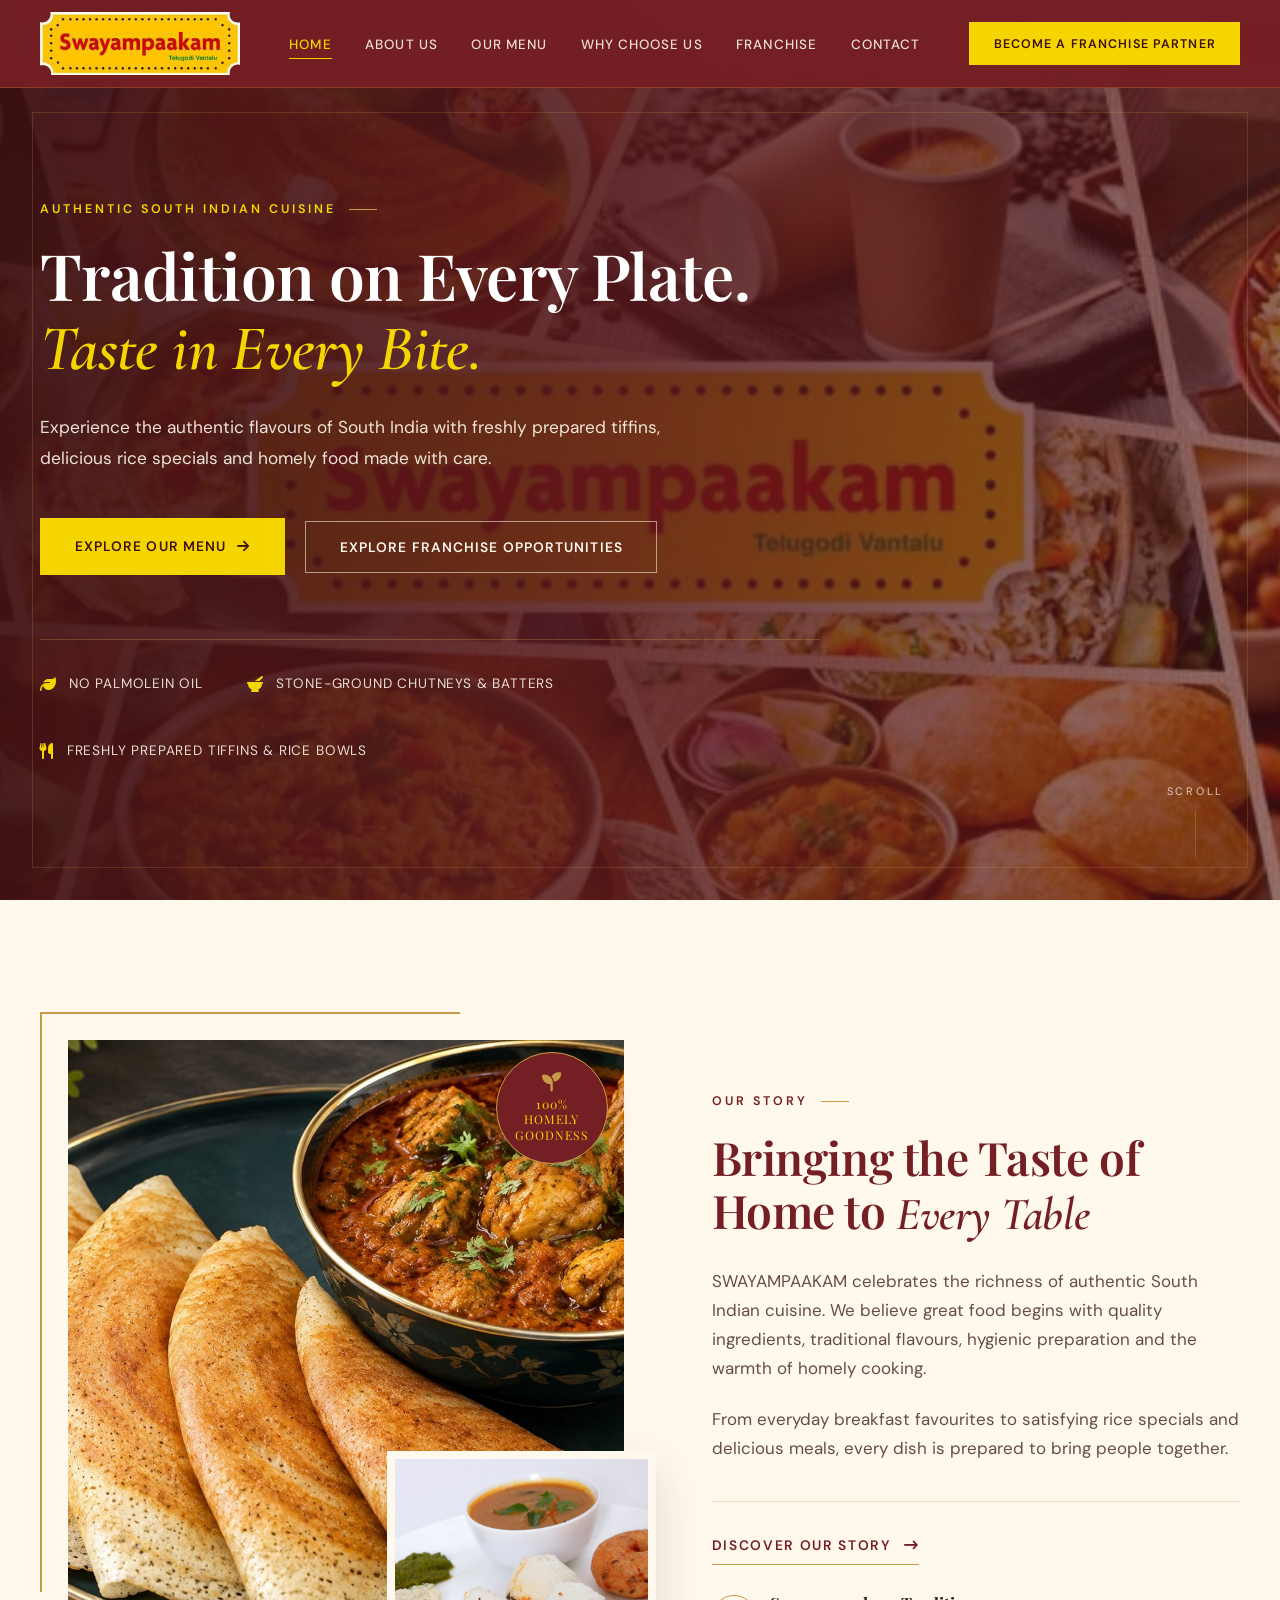
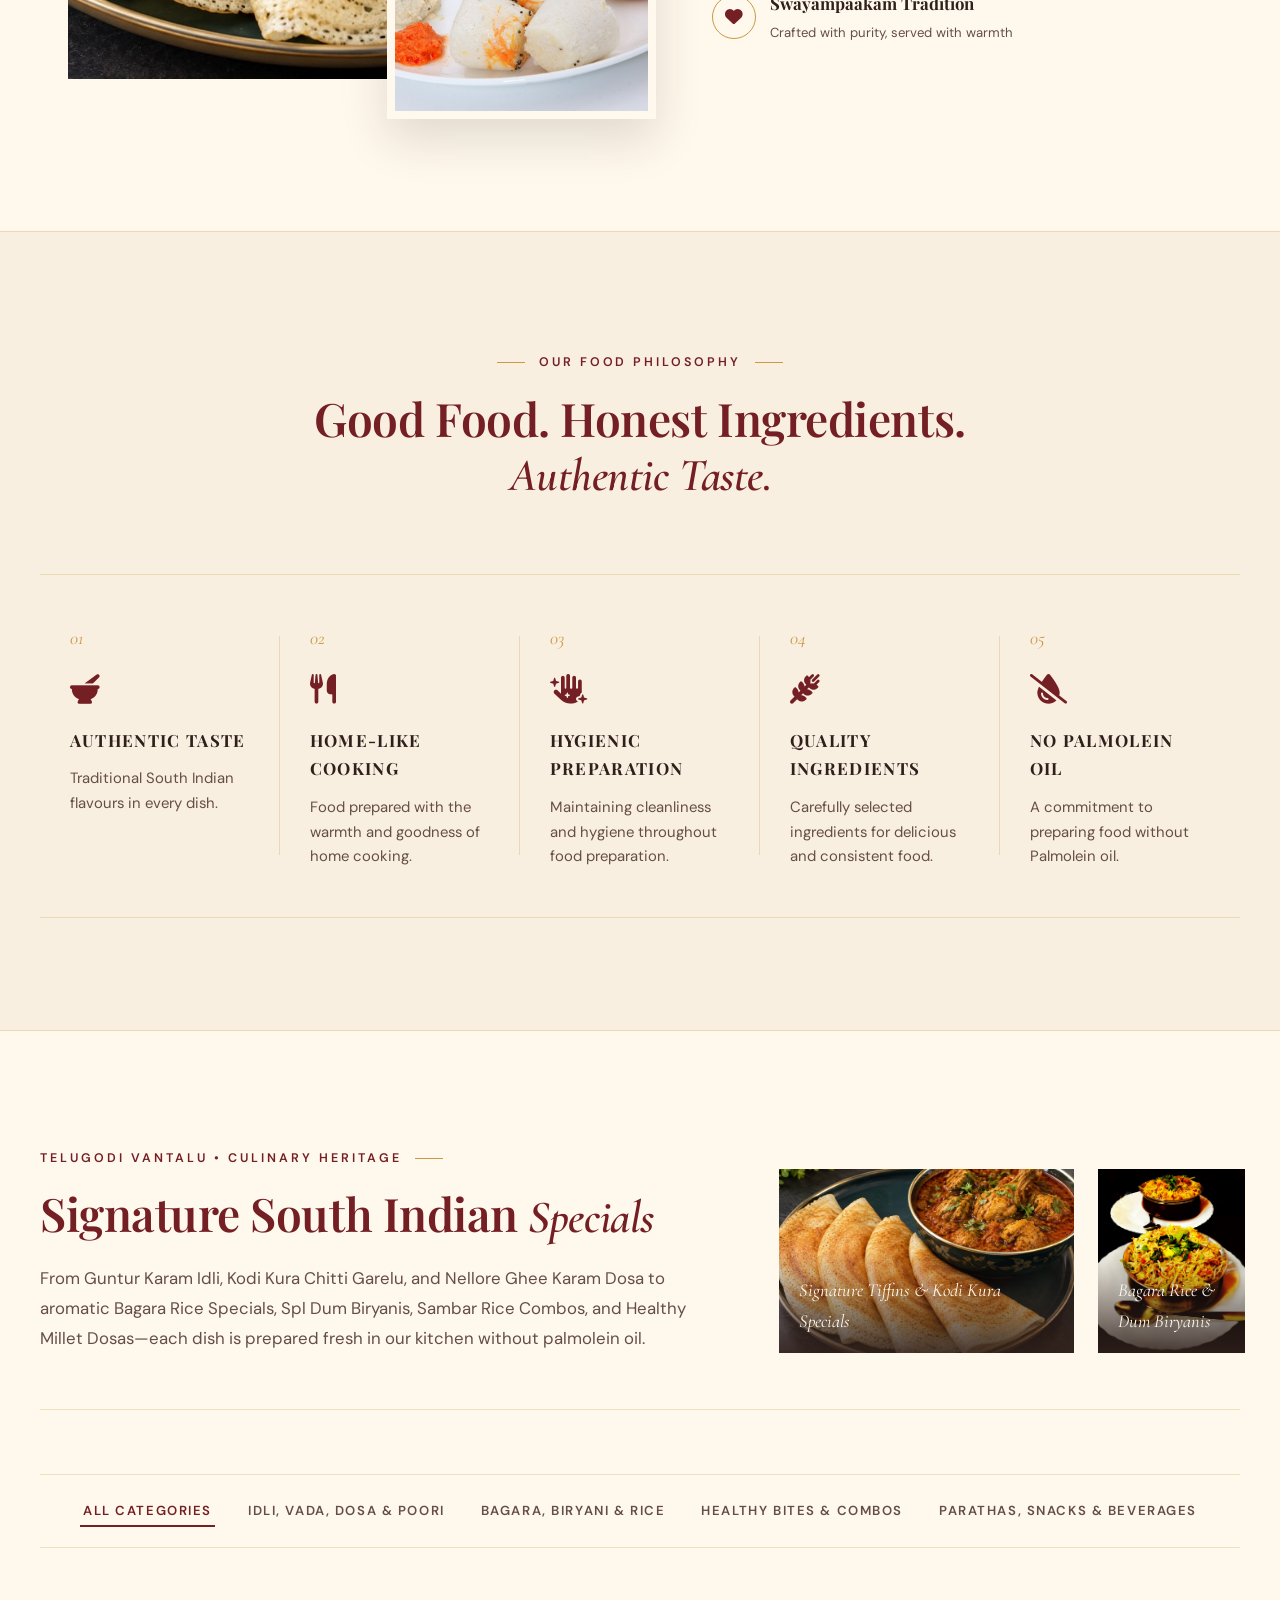
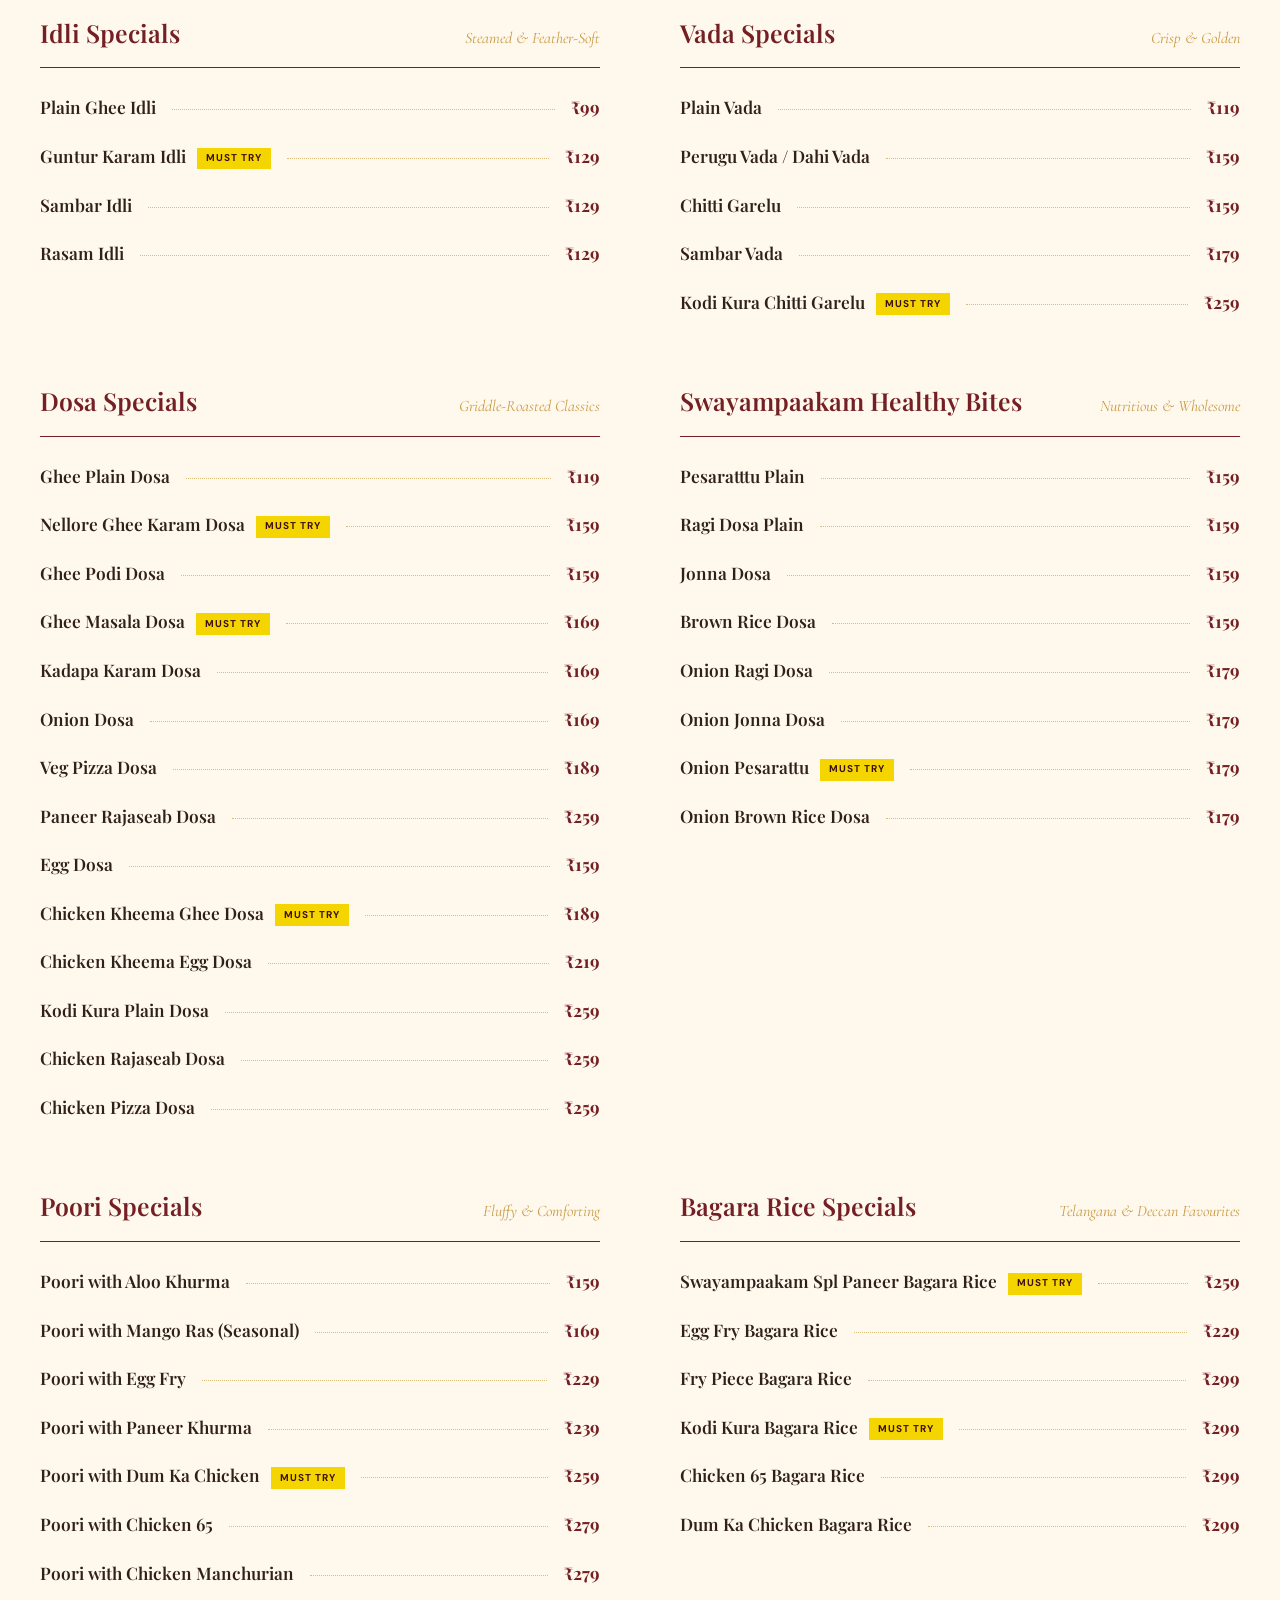
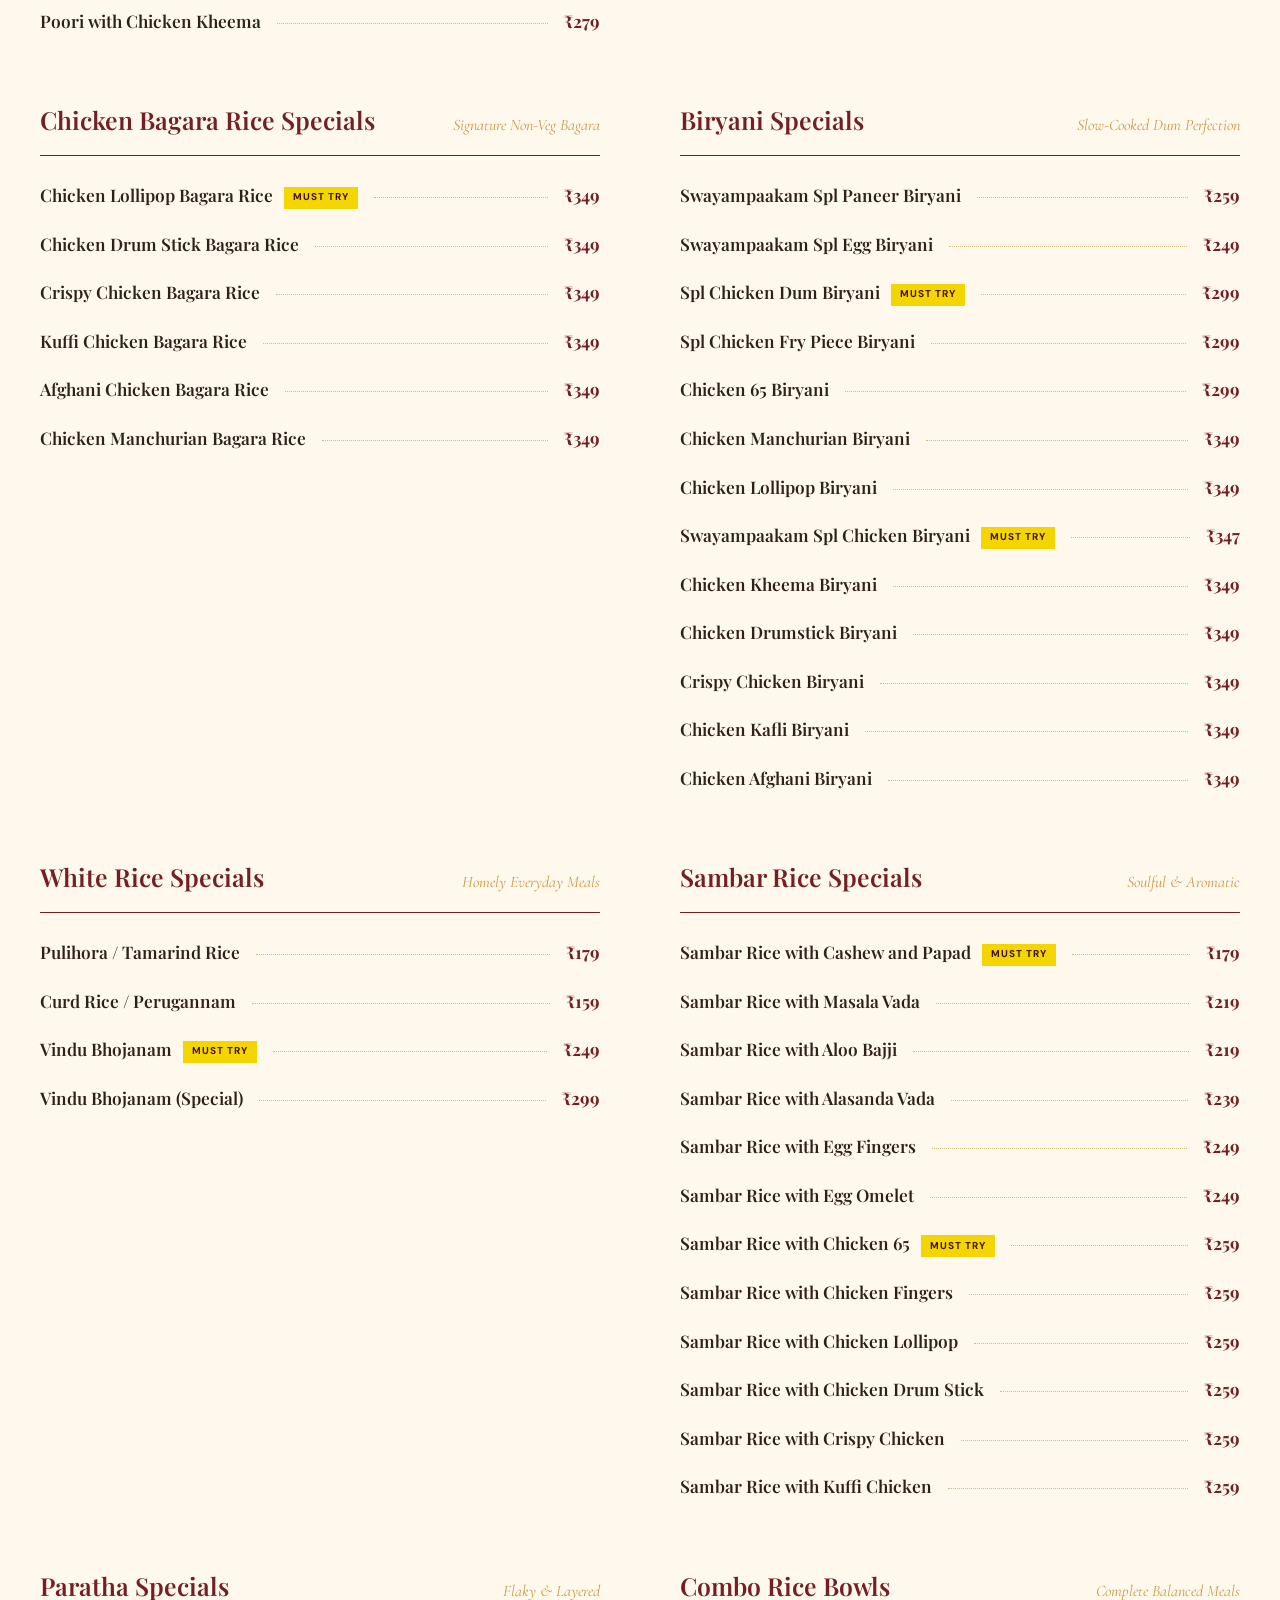
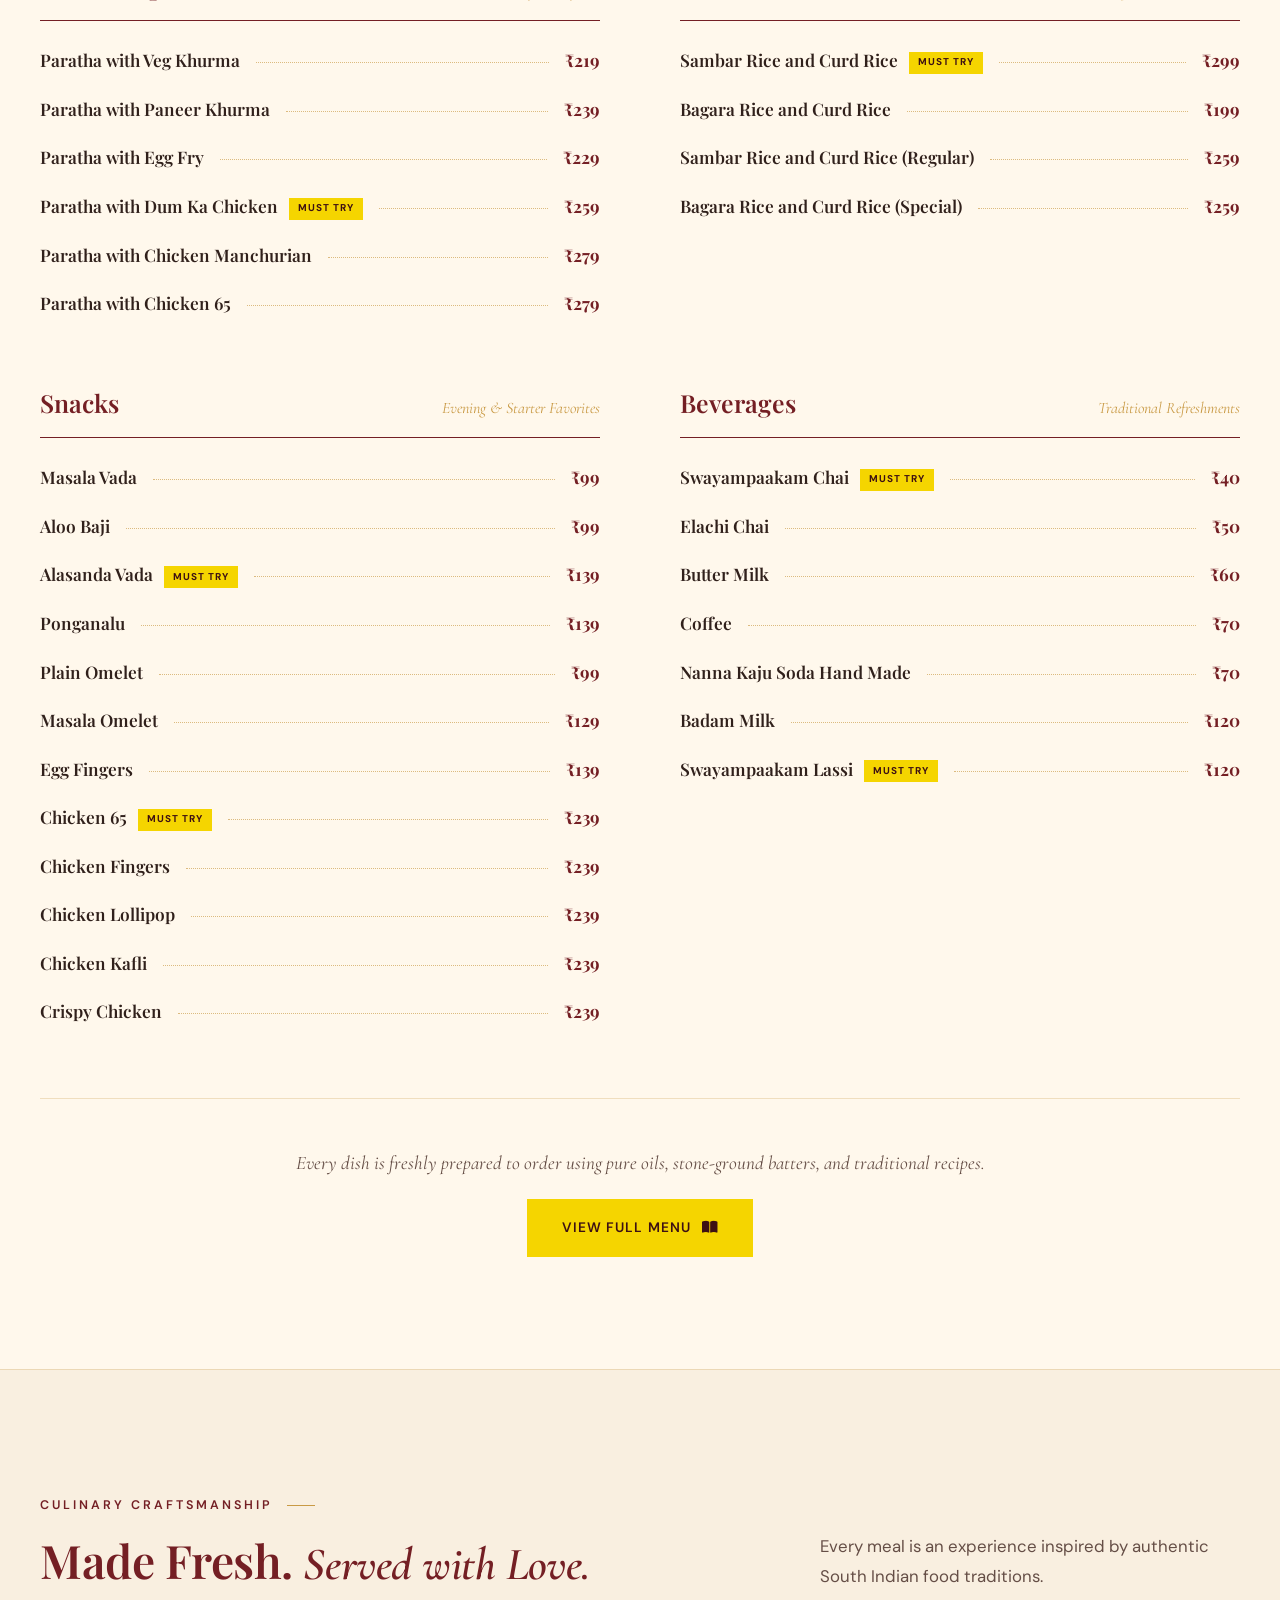
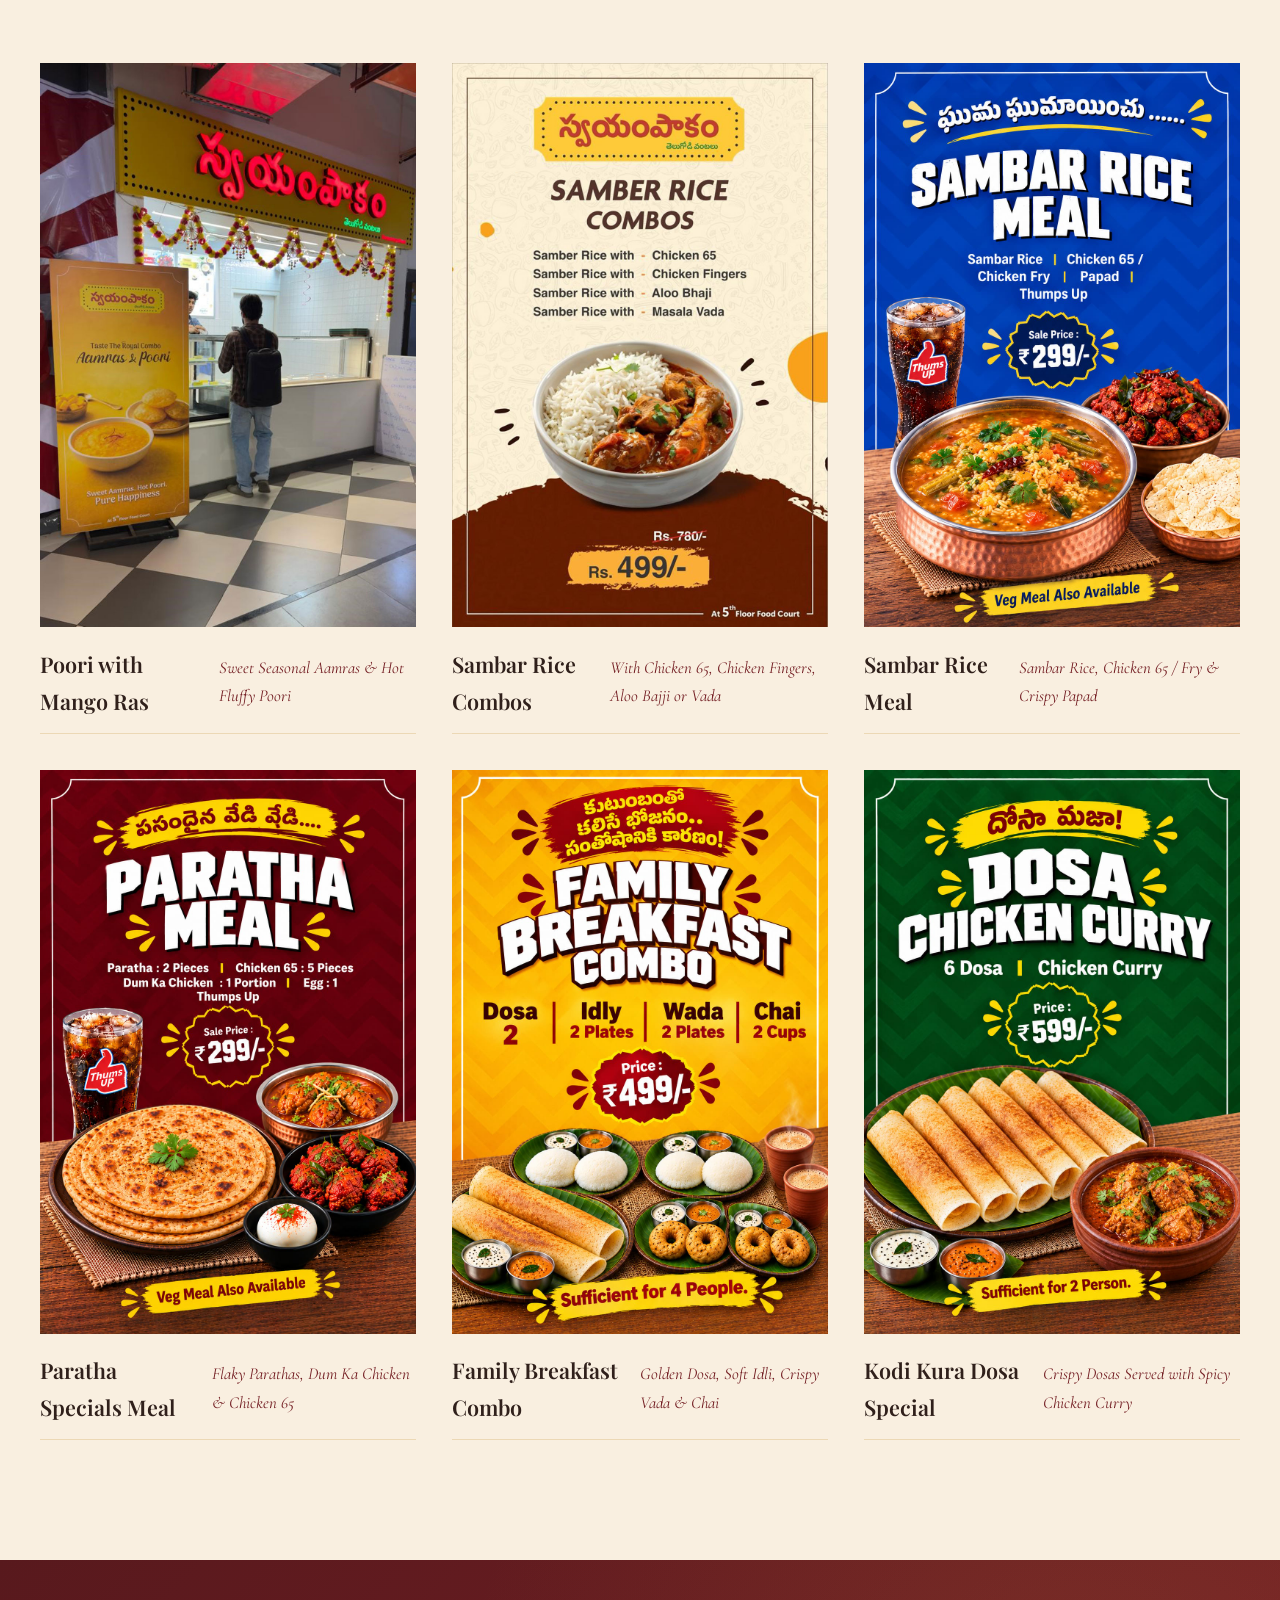
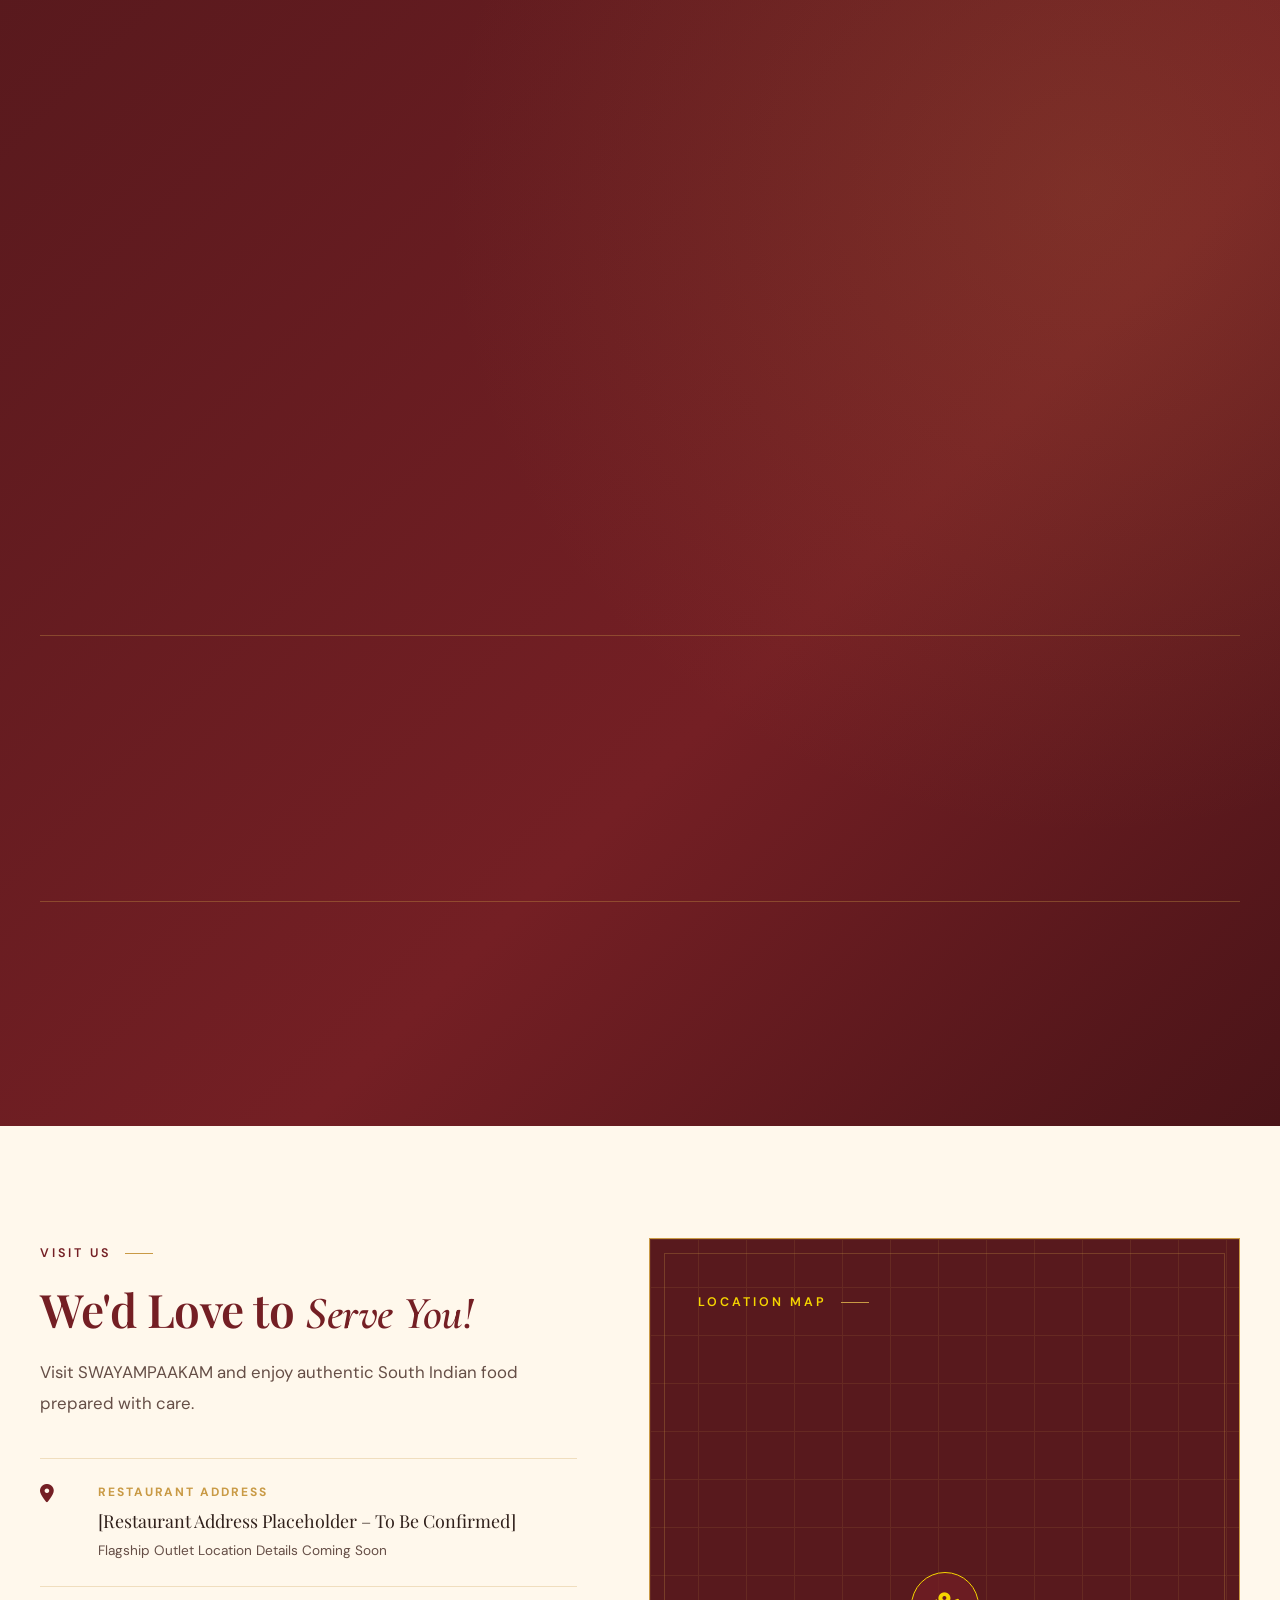
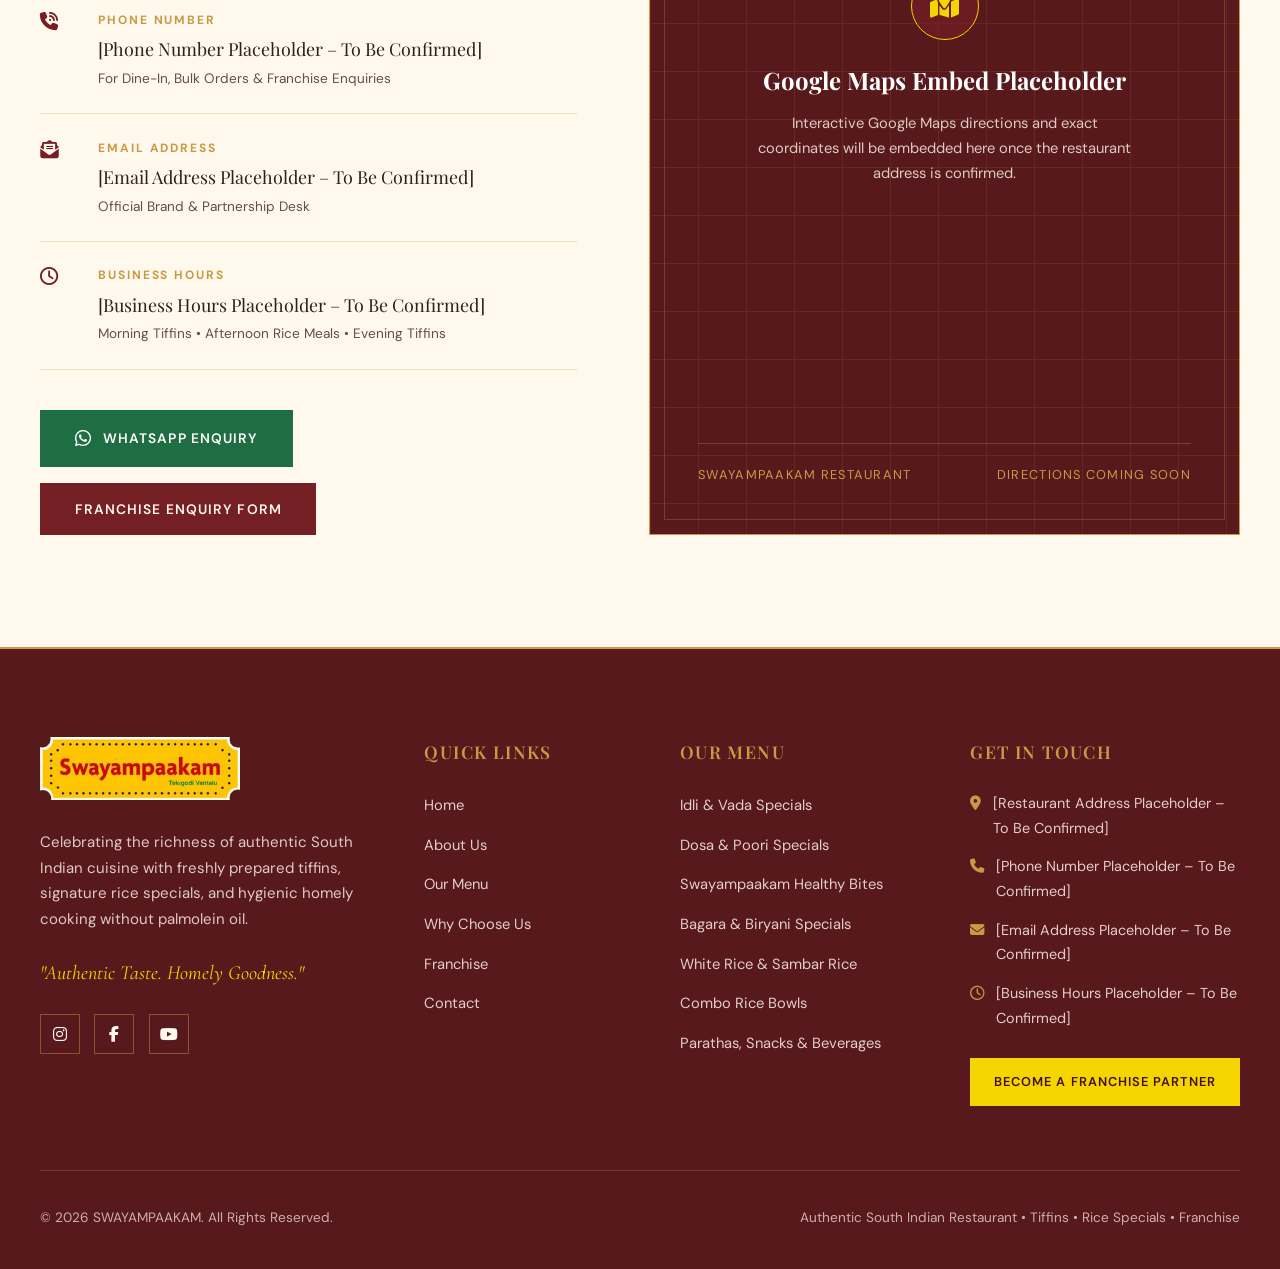
<file: index.html>
<!DOCTYPE html>
<html lang="en">

<head>
  <meta charset="UTF-8" />
  <meta name="viewport" content="width=device-width, initial-scale=1.0" />
  <title>SWAYAMPAAKAM | Authentic South Indian Restaurant, Tiffins &amp; Franchise</title>
  <meta name="description"
    content="Experience the authentic flavours of South India at SWAYAMPAAKAM with freshly prepared tiffins, delicious rice specials, and homely food made without palmolein oil. Explore franchise opportunities." />

  <!-- Google Fonts -->
  <link rel="preconnect" href="https://fonts.googleapis.com" />
  <link rel="preconnect" href="https://fonts.gstatic.com" crossorigin />
  <link
    href="https://fonts.googleapis.com/css2?family=Cormorant+Garamond:ital,wght@0,500;0,600;0,700;1,400;1,600&family=DM+Sans:ital,opsz,wght@0,9..40,300;0,9..40,400;0,9..40,500;0,9..40,600;0,9..40,700;1,9..40,400&family=Playfair+Display:ital,wght@0,500;0,600;0,700;1,400;1,600&display=swap"
    rel="stylesheet" />

  <!-- Font Awesome 6 CDN -->
  <link rel="stylesheet" href="https://cdnjs.cloudflare.com/ajax/libs/font-awesome/6.5.1/css/all.min.css"
    crossorigin="anonymous" referrerpolicy="no-referrer" />

  <!-- Main Stylesheet -->
  <link rel="stylesheet" href="assets/css/style.css" />
</head>

<body>

  <!-- ========================================================================
       STICKY HEADER & NAVIGATION
       ======================================================================== -->
  <header class="site-header" id="siteHeader">
    <div class="container header-inner">
      <a href="index.html" class="brand-logo" aria-label="SWAYAMPAAKAM Home">
        <img src="assets/images/swayampakam-logo.png" alt="SWAYAMPAAKAM">
      </a>

      <nav aria-label="Main Navigation">
        <ul class="nav-menu" id="navMenu">
          <li><a href="index.html" class="nav-link active">Home</a></li>
          <li><a href="about.html" class="nav-link">About Us</a></li>
          <li><a href="menu.html" class="nav-link">Our Menu</a></li>
          <li><a href="why-choose-us.html" class="nav-link">Why Choose Us</a></li>
          <li><a href="franchise.html" class="nav-link">Franchise</a></li>
          <li><a href="contact.html" class="nav-link">Contact</a></li>
        </ul>
      </nav>

      <div class="header-actions">
        <button type="button" class="btn btn-turmeric btn-header-franchise js-open-franchise-modal">
          Become a Franchise Partner
        </button>
        <button type="button" class="mobile-toggle" id="mobileMenuToggle" aria-label="Toggle Navigation"
          aria-expanded="false" aria-controls="navMenu">
          <i class="fa-solid fa-bars"></i>
        </button>
      </div>
    </div>
  </header>

  <main>
    <!-- ======================================================================
         HERO SECTION
         ====================================================================== -->
    <section class="hero" id="home">
      <div class="hero-bg-wrapper">
        <img src="assets/images/hero-spread.jpg"
          alt="Authentic South Indian breakfast spread featuring crispy golden dosa, idli, medu vada, chutneys and piping hot sambar"
          class="hero-bg-image" id="heroParallaxImg" />
        <div class="hero-overlay"></div>
      </div>

      <div class="container">
        <div class="hero-content reveal is-visible">
          <div class="eyebrow eyebrow--left eyebrow--light">AUTHENTIC SOUTH INDIAN CUISINE</div>
          <h1 class="heading-display heading-xl hero-title">
            Tradition on Every Plate.
            <span>Taste in Every Bite.</span>
          </h1>
          <p class="hero-description">
            Experience the authentic flavours of South India with freshly prepared tiffins, delicious rice specials and
            homely food made with care.
          </p>
          <div class="hero-cta-group">
            <a href="menu.html" class="btn btn-turmeric">
              <span>Explore Our Menu</span>
              <i class="fa-solid fa-arrow-right"></i>
            </a>
            <button type="button" class="btn btn-outline-light js-open-franchise-modal">
              <span>Explore Franchise Opportunities</span>
            </button>
          </div>

          <div class="hero-highlights-strip">
            <div class="hero-highlight-item">
              <i class="fa-solid fa-leaf"></i>
              <span>No Palmolein Oil</span>
            </div>
            <div class="hero-highlight-item">
              <i class="fa-solid fa-mortar-pestle"></i>
              <span>Stone-Ground Chutneys &amp; Batters</span>
            </div>
            <div class="hero-highlight-item">
              <i class="fa-solid fa-utensils"></i>
              <span>Freshly Prepared Tiffins &amp; Rice Bowls</span>
            </div>
          </div>
        </div>
      </div>

      <a href="#about" class="scroll-indicator" aria-label="Scroll down to Our Story">
        <span>Scroll</span>
        <span class="scroll-indicator-line"></span>
      </a>
    </section>

    <!-- ======================================================================
         ABOUT SWAYAMPAAKAM
         ====================================================================== -->
    <section class="about-section section-padding" id="about">
      <div class="container">
        <div class="about-grid">
          <div class="about-visual reveal">
            <div class="about-main-image-wrap">
              <img src="assets/images/dosa-chicken.jpg"
                alt="Traditional South Indian idli and tiffin preparation served with sambar and chutneys"
                loading="lazy" />
            </div>
            <div class="about-secondary-image">
              <img src="assets/images/medu-vada.jpg" alt="Golden crisp South Indian Medu Vada prepared fresh"
                loading="lazy" />
            </div>
            <div class="about-seal" aria-hidden="true">
              <i class="fa-solid fa-seedling"></i>
              <span>100% Homely Goodness</span>
            </div>
          </div>

          <div class="about-content reveal reveal-delay-1">
            <div class="eyebrow eyebrow--left">OUR STORY</div>
            <h2 class="heading-display heading-lg">
              Bringing the Taste of Home to <span class="editorial-italic">Every Table</span>
            </h2>
            <p>
              SWAYAMPAAKAM celebrates the richness of authentic South Indian cuisine. We believe great food begins with
              quality ingredients, traditional flavours, hygienic preparation and the warmth of homely cooking.
            </p>
            <p>
              From everyday breakfast favourites to satisfying rice specials and delicious meals, every dish is prepared
              to bring people together.
            </p>

            <div class="about-signature-row">
              <a href="about.html" class="btn-editorial-link">
                <span>Discover Our Story</span>
                <i class="fa-solid fa-arrow-right-long"></i>
              </a>

              <div class="about-promise">
                <div class="about-promise-icon">
                  <i class="fa-solid fa-heart"></i>
                </div>
                <div class="about-promise-text">
                  <strong>Swayampaakam Tradition</strong>
                  <span>Crafted with purity, served with warmth</span>
                </div>
              </div>
            </div>
          </div>
        </div>
      </div>
    </section>

    <!-- ======================================================================
         OUR FOOD PHILOSOPHY – WHY CHOOSE SWAYAMPAAKAM?
         ====================================================================== -->
    <section class="philosophy-section section-padding" id="why-choose-us">
      <div class="container">
        <div class="section-header-center reveal">
          <div class="eyebrow">OUR FOOD PHILOSOPHY</div>
          <h2 class="heading-display heading-lg">
            Good Food. Honest Ingredients. <span class="editorial-italic">Authentic Taste.</span>
          </h2>
        </div>

        <div class="philosophy-strip">
          <article class="philosophy-item reveal">
            <span class="philosophy-num">01</span>
            <i class="fa-solid fa-mortar-pestle philosophy-icon" aria-hidden="true"></i>
            <h3 class="philosophy-title">AUTHENTIC TASTE</h3>
            <p class="philosophy-desc">
              Traditional South Indian flavours in every dish.
            </p>
          </article>

          <article class="philosophy-item reveal reveal-delay-1">
            <span class="philosophy-num">02</span>
            <i class="fa-solid fa-utensils philosophy-icon" aria-hidden="true"></i>
            <h3 class="philosophy-title">HOME-LIKE COOKING</h3>
            <p class="philosophy-desc">
              Food prepared with the warmth and goodness of home cooking.
            </p>
          </article>

          <article class="philosophy-item reveal reveal-delay-2">
            <span class="philosophy-num">03</span>
            <i class="fa-solid fa-hand-sparkles philosophy-icon" aria-hidden="true"></i>
            <h3 class="philosophy-title">HYGIENIC PREPARATION</h3>
            <p class="philosophy-desc">
              Maintaining cleanliness and hygiene throughout food preparation.
            </p>
          </article>

          <article class="philosophy-item reveal reveal-delay-3">
            <span class="philosophy-num">04</span>
            <i class="fa-solid fa-wheat-awn philosophy-icon" aria-hidden="true"></i>
            <h3 class="philosophy-title">QUALITY INGREDIENTS</h3>
            <p class="philosophy-desc">
              Carefully selected ingredients for delicious and consistent food.
            </p>
          </article>

          <article class="philosophy-item reveal reveal-delay-4">
            <span class="philosophy-num">05</span>
            <i class="fa-solid fa-droplet-slash philosophy-icon" aria-hidden="true"></i>
            <h3 class="philosophy-title">NO PALMOLEIN OIL</h3>
            <p class="philosophy-desc">
              A commitment to preparing food without Palmolein oil.
            </p>
          </article>
        </div>
      </div>
    </section>

    <!-- ======================================================================
         OUR MENU – SIGNATURE SOUTH INDIAN SPECIALS
         ====================================================================== -->
    <section class="menu-section section-padding" id="menu">
      <div class="container">
        <div class="menu-editorial-hero reveal">
          <div>
            <div class="eyebrow eyebrow--left">TELUGODI VANTALU &bull; CULINARY HERITAGE</div>
            <h2 class="heading-display heading-lg" style="color: var(--maroon-primary); margin-bottom: 1.15rem;">
              Signature South Indian <span class="editorial-italic">Specials</span>
            </h2>
            <p class="lead-text">
              From Guntur Karam Idli, Kodi Kura Chitti Garelu, and Nellore Ghee Karam Dosa to aromatic Bagara Rice
              Specials, Spl Dum Biryanis, Sambar Rice Combos, and Healthy Millet Dosas—each dish is prepared fresh in
              our
              kitchen without palmolein oil.
            </p>
          </div>

          <div class="menu-editorial-visuals">
            <div class="menu-photo-tall">
              <img src="assets/images/dosa-chicken.jpg" alt="Crispy Golden Dosa with Spicy Kodi Kura (Chicken Curry)"
                loading="lazy" />
              <div class="menu-photo-caption">Signature Tiffins &amp; Kodi Kura Specials</div>
            </div>
            <div class="menu-photo-accent">
              <img src="assets/images/biryani-special.jpg"
                alt="Aromatic South Indian Biryani and Bagara Rice cooked with traditional spices" loading="lazy" />
              <div class="menu-photo-caption">Bagara Rice &amp; Dum Biryanis</div>
            </div>
          </div>
        </div>

        <!-- Editorial Category Filter Tabs -->
        <div class="menu-filter-bar reveal" role="tablist" aria-label="Menu Categories">
          <button type="button" class="menu-filter-btn active" data-filter="all" role="tab" aria-selected="true">All
            Categories</button>
          <button type="button" class="menu-filter-btn" data-filter="tiffins" role="tab" aria-selected="false">Idli,
            Vada, Dosa &amp; Poori</button>
          <button type="button" class="menu-filter-btn" data-filter="rice" role="tab" aria-selected="false">Bagara,
            Biryani &amp; Rice</button>
          <button type="button" class="menu-filter-btn" data-filter="healthy-combos" role="tab"
            aria-selected="false">Healthy Bites &amp; Combos</button>
          <button type="button" class="menu-filter-btn" data-filter="snacks-beverages" role="tab"
            aria-selected="false">Parathas, Snacks &amp; Beverages</button>
        </div>

        <!-- Menu Categories in Premium Editorial Columns -->
        <div class="menu-editorial-columns" id="menuColumnsGrid">
          <!-- 1. Idli Specials -->
          <div class="menu-category-block reveal" data-group="tiffins">
            <div class="menu-category-header">
              <h3 class="menu-category-title">Idli Specials</h3>
              <span class="menu-category-subtitle">Steamed &amp; Feather-Soft</span>
            </div>
            <ul class="menu-list">
              <li class="menu-item">
                <div class="menu-item-line">
                  <span class="menu-item-name">Plain Ghee Idli</span>
                  <span class="menu-item-dots"></span>
                  <span class="menu-item-price">₹99</span>
                </div>
              </li>
              <li class="menu-item">
                <div class="menu-item-line">
                  <span class="menu-item-name">Guntur Karam Idli <span class="menu-badge-must">Must Try</span></span>
                  <span class="menu-item-dots"></span>
                  <span class="menu-item-price">₹129</span>
                </div>
              </li>
              <li class="menu-item">
                <div class="menu-item-line">
                  <span class="menu-item-name">Sambar Idli</span>
                  <span class="menu-item-dots"></span>
                  <span class="menu-item-price">₹129</span>
                </div>
              </li>
              <li class="menu-item">
                <div class="menu-item-line">
                  <span class="menu-item-name">Rasam Idli</span>
                  <span class="menu-item-dots"></span>
                  <span class="menu-item-price">₹129</span>
                </div>
              </li>
            </ul>
          </div>

          <!-- 2. Vada Specials -->
          <div class="menu-category-block reveal" data-group="tiffins">
            <div class="menu-category-header">
              <h3 class="menu-category-title">Vada Specials</h3>
              <span class="menu-category-subtitle">Crisp &amp; Golden</span>
            </div>
            <ul class="menu-list">
              <li class="menu-item">
                <div class="menu-item-line">
                  <span class="menu-item-name">Plain Vada</span>
                  <span class="menu-item-dots"></span>
                  <span class="menu-item-price">₹119</span>
                </div>
              </li>
              <li class="menu-item">
                <div class="menu-item-line">
                  <span class="menu-item-name">Perugu Vada / Dahi Vada</span>
                  <span class="menu-item-dots"></span>
                  <span class="menu-item-price">₹159</span>
                </div>
              </li>
              <li class="menu-item">
                <div class="menu-item-line">
                  <span class="menu-item-name">Chitti Garelu</span>
                  <span class="menu-item-dots"></span>
                  <span class="menu-item-price">₹159</span>
                </div>
              </li>
              <li class="menu-item">
                <div class="menu-item-line">
                  <span class="menu-item-name">Sambar Vada</span>
                  <span class="menu-item-dots"></span>
                  <span class="menu-item-price">₹179</span>
                </div>
              </li>
              <li class="menu-item">
                <div class="menu-item-line">
                  <span class="menu-item-name">Kodi Kura Chitti Garelu <span class="menu-badge-must">Must
                      Try</span></span>
                  <span class="menu-item-dots"></span>
                  <span class="menu-item-price">₹259</span>
                </div>
              </li>
            </ul>
          </div>

          <!-- 3. Dosa Specials -->
          <div class="menu-category-block reveal" data-group="tiffins">
            <div class="menu-category-header">
              <h3 class="menu-category-title">Dosa Specials</h3>
              <span class="menu-category-subtitle">Griddle-Roasted Classics</span>
            </div>
            <ul class="menu-list">
              <li class="menu-item">
                <div class="menu-item-line">
                  <span class="menu-item-name">Ghee Plain Dosa</span>
                  <span class="menu-item-dots"></span>
                  <span class="menu-item-price">₹119</span>
                </div>
              </li>
              <li class="menu-item">
                <div class="menu-item-line">
                  <span class="menu-item-name">Nellore Ghee Karam Dosa <span class="menu-badge-must">Must
                      Try</span></span>
                  <span class="menu-item-dots"></span>
                  <span class="menu-item-price">₹159</span>
                </div>
              </li>
              <li class="menu-item">
                <div class="menu-item-line">
                  <span class="menu-item-name">Ghee Podi Dosa</span>
                  <span class="menu-item-dots"></span>
                  <span class="menu-item-price">₹159</span>
                </div>
              </li>
              <li class="menu-item">
                <div class="menu-item-line">
                  <span class="menu-item-name">Ghee Masala Dosa <span class="menu-badge-must">Must Try</span></span>
                  <span class="menu-item-dots"></span>
                  <span class="menu-item-price">₹169</span>
                </div>
              </li>
              <li class="menu-item">
                <div class="menu-item-line">
                  <span class="menu-item-name">Kadapa Karam Dosa</span>
                  <span class="menu-item-dots"></span>
                  <span class="menu-item-price">₹169</span>
                </div>
              </li>
              <li class="menu-item">
                <div class="menu-item-line">
                  <span class="menu-item-name">Onion Dosa</span>
                  <span class="menu-item-dots"></span>
                  <span class="menu-item-price">₹169</span>
                </div>
              </li>
              <li class="menu-item">
                <div class="menu-item-line">
                  <span class="menu-item-name">Veg Pizza Dosa</span>
                  <span class="menu-item-dots"></span>
                  <span class="menu-item-price">₹189</span>
                </div>
              </li>
              <li class="menu-item">
                <div class="menu-item-line">
                  <span class="menu-item-name">Paneer Rajaseab Dosa</span>
                  <span class="menu-item-dots"></span>
                  <span class="menu-item-price">₹259</span>
                </div>
              </li>
              <li class="menu-item">
                <div class="menu-item-line">
                  <span class="menu-item-name">Egg Dosa</span>
                  <span class="menu-item-dots"></span>
                  <span class="menu-item-price">₹159</span>
                </div>
              </li>
              <li class="menu-item">
                <div class="menu-item-line">
                  <span class="menu-item-name">Chicken Kheema Ghee Dosa <span class="menu-badge-must">Must
                      Try</span></span>
                  <span class="menu-item-dots"></span>
                  <span class="menu-item-price">₹189</span>
                </div>
              </li>
              <li class="menu-item">
                <div class="menu-item-line">
                  <span class="menu-item-name">Chicken Kheema Egg Dosa</span>
                  <span class="menu-item-dots"></span>
                  <span class="menu-item-price">₹219</span>
                </div>
              </li>
              <li class="menu-item">
                <div class="menu-item-line">
                  <span class="menu-item-name">Kodi Kura Plain Dosa</span>
                  <span class="menu-item-dots"></span>
                  <span class="menu-item-price">₹259</span>
                </div>
              </li>
              <li class="menu-item">
                <div class="menu-item-line">
                  <span class="menu-item-name">Chicken Rajaseab Dosa</span>
                  <span class="menu-item-dots"></span>
                  <span class="menu-item-price">₹259</span>
                </div>
              </li>
              <li class="menu-item">
                <div class="menu-item-line">
                  <span class="menu-item-name">Chicken Pizza Dosa</span>
                  <span class="menu-item-dots"></span>
                  <span class="menu-item-price">₹259</span>
                </div>
              </li>
            </ul>
          </div>

          <!-- 4. Swayampaakam Healthy Bites -->
          <div class="menu-category-block reveal" data-group="healthy-combos">
            <div class="menu-category-header">
              <h3 class="menu-category-title">Swayampaakam Healthy Bites</h3>
              <span class="menu-category-subtitle">Nutritious &amp; Wholesome</span>
            </div>
            <ul class="menu-list">
              <li class="menu-item">
                <div class="menu-item-line">
                  <span class="menu-item-name">Pesaratttu Plain</span>
                  <span class="menu-item-dots"></span>
                  <span class="menu-item-price">₹159</span>
                </div>
              </li>
              <li class="menu-item">
                <div class="menu-item-line">
                  <span class="menu-item-name">Ragi Dosa Plain</span>
                  <span class="menu-item-dots"></span>
                  <span class="menu-item-price">₹159</span>
                </div>
              </li>
              <li class="menu-item">
                <div class="menu-item-line">
                  <span class="menu-item-name">Jonna Dosa</span>
                  <span class="menu-item-dots"></span>
                  <span class="menu-item-price">₹159</span>
                </div>
              </li>
              <li class="menu-item">
                <div class="menu-item-line">
                  <span class="menu-item-name">Brown Rice Dosa</span>
                  <span class="menu-item-dots"></span>
                  <span class="menu-item-price">₹159</span>
                </div>
              </li>
              <li class="menu-item">
                <div class="menu-item-line">
                  <span class="menu-item-name">Onion Ragi Dosa</span>
                  <span class="menu-item-dots"></span>
                  <span class="menu-item-price">₹179</span>
                </div>
              </li>
              <li class="menu-item">
                <div class="menu-item-line">
                  <span class="menu-item-name">Onion Jonna Dosa</span>
                  <span class="menu-item-dots"></span>
                  <span class="menu-item-price">₹179</span>
                </div>
              </li>
              <li class="menu-item">
                <div class="menu-item-line">
                  <span class="menu-item-name">Onion Pesarattu <span class="menu-badge-must">Must Try</span></span>
                  <span class="menu-item-dots"></span>
                  <span class="menu-item-price">₹179</span>
                </div>
              </li>
              <li class="menu-item">
                <div class="menu-item-line">
                  <span class="menu-item-name">Onion Brown Rice Dosa</span>
                  <span class="menu-item-dots"></span>
                  <span class="menu-item-price">₹179</span>
                </div>
              </li>
            </ul>
          </div>

          <!-- 5. Poori Specials -->
          <div class="menu-category-block reveal" data-group="tiffins">
            <div class="menu-category-header">
              <h3 class="menu-category-title">Poori Specials</h3>
              <span class="menu-category-subtitle">Fluffy &amp; Comforting</span>
            </div>
            <ul class="menu-list">
              <li class="menu-item">
                <div class="menu-item-line">
                  <span class="menu-item-name">Poori with Aloo Khurma</span>
                  <span class="menu-item-dots"></span>
                  <span class="menu-item-price">₹159</span>
                </div>
              </li>
              <li class="menu-item">
                <div class="menu-item-line">
                  <span class="menu-item-name">Poori with Mango Ras (Seasonal)</span>
                  <span class="menu-item-dots"></span>
                  <span class="menu-item-price">₹169</span>
                </div>
              </li>
              <li class="menu-item">
                <div class="menu-item-line">
                  <span class="menu-item-name">Poori with Egg Fry</span>
                  <span class="menu-item-dots"></span>
                  <span class="menu-item-price">₹229</span>
                </div>
              </li>
              <li class="menu-item">
                <div class="menu-item-line">
                  <span class="menu-item-name">Poori with Paneer Khurma</span>
                  <span class="menu-item-dots"></span>
                  <span class="menu-item-price">₹239</span>
                </div>
              </li>
              <li class="menu-item">
                <div class="menu-item-line">
                  <span class="menu-item-name">Poori with Dum Ka Chicken <span class="menu-badge-must">Must
                      Try</span></span>
                  <span class="menu-item-dots"></span>
                  <span class="menu-item-price">₹259</span>
                </div>
              </li>
              <li class="menu-item">
                <div class="menu-item-line">
                  <span class="menu-item-name">Poori with Chicken 65</span>
                  <span class="menu-item-dots"></span>
                  <span class="menu-item-price">₹279</span>
                </div>
              </li>
              <li class="menu-item">
                <div class="menu-item-line">
                  <span class="menu-item-name">Poori with Chicken Manchurian</span>
                  <span class="menu-item-dots"></span>
                  <span class="menu-item-price">₹279</span>
                </div>
              </li>
              <li class="menu-item">
                <div class="menu-item-line">
                  <span class="menu-item-name">Poori with Chicken Kheema</span>
                  <span class="menu-item-dots"></span>
                  <span class="menu-item-price">₹279</span>
                </div>
              </li>
            </ul>
          </div>

          <!-- 6. Bagara Rice Specials -->
          <div class="menu-category-block reveal" data-group="rice">
            <div class="menu-category-header">
              <h3 class="menu-category-title">Bagara Rice Specials</h3>
              <span class="menu-category-subtitle">Telangana &amp; Deccan Favourites</span>
            </div>
            <ul class="menu-list">
              <li class="menu-item">
                <div class="menu-item-line">
                  <span class="menu-item-name">Swayampaakam Spl Paneer Bagara Rice <span class="menu-badge-must">Must
                      Try</span></span>
                  <span class="menu-item-dots"></span>
                  <span class="menu-item-price">₹259</span>
                </div>
              </li>
              <li class="menu-item">
                <div class="menu-item-line">
                  <span class="menu-item-name">Egg Fry Bagara Rice</span>
                  <span class="menu-item-dots"></span>
                  <span class="menu-item-price">₹229</span>
                </div>
              </li>
              <li class="menu-item">
                <div class="menu-item-line">
                  <span class="menu-item-name">Fry Piece Bagara Rice</span>
                  <span class="menu-item-dots"></span>
                  <span class="menu-item-price">₹299</span>
                </div>
              </li>
              <li class="menu-item">
                <div class="menu-item-line">
                  <span class="menu-item-name">Kodi Kura Bagara Rice <span class="menu-badge-must">Must
                      Try</span></span>
                  <span class="menu-item-dots"></span>
                  <span class="menu-item-price">₹299</span>
                </div>
              </li>
              <li class="menu-item">
                <div class="menu-item-line">
                  <span class="menu-item-name">Chicken 65 Bagara Rice</span>
                  <span class="menu-item-dots"></span>
                  <span class="menu-item-price">₹299</span>
                </div>
              </li>
              <li class="menu-item">
                <div class="menu-item-line">
                  <span class="menu-item-name">Dum Ka Chicken Bagara Rice</span>
                  <span class="menu-item-dots"></span>
                  <span class="menu-item-price">₹299</span>
                </div>
              </li>
            </ul>
          </div>

          <!-- 7. Chicken Bagara Rice Specials -->
          <div class="menu-category-block reveal" data-group="rice">
            <div class="menu-category-header">
              <h3 class="menu-category-title">Chicken Bagara Rice Specials</h3>
              <span class="menu-category-subtitle">Signature Non-Veg Bagara</span>
            </div>
            <ul class="menu-list">
              <li class="menu-item">
                <div class="menu-item-line">
                  <span class="menu-item-name">Chicken Lollipop Bagara Rice <span class="menu-badge-must">Must
                      Try</span></span>
                  <span class="menu-item-dots"></span>
                  <span class="menu-item-price">₹349</span>
                </div>
              </li>
              <li class="menu-item">
                <div class="menu-item-line">
                  <span class="menu-item-name">Chicken Drum Stick Bagara Rice</span>
                  <span class="menu-item-dots"></span>
                  <span class="menu-item-price">₹349</span>
                </div>
              </li>
              <li class="menu-item">
                <div class="menu-item-line">
                  <span class="menu-item-name">Crispy Chicken Bagara Rice</span>
                  <span class="menu-item-dots"></span>
                  <span class="menu-item-price">₹349</span>
                </div>
              </li>
              <li class="menu-item">
                <div class="menu-item-line">
                  <span class="menu-item-name">Kuffi Chicken Bagara Rice</span>
                  <span class="menu-item-dots"></span>
                  <span class="menu-item-price">₹349</span>
                </div>
              </li>
              <li class="menu-item">
                <div class="menu-item-line">
                  <span class="menu-item-name">Afghani Chicken Bagara Rice</span>
                  <span class="menu-item-dots"></span>
                  <span class="menu-item-price">₹349</span>
                </div>
              </li>
              <li class="menu-item">
                <div class="menu-item-line">
                  <span class="menu-item-name">Chicken Manchurian Bagara Rice</span>
                  <span class="menu-item-dots"></span>
                  <span class="menu-item-price">₹349</span>
                </div>
              </li>
            </ul>
          </div>

          <!-- 8. Biryani Specials -->
          <div class="menu-category-block reveal" data-group="rice">
            <div class="menu-category-header">
              <h3 class="menu-category-title">Biryani Specials</h3>
              <span class="menu-category-subtitle">Slow-Cooked Dum Perfection</span>
            </div>
            <ul class="menu-list">
              <li class="menu-item">
                <div class="menu-item-line">
                  <span class="menu-item-name">Swayampaakam Spl Paneer Biryani</span>
                  <span class="menu-item-dots"></span>
                  <span class="menu-item-price">₹259</span>
                </div>
              </li>
              <li class="menu-item">
                <div class="menu-item-line">
                  <span class="menu-item-name">Swayampaakam Spl Egg Biryani</span>
                  <span class="menu-item-dots"></span>
                  <span class="menu-item-price">₹249</span>
                </div>
              </li>
              <li class="menu-item">
                <div class="menu-item-line">
                  <span class="menu-item-name">Spl Chicken Dum Biryani <span class="menu-badge-must">Must
                      Try</span></span>
                  <span class="menu-item-dots"></span>
                  <span class="menu-item-price">₹299</span>
                </div>
              </li>
              <li class="menu-item">
                <div class="menu-item-line">
                  <span class="menu-item-name">Spl Chicken Fry Piece Biryani</span>
                  <span class="menu-item-dots"></span>
                  <span class="menu-item-price">₹299</span>
                </div>
              </li>
              <li class="menu-item">
                <div class="menu-item-line">
                  <span class="menu-item-name">Chicken 65 Biryani</span>
                  <span class="menu-item-dots"></span>
                  <span class="menu-item-price">₹299</span>
                </div>
              </li>
              <li class="menu-item">
                <div class="menu-item-line">
                  <span class="menu-item-name">Chicken Manchurian Biryani</span>
                  <span class="menu-item-dots"></span>
                  <span class="menu-item-price">₹349</span>
                </div>
              </li>
              <li class="menu-item">
                <div class="menu-item-line">
                  <span class="menu-item-name">Chicken Lollipop Biryani</span>
                  <span class="menu-item-dots"></span>
                  <span class="menu-item-price">₹349</span>
                </div>
              </li>
              <li class="menu-item">
                <div class="menu-item-line">
                  <span class="menu-item-name">Swayampaakam Spl Chicken Biryani <span class="menu-badge-must">Must
                      Try</span></span>
                  <span class="menu-item-dots"></span>
                  <span class="menu-item-price">₹347</span>
                </div>
              </li>
              <li class="menu-item">
                <div class="menu-item-line">
                  <span class="menu-item-name">Chicken Kheema Biryani</span>
                  <span class="menu-item-dots"></span>
                  <span class="menu-item-price">₹349</span>
                </div>
              </li>
              <li class="menu-item">
                <div class="menu-item-line">
                  <span class="menu-item-name">Chicken Drumstick Biryani</span>
                  <span class="menu-item-dots"></span>
                  <span class="menu-item-price">₹349</span>
                </div>
              </li>
              <li class="menu-item">
                <div class="menu-item-line">
                  <span class="menu-item-name">Crispy Chicken Biryani</span>
                  <span class="menu-item-dots"></span>
                  <span class="menu-item-price">₹349</span>
                </div>
              </li>
              <li class="menu-item">
                <div class="menu-item-line">
                  <span class="menu-item-name">Chicken Kafli Biryani</span>
                  <span class="menu-item-dots"></span>
                  <span class="menu-item-price">₹349</span>
                </div>
              </li>
              <li class="menu-item">
                <div class="menu-item-line">
                  <span class="menu-item-name">Chicken Afghani Biryani</span>
                  <span class="menu-item-dots"></span>
                  <span class="menu-item-price">₹349</span>
                </div>
              </li>
            </ul>
          </div>

          <!-- 9. White Rice Specials -->
          <div class="menu-category-block reveal" data-group="rice">
            <div class="menu-category-header">
              <h3 class="menu-category-title">White Rice Specials</h3>
              <span class="menu-category-subtitle">Homely Everyday Meals</span>
            </div>
            <ul class="menu-list">
              <li class="menu-item">
                <div class="menu-item-line">
                  <span class="menu-item-name">Pulihora / Tamarind Rice</span>
                  <span class="menu-item-dots"></span>
                  <span class="menu-item-price">₹179</span>
                </div>
              </li>
              <li class="menu-item">
                <div class="menu-item-line">
                  <span class="menu-item-name">Curd Rice / Perugannam</span>
                  <span class="menu-item-dots"></span>
                  <span class="menu-item-price">₹159</span>
                </div>
              </li>
              <li class="menu-item">
                <div class="menu-item-line">
                  <span class="menu-item-name">Vindu Bhojanam <span class="menu-badge-must">Must Try</span></span>
                  <span class="menu-item-dots"></span>
                  <span class="menu-item-price">₹249</span>
                </div>
              </li>
              <li class="menu-item">
                <div class="menu-item-line">
                  <span class="menu-item-name">Vindu Bhojanam (Special)</span>
                  <span class="menu-item-dots"></span>
                  <span class="menu-item-price">₹299</span>
                </div>
              </li>
            </ul>
          </div>

          <!-- 10. Sambar Rice Specials -->
          <div class="menu-category-block reveal" data-group="rice">
            <div class="menu-category-header">
              <h3 class="menu-category-title">Sambar Rice Specials</h3>
              <span class="menu-category-subtitle">Soulful &amp; Aromatic</span>
            </div>
            <ul class="menu-list">
              <li class="menu-item">
                <div class="menu-item-line">
                  <span class="menu-item-name">Sambar Rice with Cashew and Papad <span class="menu-badge-must">Must
                      Try</span></span>
                  <span class="menu-item-dots"></span>
                  <span class="menu-item-price">₹179</span>
                </div>
              </li>
              <li class="menu-item">
                <div class="menu-item-line">
                  <span class="menu-item-name">Sambar Rice with Masala Vada</span>
                  <span class="menu-item-dots"></span>
                  <span class="menu-item-price">₹219</span>
                </div>
              </li>
              <li class="menu-item">
                <div class="menu-item-line">
                  <span class="menu-item-name">Sambar Rice with Aloo Bajji</span>
                  <span class="menu-item-dots"></span>
                  <span class="menu-item-price">₹219</span>
                </div>
              </li>
              <li class="menu-item">
                <div class="menu-item-line">
                  <span class="menu-item-name">Sambar Rice with Alasanda Vada</span>
                  <span class="menu-item-dots"></span>
                  <span class="menu-item-price">₹239</span>
                </div>
              </li>
              <li class="menu-item">
                <div class="menu-item-line">
                  <span class="menu-item-name">Sambar Rice with Egg Fingers</span>
                  <span class="menu-item-dots"></span>
                  <span class="menu-item-price">₹249</span>
                </div>
              </li>
              <li class="menu-item">
                <div class="menu-item-line">
                  <span class="menu-item-name">Sambar Rice with Egg Omelet</span>
                  <span class="menu-item-dots"></span>
                  <span class="menu-item-price">₹249</span>
                </div>
              </li>
              <li class="menu-item">
                <div class="menu-item-line">
                  <span class="menu-item-name">Sambar Rice with Chicken 65 <span class="menu-badge-must">Must
                      Try</span></span>
                  <span class="menu-item-dots"></span>
                  <span class="menu-item-price">₹259</span>
                </div>
              </li>
              <li class="menu-item">
                <div class="menu-item-line">
                  <span class="menu-item-name">Sambar Rice with Chicken Fingers</span>
                  <span class="menu-item-dots"></span>
                  <span class="menu-item-price">₹259</span>
                </div>
              </li>
              <li class="menu-item">
                <div class="menu-item-line">
                  <span class="menu-item-name">Sambar Rice with Chicken Lollipop</span>
                  <span class="menu-item-dots"></span>
                  <span class="menu-item-price">₹259</span>
                </div>
              </li>
              <li class="menu-item">
                <div class="menu-item-line">
                  <span class="menu-item-name">Sambar Rice with Chicken Drum Stick</span>
                  <span class="menu-item-dots"></span>
                  <span class="menu-item-price">₹259</span>
                </div>
              </li>
              <li class="menu-item">
                <div class="menu-item-line">
                  <span class="menu-item-name">Sambar Rice with Crispy Chicken</span>
                  <span class="menu-item-dots"></span>
                  <span class="menu-item-price">₹259</span>
                </div>
              </li>
              <li class="menu-item">
                <div class="menu-item-line">
                  <span class="menu-item-name">Sambar Rice with Kuffi Chicken</span>
                  <span class="menu-item-dots"></span>
                  <span class="menu-item-price">₹259</span>
                </div>
              </li>
            </ul>
          </div>

          <!-- 11. Paratha Specials -->
          <div class="menu-category-block reveal" data-group="snacks-beverages">
            <div class="menu-category-header">
              <h3 class="menu-category-title">Paratha Specials</h3>
              <span class="menu-category-subtitle">Flaky &amp; Layered</span>
            </div>
            <ul class="menu-list">
              <li class="menu-item">
                <div class="menu-item-line">
                  <span class="menu-item-name">Paratha with Veg Khurma</span>
                  <span class="menu-item-dots"></span>
                  <span class="menu-item-price">₹219</span>
                </div>
              </li>
              <li class="menu-item">
                <div class="menu-item-line">
                  <span class="menu-item-name">Paratha with Paneer Khurma</span>
                  <span class="menu-item-dots"></span>
                  <span class="menu-item-price">₹239</span>
                </div>
              </li>
              <li class="menu-item">
                <div class="menu-item-line">
                  <span class="menu-item-name">Paratha with Egg Fry</span>
                  <span class="menu-item-dots"></span>
                  <span class="menu-item-price">₹229</span>
                </div>
              </li>
              <li class="menu-item">
                <div class="menu-item-line">
                  <span class="menu-item-name">Paratha with Dum Ka Chicken <span class="menu-badge-must">Must
                      Try</span></span>
                  <span class="menu-item-dots"></span>
                  <span class="menu-item-price">₹259</span>
                </div>
              </li>
              <li class="menu-item">
                <div class="menu-item-line">
                  <span class="menu-item-name">Paratha with Chicken Manchurian</span>
                  <span class="menu-item-dots"></span>
                  <span class="menu-item-price">₹279</span>
                </div>
              </li>
              <li class="menu-item">
                <div class="menu-item-line">
                  <span class="menu-item-name">Paratha with Chicken 65</span>
                  <span class="menu-item-dots"></span>
                  <span class="menu-item-price">₹279</span>
                </div>
              </li>
            </ul>
          </div>

          <!-- 12. Combo Rice Bowls -->
          <div class="menu-category-block reveal" data-group="healthy-combos">
            <div class="menu-category-header">
              <h3 class="menu-category-title">Combo Rice Bowls</h3>
              <span class="menu-category-subtitle">Complete Balanced Meals</span>
            </div>
            <ul class="menu-list">
              <li class="menu-item">
                <div class="menu-item-line">
                  <span class="menu-item-name">Sambar Rice and Curd Rice <span class="menu-badge-must">Must
                      Try</span></span>
                  <span class="menu-item-dots"></span>
                  <span class="menu-item-price">₹299</span>
                </div>
              </li>
              <li class="menu-item">
                <div class="menu-item-line">
                  <span class="menu-item-name">Bagara Rice and Curd Rice</span>
                  <span class="menu-item-dots"></span>
                  <span class="menu-item-price">₹199</span>
                </div>
              </li>
              <li class="menu-item">
                <div class="menu-item-line">
                  <span class="menu-item-name">Sambar Rice and Curd Rice (Regular)</span>
                  <span class="menu-item-dots"></span>
                  <span class="menu-item-price">₹259</span>
                </div>
              </li>
              <li class="menu-item">
                <div class="menu-item-line">
                  <span class="menu-item-name">Bagara Rice and Curd Rice (Special)</span>
                  <span class="menu-item-dots"></span>
                  <span class="menu-item-price">₹259</span>
                </div>
              </li>
            </ul>
          </div>

          <!-- 13. Snacks -->
          <div class="menu-category-block reveal" data-group="snacks-beverages">
            <div class="menu-category-header">
              <h3 class="menu-category-title">Snacks</h3>
              <span class="menu-category-subtitle">Evening &amp; Starter Favorites</span>
            </div>
            <ul class="menu-list">
              <li class="menu-item">
                <div class="menu-item-line">
                  <span class="menu-item-name">Masala Vada</span>
                  <span class="menu-item-dots"></span>
                  <span class="menu-item-price">₹99</span>
                </div>
              </li>
              <li class="menu-item">
                <div class="menu-item-line">
                  <span class="menu-item-name">Aloo Baji</span>
                  <span class="menu-item-dots"></span>
                  <span class="menu-item-price">₹99</span>
                </div>
              </li>
              <li class="menu-item">
                <div class="menu-item-line">
                  <span class="menu-item-name">Alasanda Vada <span class="menu-badge-must">Must Try</span></span>
                  <span class="menu-item-dots"></span>
                  <span class="menu-item-price">₹139</span>
                </div>
              </li>
              <li class="menu-item">
                <div class="menu-item-line">
                  <span class="menu-item-name">Ponganalu</span>
                  <span class="menu-item-dots"></span>
                  <span class="menu-item-price">₹139</span>
                </div>
              </li>
              <li class="menu-item">
                <div class="menu-item-line">
                  <span class="menu-item-name">Plain Omelet</span>
                  <span class="menu-item-dots"></span>
                  <span class="menu-item-price">₹99</span>
                </div>
              </li>
              <li class="menu-item">
                <div class="menu-item-line">
                  <span class="menu-item-name">Masala Omelet</span>
                  <span class="menu-item-dots"></span>
                  <span class="menu-item-price">₹129</span>
                </div>
              </li>
              <li class="menu-item">
                <div class="menu-item-line">
                  <span class="menu-item-name">Egg Fingers</span>
                  <span class="menu-item-dots"></span>
                  <span class="menu-item-price">₹139</span>
                </div>
              </li>
              <li class="menu-item">
                <div class="menu-item-line">
                  <span class="menu-item-name">Chicken 65 <span class="menu-badge-must">Must Try</span></span>
                  <span class="menu-item-dots"></span>
                  <span class="menu-item-price">₹239</span>
                </div>
              </li>
              <li class="menu-item">
                <div class="menu-item-line">
                  <span class="menu-item-name">Chicken Fingers</span>
                  <span class="menu-item-dots"></span>
                  <span class="menu-item-price">₹239</span>
                </div>
              </li>
              <li class="menu-item">
                <div class="menu-item-line">
                  <span class="menu-item-name">Chicken Lollipop</span>
                  <span class="menu-item-dots"></span>
                  <span class="menu-item-price">₹239</span>
                </div>
              </li>
              <li class="menu-item">
                <div class="menu-item-line">
                  <span class="menu-item-name">Chicken Kafli</span>
                  <span class="menu-item-dots"></span>
                  <span class="menu-item-price">₹239</span>
                </div>
              </li>
              <li class="menu-item">
                <div class="menu-item-line">
                  <span class="menu-item-name">Crispy Chicken</span>
                  <span class="menu-item-dots"></span>
                  <span class="menu-item-price">₹239</span>
                </div>
              </li>
            </ul>
          </div>

          <!-- 14. Beverages -->
          <div class="menu-category-block reveal" data-group="snacks-beverages">
            <div class="menu-category-header">
              <h3 class="menu-category-title">Beverages</h3>
              <span class="menu-category-subtitle">Traditional Refreshments</span>
            </div>
            <ul class="menu-list">
              <li class="menu-item">
                <div class="menu-item-line">
                  <span class="menu-item-name">Swayampaakam Chai <span class="menu-badge-must">Must Try</span></span>
                  <span class="menu-item-dots"></span>
                  <span class="menu-item-price">₹40</span>
                </div>
              </li>
              <li class="menu-item">
                <div class="menu-item-line">
                  <span class="menu-item-name">Elachi Chai</span>
                  <span class="menu-item-dots"></span>
                  <span class="menu-item-price">₹50</span>
                </div>
              </li>
              <li class="menu-item">
                <div class="menu-item-line">
                  <span class="menu-item-name">Butter Milk</span>
                  <span class="menu-item-dots"></span>
                  <span class="menu-item-price">₹60</span>
                </div>
              </li>
              <li class="menu-item">
                <div class="menu-item-line">
                  <span class="menu-item-name">Coffee</span>
                  <span class="menu-item-dots"></span>
                  <span class="menu-item-price">₹70</span>
                </div>
              </li>
              <li class="menu-item">
                <div class="menu-item-line">
                  <span class="menu-item-name">Nanna Kaju Soda Hand Made</span>
                  <span class="menu-item-dots"></span>
                  <span class="menu-item-price">₹70</span>
                </div>
              </li>
              <li class="menu-item">
                <div class="menu-item-line">
                  <span class="menu-item-name">Badam Milk</span>
                  <span class="menu-item-dots"></span>
                  <span class="menu-item-price">₹120</span>
                </div>
              </li>
              <li class="menu-item">
                <div class="menu-item-line">
                  <span class="menu-item-name">Swayampaakam Lassi <span class="menu-badge-must">Must Try</span></span>
                  <span class="menu-item-dots"></span>
                  <span class="menu-item-price">₹120</span>
                </div>
              </li>
            </ul>
          </div>
        </div>

        <!-- View Full Menu CTA -->
        <div class="menu-footer-cta reveal">
          <p class="menu-footer-note">
            Every dish is freshly prepared to order using pure oils, stone-ground batters, and traditional recipes.
          </p>
          <a href="menu.html" class="btn btn-turmeric">
            <span>View Full Menu</span>
            <i class="fa-solid fa-book-open"></i>
          </a>
        </div>
      </div>
    </section>

    <!-- ======================================================================
         SIGNATURE FOOD SHOWCASE (ASYMMETRIC EDITORIAL LAYOUT)
         ====================================================================== -->
    <section class="showcase-section" id="showcase">
      <div class="container">
        <div class="showcase-header reveal">
          <div class="showcase-header-left">
            <div class="eyebrow eyebrow--left">CULINARY CRAFTSMANSHIP</div>
            <h2 class="heading-display heading-lg">
              Made Fresh. <span class="editorial-italic">Served with Love.</span>
            </h2>
          </div>
          <div class="showcase-header-right">
            <p class="lead-text">
              Every meal is an experience inspired by authentic South Indian food traditions.
            </p>
          </div>
        </div>

        <div class="showcase-editorial-grid">
          <!-- 1. Aamras & Poori Royal Combo -->
          <figure class="showcase-piece showcase-piece--1 reveal">
            <div class="showcase-img-wrap">
              <img src="assets/images/menu-items1.jpg" alt="SWAYAMPAAKAM Royal Combo: Sweet Aamras and Hot Fluffy Poori"
                loading="lazy" />
            </div>
            <figcaption class="showcase-meta">
              <h3 class="showcase-dish-title">Poori with Mango Ras</h3>
              <span class="showcase-dish-tag">Sweet Seasonal Aamras &amp; Hot Fluffy Poori</span>
            </figcaption>
          </figure>

          <!-- 2. Sambar Rice Combos -->
          <figure class="showcase-piece showcase-piece--2 reveal reveal-delay-1">
            <div class="showcase-img-wrap">
              <img src="assets/images/menu-items2.jpg"
                alt="SWAYAMPAAKAM Sambar Rice Combos with Chicken 65, Chicken Fingers, Aloo Bajji and Masala Vada"
                loading="lazy" />
            </div>
            <figcaption class="showcase-meta">
              <h3 class="showcase-dish-title">Sambar Rice Combos</h3>
              <span class="showcase-dish-tag">With Chicken 65, Chicken Fingers, Aloo Bajji or Vada</span>
            </figcaption>
          </figure>

          <!-- 3. Sambar Rice Meal -->
          <figure class="showcase-piece showcase-piece--3 reveal">
            <div class="showcase-img-wrap">
              <img src="assets/images/menu-items3.jfif"
                alt="SWAYAMPAAKAM Sambar Rice Meal with Chicken 65, Papad and Beverage" loading="lazy" />
            </div>
            <figcaption class="showcase-meta">
              <h3 class="showcase-dish-title">Sambar Rice Meal</h3>
              <span class="showcase-dish-tag">Sambar Rice, Chicken 65 / Fry &amp; Crispy Papad</span>
            </figcaption>
          </figure>

          <!-- 4. Paratha Meal -->
          <figure class="showcase-piece showcase-piece--4 reveal reveal-delay-1">
            <div class="showcase-img-wrap">
              <img src="assets/images/menu-items4.jfif"
                alt="SWAYAMPAAKAM Paratha Meal with Dum Ka Chicken, Chicken 65 and Egg" loading="lazy" />
            </div>
            <figcaption class="showcase-meta">
              <h3 class="showcase-dish-title">Paratha Specials Meal</h3>
              <span class="showcase-dish-tag">Flaky Parathas, Dum Ka Chicken &amp; Chicken 65</span>
            </figcaption>
          </figure>

          <!-- 5. Family Breakfast Combo -->
          <figure class="showcase-piece showcase-piece--5 reveal">
            <div class="showcase-img-wrap">
              <img src="assets/images/menu-items5.jfif"
                alt="SWAYAMPAAKAM Family Breakfast Combo featuring Dosa, Idli, Vada and Chai" loading="lazy" />
            </div>
            <figcaption class="showcase-meta">
              <h3 class="showcase-dish-title">Family Breakfast Combo</h3>
              <span class="showcase-dish-tag">Golden Dosa, Soft Idli, Crispy Vada &amp; Chai</span>
            </figcaption>
          </figure>

          <!-- 6. Dosa with Chicken Curry -->
          <figure class="showcase-piece showcase-piece--6 reveal reveal-delay-1">
            <div class="showcase-img-wrap">
              <img src="assets/images/menu-items6.jfif"
                alt="SWAYAMPAAKAM Dosa with Spicy Andhra Chicken Curry (Kodi Kura)" loading="lazy" />
            </div>
            <figcaption class="showcase-meta">
              <h3 class="showcase-dish-title">Kodi Kura Dosa Special</h3>
              <span class="showcase-dish-tag">Crispy Dosas Served with Spicy Chicken Curry</span>
            </figcaption>
          </figure>
        </div>
      </div>
    </section>

    <!-- ======================================================================
         FRANCHISE OPPORTUNITY SECTION
         ====================================================================== -->
    <section class="franchise-section section-padding" id="franchise">
      <div class="franchise-bg-pattern" aria-hidden="true"></div>

      <div class="container franchise-container">
        <div class="franchise-top-split">
          <div class="franchise-copy reveal">
            <div class="eyebrow eyebrow--left eyebrow--light">GROW WITH SWAYAMPAAKAM</div>
            <h2 class="heading-display heading-lg">
              Be a Part of Our Growing <span class="editorial-italic" style="color: var(--turmeric-yellow);">Food
                Journey</span>
            </h2>
            <p class="lead-text">
              Bring the authentic taste of SWAYAMPAAKAM to your city. Partner with us and build a rewarding food
              business with a growing restaurant brand and a unique South Indian food concept.
            </p>
            <div style="display: flex; flex-wrap: wrap; gap: 1rem;">
              <button type="button" class="btn btn-turmeric js-open-franchise-modal">
                <span>Become a Franchise Partner</span>
                <i class="fa-solid fa-handshake"></i>
              </button>
              <a href="franchise.html" class="btn btn-outline-light">
                <span>Learn More</span>
              </a>
            </div>
          </div>

          <div class="franchise-visual-frame reveal reveal-delay-1">
            <img src="assets/images/restaurant-dining.jpg"
              alt="Warm and welcoming restaurant dining ambiance at SWAYAMPAAKAM" loading="lazy" />
            <div class="franchise-visual-caption">
              <span>SWAYAMPAAKAM Brand Experience</span>
              <span>Tiffins &bull; Rice Specials &bull; Family Dining</span>
            </div>
          </div>
        </div>

        <h3 class="franchise-pillars-heading reveal">Why Invest in SWAYAMPAAKAM?</h3>

        <div class="franchise-pillars-grid">
          <article class="franchise-pillar reveal">
            <i class="fa-solid fa-chart-line franchise-pillar-icon" aria-hidden="true"></i>
            <h4 class="franchise-pillar-title">GROWING BRAND</h4>
            <p class="franchise-pillar-desc">
              Become part of an emerging food brand with growth potential.
            </p>
          </article>

          <article class="franchise-pillar reveal reveal-delay-1">
            <i class="fa-solid fa-award franchise-pillar-icon" aria-hidden="true"></i>
            <h4 class="franchise-pillar-title">UNIQUE CONCEPT</h4>
            <p class="franchise-pillar-desc">
              A distinctive South Indian restaurant and tiffin concept.
            </p>
          </article>

          <article class="franchise-pillar reveal reveal-delay-2">
            <i class="fa-solid fa-bowl-rice franchise-pillar-icon" aria-hidden="true"></i>
            <h4 class="franchise-pillar-title">DIVERSE MENU</h4>
            <p class="franchise-pillar-desc">
              A variety of popular South Indian dishes, snacks and rice specials.
            </p>
          </article>

          <article class="franchise-pillar reveal reveal-delay-3">
            <i class="fa-solid fa-sitemap franchise-pillar-icon" aria-hidden="true"></i>
            <h4 class="franchise-pillar-title">SCALABLE MODEL</h4>
            <p class="franchise-pillar-desc">
              An opportunity to expand the concept into multiple locations.
            </p>
          </article>

          <article class="franchise-pillar reveal reveal-delay-4">
            <i class="fa-solid fa-store franchise-pillar-icon" aria-hidden="true"></i>
            <h4 class="franchise-pillar-title">FRANCHISE OPPORTUNITY</h4>
            <p class="franchise-pillar-desc">
              Build your own business with the SWAYAMPAAKAM brand.
            </p>
          </article>
        </div>

        <div class="franchise-bottom-bar reveal">
          <p class="franchise-bottom-text">
            Ready to bring authentic South Indian flavours and homely hospitality to your neighbourhood?
          </p>
          <button type="button" class="btn btn-turmeric js-open-franchise-modal">
            <span>Become a Franchise Partner</span>
            <i class="fa-solid fa-arrow-right"></i>
          </button>
        </div>
      </div>
    </section>

    <!-- ======================================================================
         CONTACT SECTION
         ====================================================================== -->
    <section class="contact-section section-padding" id="contact">
      <div class="container">
        <div class="contact-split">
          <div class="contact-info-column reveal">
            <div>
              <div class="eyebrow eyebrow--left">VISIT US</div>
              <h2 class="heading-display heading-lg">
                We'd Love to <span class="editorial-italic">Serve You!</span>
              </h2>
              <p class="lead-text">
                Visit SWAYAMPAAKAM and enjoy authentic South Indian food prepared with care.
              </p>

              <div class="contact-details-list">
                <div class="contact-detail-row">
                  <i class="fa-solid fa-location-dot contact-detail-icon" aria-hidden="true"></i>
                  <div>
                    <div class="contact-detail-label">Restaurant Address</div>
                    <div class="contact-detail-value">[Restaurant Address Placeholder – To Be Confirmed]</div>
                    <div class="contact-detail-sub">Flagship Outlet Location Details Coming Soon</div>
                  </div>
                </div>

                <div class="contact-detail-row">
                  <i class="fa-solid fa-phone-volume contact-detail-icon" aria-hidden="true"></i>
                  <div>
                    <div class="contact-detail-label">Phone Number</div>
                    <div class="contact-detail-value">[Phone Number Placeholder – To Be Confirmed]</div>
                    <div class="contact-detail-sub">For Dine-In, Bulk Orders &amp; Franchise Enquiries</div>
                  </div>
                </div>

                <div class="contact-detail-row">
                  <i class="fa-solid fa-envelope-open-text contact-detail-icon" aria-hidden="true"></i>
                  <div>
                    <div class="contact-detail-label">Email Address</div>
                    <div class="contact-detail-value">[Email Address Placeholder – To Be Confirmed]</div>
                    <div class="contact-detail-sub">Official Brand &amp; Partnership Desk</div>
                  </div>
                </div>

                <div class="contact-detail-row">
                  <i class="fa-regular fa-clock contact-detail-icon" aria-hidden="true"></i>
                  <div>
                    <div class="contact-detail-label">Business Hours</div>
                    <div class="contact-detail-value">[Business Hours Placeholder – To Be Confirmed]</div>
                    <div class="contact-detail-sub">Morning Tiffins &bull; Afternoon Rice Meals &bull; Evening Tiffins
                    </div>
                  </div>
                </div>
              </div>
            </div>

            <div style="display: flex; flex-wrap: wrap; gap: 1rem;">
              <a href="https://wa.me/?text=Hello%20SWAYAMPAAKAM%2C%20I%20would%20like%20to%20enquire%20about%20your%20restaurant%20and%20franchise%20opportunity."
                target="_blank" rel="noopener noreferrer" class="btn btn-whatsapp">
                <i class="fa-brands fa-whatsapp" style="font-size: 1.15rem;"></i>
                <span>WhatsApp Enquiry</span>
              </a>

              <button type="button" class="btn btn-maroon js-open-franchise-modal">
                <span>Franchise Enquiry Form</span>
              </button>
            </div>
          </div>

          <div class="contact-map-panel reveal reveal-delay-1" role="region"
            aria-label="Google Maps Location Placeholder">
            <div class="map-grid-bg" aria-hidden="true"></div>
            <div class="map-placeholder-top">
              <span class="eyebrow eyebrow--left eyebrow--light" style="margin-bottom: 0;">LOCATION MAP</span>
            </div>
            <div class="map-placeholder-center">
              <div class="map-pin-emblem">
                <i class="fa-solid fa-map-location-dot" aria-hidden="true"></i>
              </div>
              <h3>Google Maps Embed Placeholder</h3>
              <p>
                Interactive Google Maps directions and exact coordinates will be embedded here once the restaurant
                address is confirmed.
              </p>
            </div>
            <div class="map-placeholder-bottom">
              <span>SWAYAMPAAKAM Restaurant</span>
              <span>Directions Coming Soon</span>
            </div>
          </div>
        </div>
      </div>
    </section>
  </main>

  <!-- ========================================================================
       FOOTER
       ======================================================================== -->
  <footer class="site-footer">
    <div class="container">
      <div class="footer-top-grid">
        <div>
          <a href="index.html" class="brand-logo" aria-label="SWAYAMPAAKAM Home">
            <img src="assets/images/swayampakam-logo.png" alt="SWAYAMPAAKAM" />
          </a>

          <p class="footer-brand-desc">
            Celebrating the richness of authentic South Indian cuisine with freshly prepared tiffins, signature rice
            specials, and hygienic homely cooking without palmolein oil.
          </p>

          <p class="footer-tagline">"Authentic Taste. Homely Goodness."</p>

          <div class="footer-socials" aria-label="Social Media Links">
            <a href="contact.html" class="social-link" aria-label="SWAYAMPAAKAM on Instagram">
              <i class="fa-brands fa-instagram"></i>
            </a>
            <a href="contact.html" class="social-link" aria-label="SWAYAMPAAKAM on Facebook">
              <i class="fa-brands fa-facebook-f"></i>
            </a>
            <a href="contact.html" class="social-link" aria-label="SWAYAMPAAKAM on YouTube">
              <i class="fa-brands fa-youtube"></i>
            </a>
          </div>
        </div>

        <div>
          <h3 class="footer-col-title">Quick Links</h3>
          <ul class="footer-links">
            <li><a href="index.html">Home</a></li>
            <li><a href="about.html">About Us</a></li>
            <li><a href="menu.html">Our Menu</a></li>
            <li><a href="why-choose-us.html">Why Choose Us</a></li>
            <li><a href="franchise.html">Franchise</a></li>
            <li><a href="contact.html">Contact</a></li>
          </ul>
        </div>

        <div>
          <h3 class="footer-col-title">Our Menu</h3>
          <ul class="footer-links">
            <li><a href="menu.html?category=tiffins">Idli &amp; Vada Specials</a></li>
            <li><a href="menu.html?category=tiffins">Dosa &amp; Poori Specials</a></li>
            <li><a href="menu.html?category=healthy-combos">Swayampaakam Healthy Bites</a></li>
            <li><a href="menu.html?category=rice">Bagara &amp; Biryani Specials</a></li>
            <li><a href="menu.html?category=rice">White Rice &amp; Sambar Rice</a></li>
            <li><a href="menu.html?category=healthy-combos">Combo Rice Bowls</a></li>
            <li><a href="menu.html?category=snacks-beverages">Parathas, Snacks &amp; Beverages</a></li>
          </ul>
        </div>

        <div>
          <h3 class="footer-col-title">Get in Touch</h3>
          <ul class="footer-contact-list">
            <li>
              <i class="fa-solid fa-location-dot" aria-hidden="true"></i>
              <span>[Restaurant Address Placeholder – To Be Confirmed]</span>
            </li>
            <li>
              <i class="fa-solid fa-phone" aria-hidden="true"></i>
              <span>[Phone Number Placeholder – To Be Confirmed]</span>
            </li>
            <li>
              <i class="fa-solid fa-envelope" aria-hidden="true"></i>
              <span>[Email Address Placeholder – To Be Confirmed]</span>
            </li>
            <li>
              <i class="fa-regular fa-clock" aria-hidden="true"></i>
              <span>[Business Hours Placeholder – To Be Confirmed]</span>
            </li>
          </ul>

          <button type="button" class="btn btn-turmeric js-open-franchise-modal"
            style="width: 100%; padding: 0.9rem 1.2rem; font-size: 0.8rem;">
            <span>Become a Franchise Partner</span>
          </button>
        </div>
      </div>

      <div class="footer-bottom">
        <p>&copy; 2026 SWAYAMPAAKAM. All Rights Reserved.</p>
        <p>Authentic South Indian Restaurant &bull; Tiffins &bull; Rice Specials &bull; Franchise</p>
      </div>
    </div>
  </footer>

  <!-- ========================================================================
       FRANCHISE ENQUIRY POPUP MODAL
       ======================================================================== -->
  <div class="modal-backdrop" id="franchiseModal" role="dialog" aria-modal="true" aria-labelledby="franchiseModalTitle"
    aria-describedby="franchiseModalSubtitle" aria-hidden="true">
    <div class="modal-dialog" role="document">
      <button type="button" class="modal-close-btn" id="closeFranchiseModal" aria-label="Close Franchise Enquiry Popup">
        <i class="fa-solid fa-xmark"></i>
      </button>

      <div id="franchiseFormView">
        <div class="modal-header">
          <div class="eyebrow eyebrow--left" style="margin-bottom: 0.45rem;">FRANCHISE PARTNERSHIP ENQUIRY</div>
          <h2 class="modal-title" id="franchiseModalTitle">Let's Build Something Delicious Together!</h2>
          <p class="modal-subtitle" id="franchiseModalSubtitle">
            Interested in bringing SWAYAMPAAKAM to your city? Share your details and our team will get in touch.
          </p>
        </div>

        <form class="franchise-form" id="franchiseEnquiryForm" novalidate>
          <div class="form-group" id="groupFullName">
            <label for="fullName" class="form-label">Full Name <span class="req">*</span></label>
            <input type="text" id="fullName" name="fullName" class="form-control" placeholder="Enter your full name"
              autocomplete="name" required />
            <span class="form-error" id="errorFullName" role="alert">Please enter your full name (at least 2
              characters).</span>
          </div>

          <div class="form-group" id="groupMobile">
            <label for="mobileNumber" class="form-label">Mobile Number <span class="req">*</span></label>
            <input type="tel" id="mobileNumber" name="mobileNumber" class="form-control"
              placeholder="e.g. +91 98765 43210" autocomplete="tel" required />
            <span class="form-error" id="errorMobile" role="alert">Please enter a valid 10-digit Indian mobile number
              (starting with 6–9).</span>
          </div>

          <div class="form-group" id="groupEmail">
            <label for="emailAddress" class="form-label">Email Address</label>
            <input type="email" id="emailAddress" name="emailAddress" class="form-control"
              placeholder="you@example.com (Optional)" autocomplete="email" />
            <span class="form-error" id="errorEmail" role="alert">Please enter a valid email address.</span>
          </div>

          <div class="form-group" id="groupCity">
            <label for="cityLocation" class="form-label">City / Location <span class="req">*</span></label>
            <input type="text" id="cityLocation" name="cityLocation" class="form-control"
              placeholder="Enter target city or locality" autocomplete="address-level2" required />
            <span class="form-error" id="errorCity" role="alert">Please enter your city or preferred location.</span>
          </div>

          <div class="form-group form-group--full">
            <label for="investmentRange" class="form-label">Preferred Investment Range</label>
            <select id="investmentRange" name="investmentRange" class="form-control">
              <option value="">Select Investment Range (Optional)</option>
              <option value="Below ₹5 Lakhs">Below ₹5 Lakhs</option>
              <option value="₹5–10 Lakhs">₹5–10 Lakhs</option>
              <option value="₹10–20 Lakhs">₹10–20 Lakhs</option>
              <option value="₹20–30 Lakhs">₹20–30 Lakhs</option>
              <option value="Above ₹30 Lakhs">Above ₹30 Lakhs</option>
              <option value="Not Decided Yet">Not Decided Yet</option>
            </select>
          </div>

          <div class="form-group form-group--full">
            <label for="enquiryMessage" class="form-label">Message (Optional)</label>
            <textarea id="enquiryMessage" name="enquiryMessage" class="form-control"
              placeholder="Tell us about your background, preferred locality, or any questions..."></textarea>
          </div>

          <div class="form-submit-wrap">
            <button type="submit" class="btn btn-turmeric">
              <span>Submit Franchise Enquiry</span>
              <i class="fa-solid fa-paper-plane"></i>
            </button>
          </div>
        </form>
      </div>

      <div class="modal-success-state" id="franchiseSuccessView" aria-live="polite">
        <div class="success-emblem">
          <i class="fa-solid fa-check"></i>
        </div>
        <h3 class="modal-success-title">Enquiry Details Validated &amp; Recorded</h3>
        <p class="modal-success-desc">
          Thank you for your interest in partnering with <strong>SWAYAMPAAKAM</strong>. Your enquiry details have been
          validated in this interactive frontend preview and structured for backend CRM / email integration:
        </p>

        <dl class="modal-summary-dl" id="enquirySummaryList"></dl>

        <div style="display: flex; flex-wrap: wrap; justify-content: center; gap: 1rem; margin-top: 1.5rem;">
          <button type="button" class="btn btn-maroon" id="resetFranchiseFormBtn">
            <span>Submit Another Enquiry</span>
          </button>
          <button type="button" class="btn btn-turmeric" id="doneFranchiseModalBtn">
            <span>Close Window</span>
          </button>
        </div>
      </div>
    </div>
  </div>

  <!-- Main JavaScript -->
  <script src="assets/js/main.js"></script>
</body>

</html>
</file>
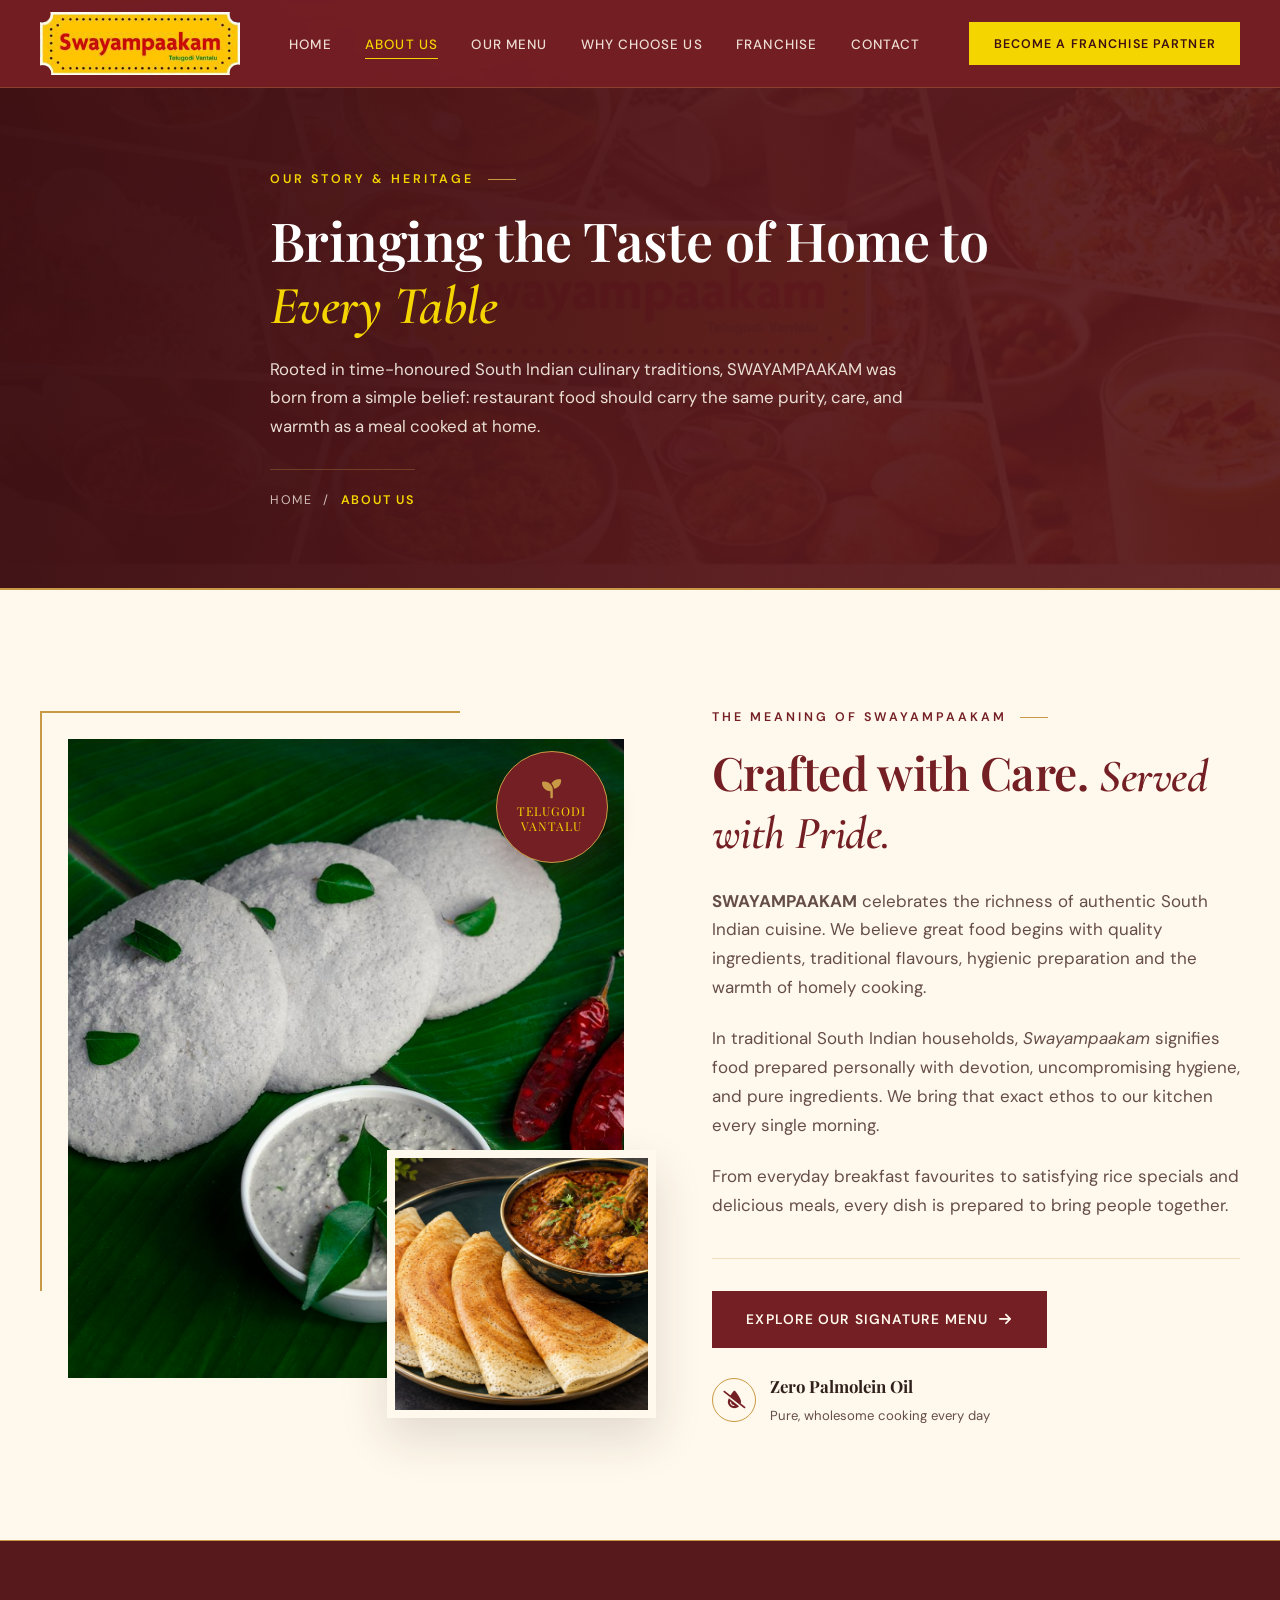
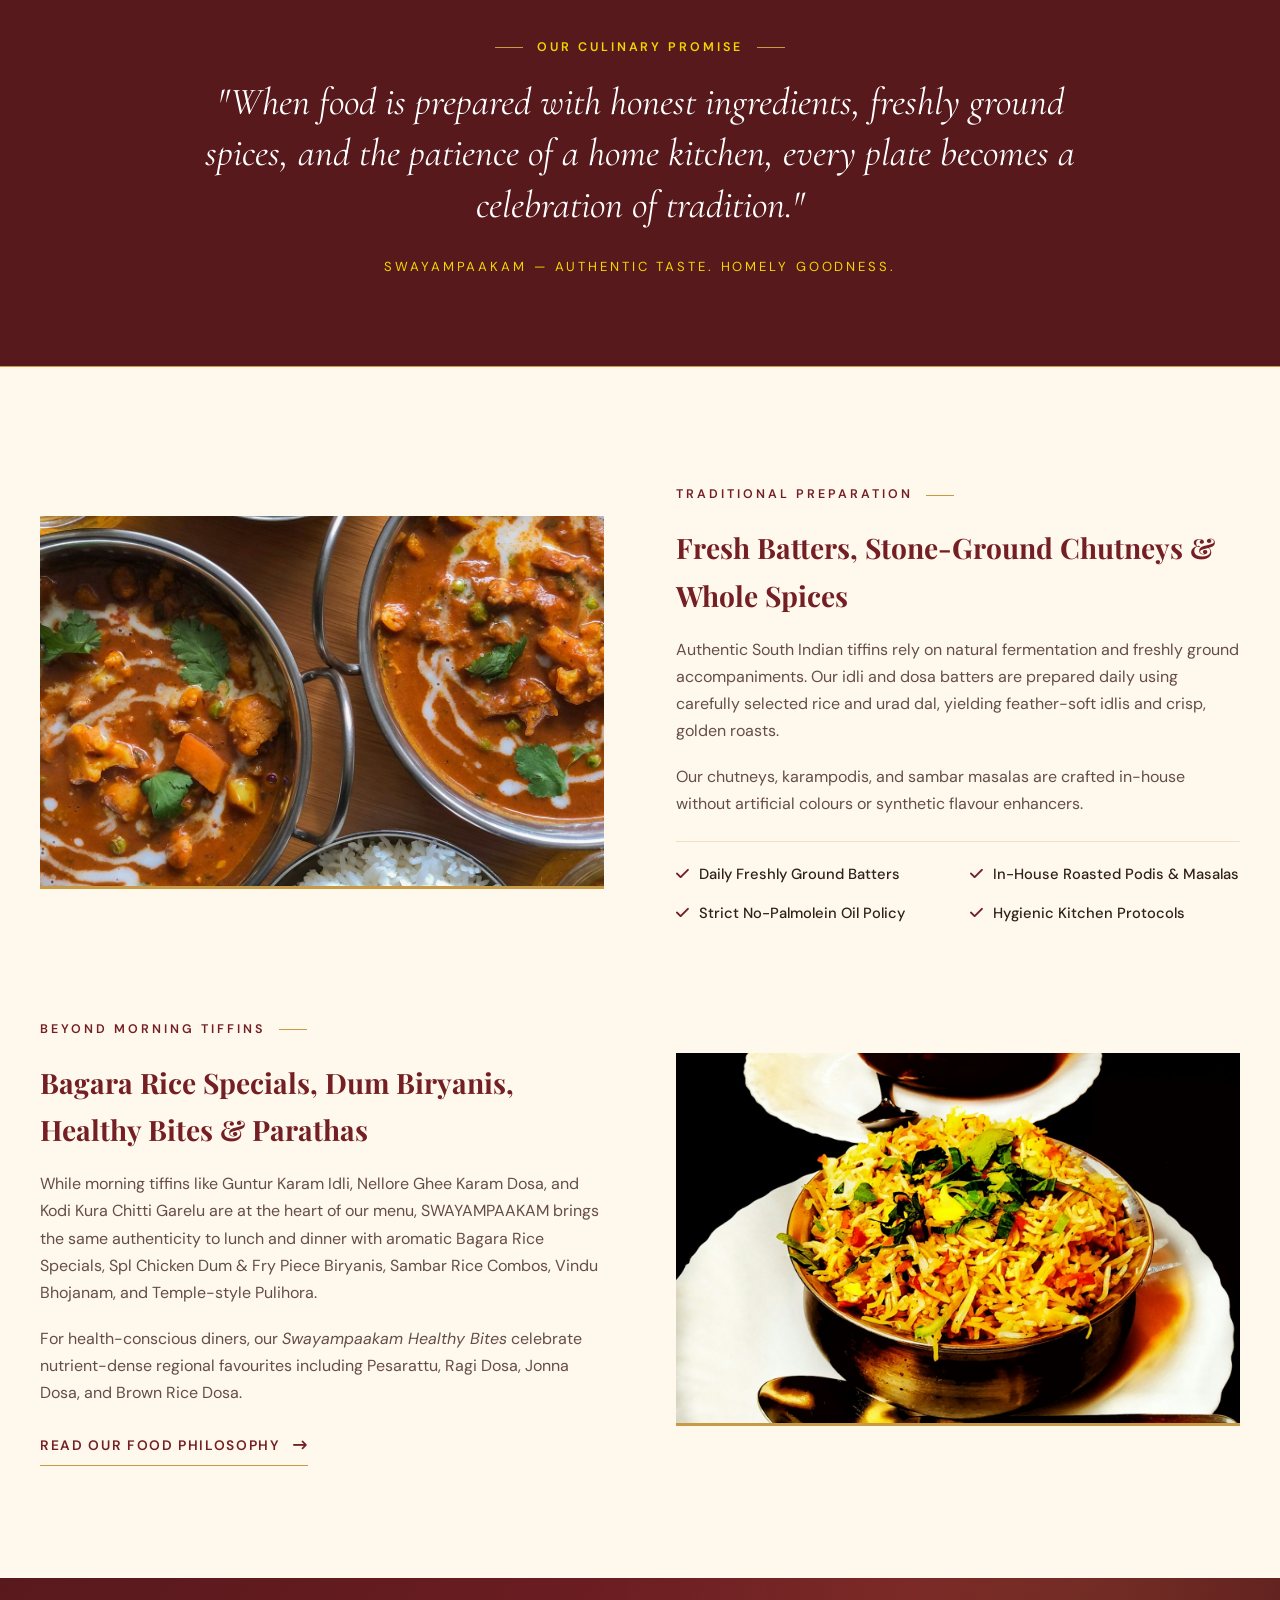
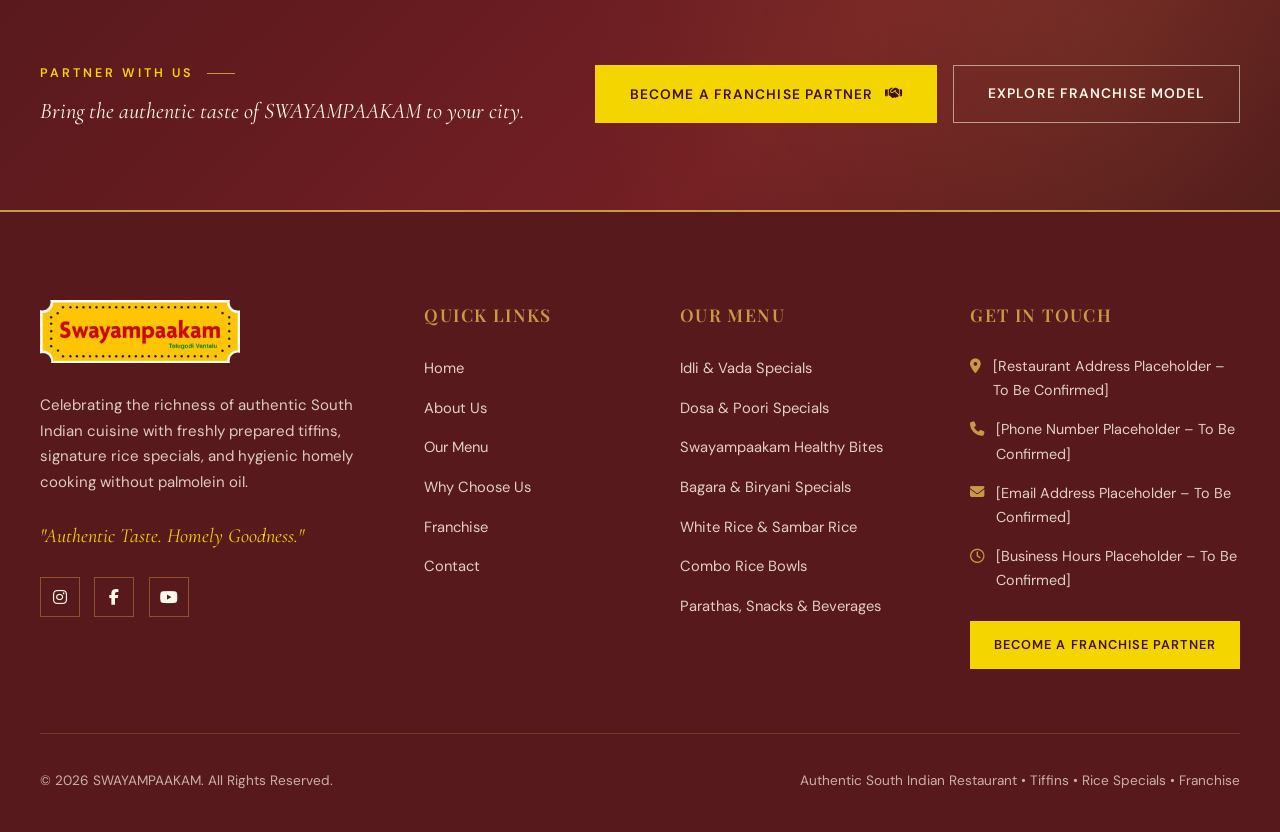
<file: about.html>
<!DOCTYPE html>
<html lang="en">
<head>
  <meta charset="UTF-8" />
  <meta name="viewport" content="width=device-width, initial-scale=1.0" />
  <title>About Us | SWAYAMPAAKAM – Authentic South Indian Restaurant</title>
  <meta name="description" content="Discover the story behind SWAYAMPAAKAM. Celebrating the richness of authentic South Indian cuisine with quality ingredients, hygienic preparation, and homely cooking without palmolein oil." />

  <!-- Google Fonts -->
  <link rel="preconnect" href="https://fonts.googleapis.com" />
  <link rel="preconnect" href="https://fonts.gstatic.com" crossorigin />
  <link href="https://fonts.googleapis.com/css2?family=Cormorant+Garamond:ital,wght@0,500;0,600;0,700;1,400;1,600&family=DM+Sans:ital,opsz,wght@0,9..40,300;0,9..40,400;0,9..40,500;0,9..40,600;0,9..40,700;1,9..40,400&family=Playfair+Display:ital,wght@0,500;0,600;0,700;1,400;1,600&display=swap" rel="stylesheet" />

  <!-- Font Awesome 6 CDN -->
  <link rel="stylesheet" href="https://cdnjs.cloudflare.com/ajax/libs/font-awesome/6.5.1/css/all.min.css" crossorigin="anonymous" referrerpolicy="no-referrer" />

  <!-- Main Stylesheet -->
  <link rel="stylesheet" href="assets/css/style.css" />
</head>
<body>

  <!-- STICKY HEADER -->
  <header class="site-header" id="siteHeader">
    <div class="container header-inner">
      <a href="index.html" class="brand-logo" aria-label="SWAYAMPAAKAM Home">
        <img src="assets/images/swayampakam-logo.png" alt="SWAYAMPAAKAM" />
      </a>

      <nav aria-label="Main Navigation">
        <ul class="nav-menu" id="navMenu">
          <li><a href="index.html" class="nav-link">Home</a></li>
          <li><a href="about.html" class="nav-link active">About Us</a></li>
          <li><a href="menu.html" class="nav-link">Our Menu</a></li>
          <li><a href="why-choose-us.html" class="nav-link">Why Choose Us</a></li>
          <li><a href="franchise.html" class="nav-link">Franchise</a></li>
          <li><a href="contact.html" class="nav-link">Contact</a></li>
        </ul>
      </nav>

      <div class="header-actions">
        <button type="button" class="btn btn-turmeric btn-header-franchise js-open-franchise-modal">
          Become a Franchise Partner
        </button>
        <button type="button" class="mobile-toggle" id="mobileMenuToggle" aria-label="Toggle Navigation" aria-expanded="false" aria-controls="navMenu">
          <i class="fa-solid fa-bars"></i>
        </button>
      </div>
    </div>
  </header>

  <main>
    <!-- PAGE HERO BANNER -->
    <section class="page-hero">
      <img src="assets/images/hero-spread.jpg" alt="Authentic South Indian culinary spread at SWAYAMPAAKAM" class="page-hero-bg" />
      <div class="page-hero-overlay"></div>
      <div class="container page-hero-inner reveal is-visible">
        <div class="eyebrow eyebrow--left eyebrow--light">OUR STORY &amp; HERITAGE</div>
        <h1 class="heading-display heading-xl">
          Bringing the Taste of Home to <span class="editorial-italic" style="color: var(--turmeric-yellow);">Every Table</span>
        </h1>
        <p class="page-hero-desc">
          Rooted in time-honoured South Indian culinary traditions, SWAYAMPAAKAM was born from a simple belief: restaurant food should carry the same purity, care, and warmth as a meal cooked at home.
        </p>
        <nav class="breadcrumb-nav" aria-label="Breadcrumb">
          <a href="index.html">Home</a>
          <span>/</span>
          <span class="current">About Us</span>
        </nav>
      </div>
    </section>

    <!-- SPLIT EDITORIAL STORY SECTION -->
    <section class="about-section section-padding">
      <div class="container">
        <div class="about-grid">
          <div class="about-visual reveal">
            <div class="about-main-image-wrap">
              <img src="assets/images/idli-sambar.jpg" alt="Freshly steamed South Indian idli and sambar" />
            </div>
            <div class="about-secondary-image">
              <img src="assets/images/dosa-chicken.jpg" alt="Crispy golden Dosa served with spicy Andhra Kodi Kura" />
            </div>
            <div class="about-seal" aria-hidden="true">
              <i class="fa-solid fa-seedling"></i>
              <span>Telugodi Vantalu</span>
            </div>
          </div>

          <div class="about-content reveal reveal-delay-1">
            <div class="eyebrow eyebrow--left">THE MEANING OF SWAYAMPAAKAM</div>
            <h2 class="heading-display heading-lg">
              Crafted with Care. <span class="editorial-italic">Served with Pride.</span>
            </h2>
            <p>
              <strong>SWAYAMPAAKAM</strong> celebrates the richness of authentic South Indian cuisine. We believe great food begins with quality ingredients, traditional flavours, hygienic preparation and the warmth of homely cooking.
            </p>
            <p>
              In traditional South Indian households, <em>Swayampaakam</em> signifies food prepared personally with devotion, uncompromising hygiene, and pure ingredients. We bring that exact ethos to our kitchen every single morning.
            </p>
            <p>
              From everyday breakfast favourites to satisfying rice specials and delicious meals, every dish is prepared to bring people together.
            </p>

            <div class="about-signature-row">
              <a href="menu.html" class="btn btn-maroon">
                <span>Explore Our Signature Menu</span>
                <i class="fa-solid fa-arrow-right"></i>
              </a>

              <div class="about-promise">
                <div class="about-promise-icon">
                  <i class="fa-solid fa-droplet-slash"></i>
                </div>
                <div class="about-promise-text">
                  <strong>Zero Palmolein Oil</strong>
                  <span>Pure, wholesome cooking every day</span>
                </div>
              </div>
            </div>
          </div>
        </div>
      </div>
    </section>

    <!-- EDITORIAL QUOTE BAND -->
    <section class="editorial-quote-band">
      <div class="container reveal">
        <div class="eyebrow eyebrow--light">OUR CULINARY PROMISE</div>
        <blockquote class="editorial-quote-text">
          "When food is prepared with honest ingredients, freshly ground spices, and the patience of a home kitchen, every plate becomes a celebration of tradition."
        </blockquote>
        <div class="editorial-quote-author">SWAYAMPAAKAM &mdash; Authentic Taste. Homely Goodness.</div>
      </div>
    </section>

    <!-- HERITAGE & CRAFTSMANSHIP EDITORIAL ROWS -->
    <section class="section-padding" style="background-color: var(--warm-ivory);">
      <div class="container">
        <div class="editorial-story-rows">
          <!-- Row 1 -->
          <div class="editorial-story-row reveal">
            <div class="editorial-story-media">
              <img src="assets/images/spices-heritage.jpg" alt="Traditional Indian spices and roasted lentils" loading="lazy" />
            </div>
            <div class="editorial-story-copy">
              <div class="eyebrow eyebrow--left">TRADITIONAL PREPARATION</div>
              <h3 class="heading-md">Fresh Batters, Stone-Ground Chutneys &amp; Whole Spices</h3>
              <p>
                Authentic South Indian tiffins rely on natural fermentation and freshly ground accompaniments. Our idli and dosa batters are prepared daily using carefully selected rice and urad dal, yielding feather-soft idlis and crisp, golden roasts.
              </p>
              <p>
                Our chutneys, karampodis, and sambar masalas are crafted in-house without artificial colours or synthetic flavour enhancers.
              </p>
              <ul class="editorial-list-points">
                <li><i class="fa-solid fa-check"></i> Daily Freshly Ground Batters</li>
                <li><i class="fa-solid fa-check"></i> In-House Roasted Podis &amp; Masalas</li>
                <li><i class="fa-solid fa-check"></i> Strict No-Palmolein Oil Policy</li>
                <li><i class="fa-solid fa-check"></i> Hygienic Kitchen Protocols</li>
              </ul>
            </div>
          </div>

          <!-- Row 2 -->
          <div class="editorial-story-row editorial-story-row--reverse reveal">
            <div class="editorial-story-media">
              <img src="assets/images/biryani-special.jpg" alt="SWAYAMPAAKAM Bagara Rice Specials and Dum Biryanis" loading="lazy" />
            </div>
            <div class="editorial-story-copy">
              <div class="eyebrow eyebrow--left">BEYOND MORNING TIFFINS</div>
              <h3 class="heading-md">Bagara Rice Specials, Dum Biryanis, Healthy Bites &amp; Parathas</h3>
              <p>
                While morning tiffins like Guntur Karam Idli, Nellore Ghee Karam Dosa, and Kodi Kura Chitti Garelu are at the heart of our menu, SWAYAMPAAKAM brings the same authenticity to lunch and dinner with aromatic Bagara Rice Specials, Spl Chicken Dum &amp; Fry Piece Biryanis, Sambar Rice Combos, Vindu Bhojanam, and Temple-style Pulihora.
              </p>
              <p>
                For health-conscious diners, our <em>Swayampaakam Healthy Bites</em> celebrate nutrient-dense regional favourites including Pesarattu, Ragi Dosa, Jonna Dosa, and Brown Rice Dosa.
              </p>
              <div style="margin-top: 1.75rem; display: flex; flex-wrap: wrap; gap: 1rem;">
                <a href="why-choose-us.html" class="btn-editorial-link">
                  <span>Read Our Food Philosophy</span>
                  <i class="fa-solid fa-arrow-right-long"></i>
                </a>
              </div>
            </div>
          </div>
        </div>
      </div>
    </section>

    <!-- FRANCHISE CTA BANNER -->
    <section class="franchise-section" style="padding: 5rem 0;">
      <div class="franchise-bg-pattern" aria-hidden="true"></div>
      <div class="container franchise-container">
        <div class="franchise-bottom-bar reveal">
          <div>
            <div class="eyebrow eyebrow--left eyebrow--light" style="margin-bottom: 0.5rem;">PARTNER WITH US</div>
            <p class="franchise-bottom-text">
              Bring the authentic taste of SWAYAMPAAKAM to your city.
            </p>
          </div>
          <div style="display: flex; flex-wrap: wrap; gap: 1rem;">
            <button type="button" class="btn btn-turmeric js-open-franchise-modal">
              <span>Become a Franchise Partner</span>
              <i class="fa-solid fa-handshake"></i>
            </button>
            <a href="franchise.html" class="btn btn-outline-light">
              <span>Explore Franchise Model</span>
            </a>
          </div>
        </div>
      </div>
    </section>
  </main>

  <!-- FOOTER -->
  <footer class="site-footer">
    <div class="container">
      <div class="footer-top-grid">
        <div>
          <a href="index.html" class="brand-logo" aria-label="SWAYAMPAAKAM Home">
            <img src="assets/images/swayampakam-logo.png" alt="SWAYAMPAAKAM" />
          </a>
          <p class="footer-brand-desc">
            Celebrating the richness of authentic South Indian cuisine with freshly prepared tiffins, signature rice specials, and hygienic homely cooking without palmolein oil.
          </p>
          <p class="footer-tagline">"Authentic Taste. Homely Goodness."</p>
          <div class="footer-socials" aria-label="Social Media Links">
            <a href="contact.html" class="social-link" aria-label="SWAYAMPAAKAM on Instagram"><i class="fa-brands fa-instagram"></i></a>
            <a href="contact.html" class="social-link" aria-label="SWAYAMPAAKAM on Facebook"><i class="fa-brands fa-facebook-f"></i></a>
            <a href="contact.html" class="social-link" aria-label="SWAYAMPAAKAM on YouTube"><i class="fa-brands fa-youtube"></i></a>
          </div>
        </div>

        <div>
          <h3 class="footer-col-title">Quick Links</h3>
          <ul class="footer-links">
            <li><a href="index.html">Home</a></li>
            <li><a href="about.html">About Us</a></li>
            <li><a href="menu.html">Our Menu</a></li>
            <li><a href="why-choose-us.html">Why Choose Us</a></li>
            <li><a href="franchise.html">Franchise</a></li>
            <li><a href="contact.html">Contact</a></li>
          </ul>
        </div>

        <div>
          <h3 class="footer-col-title">Our Menu</h3>
          <ul class="footer-links">
            <li><a href="menu.html?category=tiffins">Idli &amp; Vada Specials</a></li>
            <li><a href="menu.html?category=tiffins">Dosa &amp; Poori Specials</a></li>
            <li><a href="menu.html?category=healthy-combos">Swayampaakam Healthy Bites</a></li>
            <li><a href="menu.html?category=rice">Bagara &amp; Biryani Specials</a></li>
            <li><a href="menu.html?category=rice">White Rice &amp; Sambar Rice</a></li>
            <li><a href="menu.html?category=healthy-combos">Combo Rice Bowls</a></li>
            <li><a href="menu.html?category=snacks-beverages">Parathas, Snacks &amp; Beverages</a></li>
          </ul>
        </div>

        <div>
          <h3 class="footer-col-title">Get in Touch</h3>
          <ul class="footer-contact-list">
            <li><i class="fa-solid fa-location-dot" aria-hidden="true"></i><span>[Restaurant Address Placeholder – To Be Confirmed]</span></li>
            <li><i class="fa-solid fa-phone" aria-hidden="true"></i><span>[Phone Number Placeholder – To Be Confirmed]</span></li>
            <li><i class="fa-solid fa-envelope" aria-hidden="true"></i><span>[Email Address Placeholder – To Be Confirmed]</span></li>
            <li><i class="fa-regular fa-clock" aria-hidden="true"></i><span>[Business Hours Placeholder – To Be Confirmed]</span></li>
          </ul>
          <button type="button" class="btn btn-turmeric js-open-franchise-modal" style="width: 100%; padding: 0.9rem 1.2rem; font-size: 0.8rem;">
            <span>Become a Franchise Partner</span>
          </button>
        </div>
      </div>

      <div class="footer-bottom">
        <p>&copy; 2026 SWAYAMPAAKAM. All Rights Reserved.</p>
        <p>Authentic South Indian Restaurant &bull; Tiffins &bull; Rice Specials &bull; Franchise</p>
      </div>
    </div>
  </footer>

  <!-- FRANCHISE ENQUIRY POPUP MODAL -->
  <div class="modal-backdrop" id="franchiseModal" role="dialog" aria-modal="true" aria-labelledby="franchiseModalTitle" aria-describedby="franchiseModalSubtitle" aria-hidden="true">
    <div class="modal-dialog" role="document">
      <button type="button" class="modal-close-btn" id="closeFranchiseModal" aria-label="Close Franchise Enquiry Popup">
        <i class="fa-solid fa-xmark"></i>
      </button>

      <div id="franchiseFormView">
        <div class="modal-header">
          <div class="eyebrow eyebrow--left" style="margin-bottom: 0.45rem;">FRANCHISE PARTNERSHIP ENQUIRY</div>
          <h2 class="modal-title" id="franchiseModalTitle">Let's Build Something Delicious Together!</h2>
          <p class="modal-subtitle" id="franchiseModalSubtitle">
            Interested in bringing SWAYAMPAAKAM to your city? Share your details and our team will get in touch.
          </p>
        </div>

        <form class="franchise-form" id="franchiseEnquiryForm" novalidate>
          <div class="form-group" id="groupFullName">
            <label for="fullName" class="form-label">Full Name <span class="req">*</span></label>
            <input type="text" id="fullName" name="fullName" class="form-control" placeholder="Enter your full name" autocomplete="name" required />
            <span class="form-error" id="errorFullName" role="alert">Please enter your full name (at least 2 characters).</span>
          </div>

          <div class="form-group" id="groupMobile">
            <label for="mobileNumber" class="form-label">Mobile Number <span class="req">*</span></label>
            <input type="tel" id="mobileNumber" name="mobileNumber" class="form-control" placeholder="e.g. +91 98765 43210" autocomplete="tel" required />
            <span class="form-error" id="errorMobile" role="alert">Please enter a valid 10-digit Indian mobile number (starting with 6–9).</span>
          </div>

          <div class="form-group" id="groupEmail">
            <label for="emailAddress" class="form-label">Email Address</label>
            <input type="email" id="emailAddress" name="emailAddress" class="form-control" placeholder="you@example.com (Optional)" autocomplete="email" />
            <span class="form-error" id="errorEmail" role="alert">Please enter a valid email address.</span>
          </div>

          <div class="form-group" id="groupCity">
            <label for="cityLocation" class="form-label">City / Location <span class="req">*</span></label>
            <input type="text" id="cityLocation" name="cityLocation" class="form-control" placeholder="Enter target city or locality" autocomplete="address-level2" required />
            <span class="form-error" id="errorCity" role="alert">Please enter your city or preferred location.</span>
          </div>

          <div class="form-group form-group--full">
            <label for="investmentRange" class="form-label">Preferred Investment Range</label>
            <select id="investmentRange" name="investmentRange" class="form-control">
              <option value="">Select Investment Range (Optional)</option>
              <option value="Below ₹5 Lakhs">Below ₹5 Lakhs</option>
              <option value="₹5–10 Lakhs">₹5–10 Lakhs</option>
              <option value="₹10–20 Lakhs">₹10–20 Lakhs</option>
              <option value="₹20–30 Lakhs">₹20–30 Lakhs</option>
              <option value="Above ₹30 Lakhs">Above ₹30 Lakhs</option>
              <option value="Not Decided Yet">Not Decided Yet</option>
            </select>
          </div>

          <div class="form-group form-group--full">
            <label for="enquiryMessage" class="form-label">Message (Optional)</label>
            <textarea id="enquiryMessage" name="enquiryMessage" class="form-control" placeholder="Tell us about your background, preferred locality, or any questions..."></textarea>
          </div>

          <div class="form-submit-wrap">
            <button type="submit" class="btn btn-turmeric">
              <span>Submit Franchise Enquiry</span>
              <i class="fa-solid fa-paper-plane"></i>
            </button>
          </div>
        </form>
      </div>

      <div class="modal-success-state" id="franchiseSuccessView" aria-live="polite">
        <div class="success-emblem"><i class="fa-solid fa-check"></i></div>
        <h3 class="modal-success-title">Enquiry Details Validated &amp; Recorded</h3>
        <p class="modal-success-desc">
          Thank you for your interest in partnering with <strong>SWAYAMPAAKAM</strong>. Your enquiry details have been validated in this interactive frontend preview and structured for backend CRM / email integration:
        </p>
        <dl class="modal-summary-dl" id="enquirySummaryList"></dl>
        <div style="display: flex; flex-wrap: wrap; justify-content: center; gap: 1rem; margin-top: 1.5rem;">
          <button type="button" class="btn btn-maroon" id="resetFranchiseFormBtn"><span>Submit Another Enquiry</span></button>
          <button type="button" class="btn btn-turmeric" id="doneFranchiseModalBtn"><span>Close Window</span></button>
        </div>
      </div>
    </div>
  </div>

  <script src="assets/js/main.js"></script>
</body>
</html>
</file>
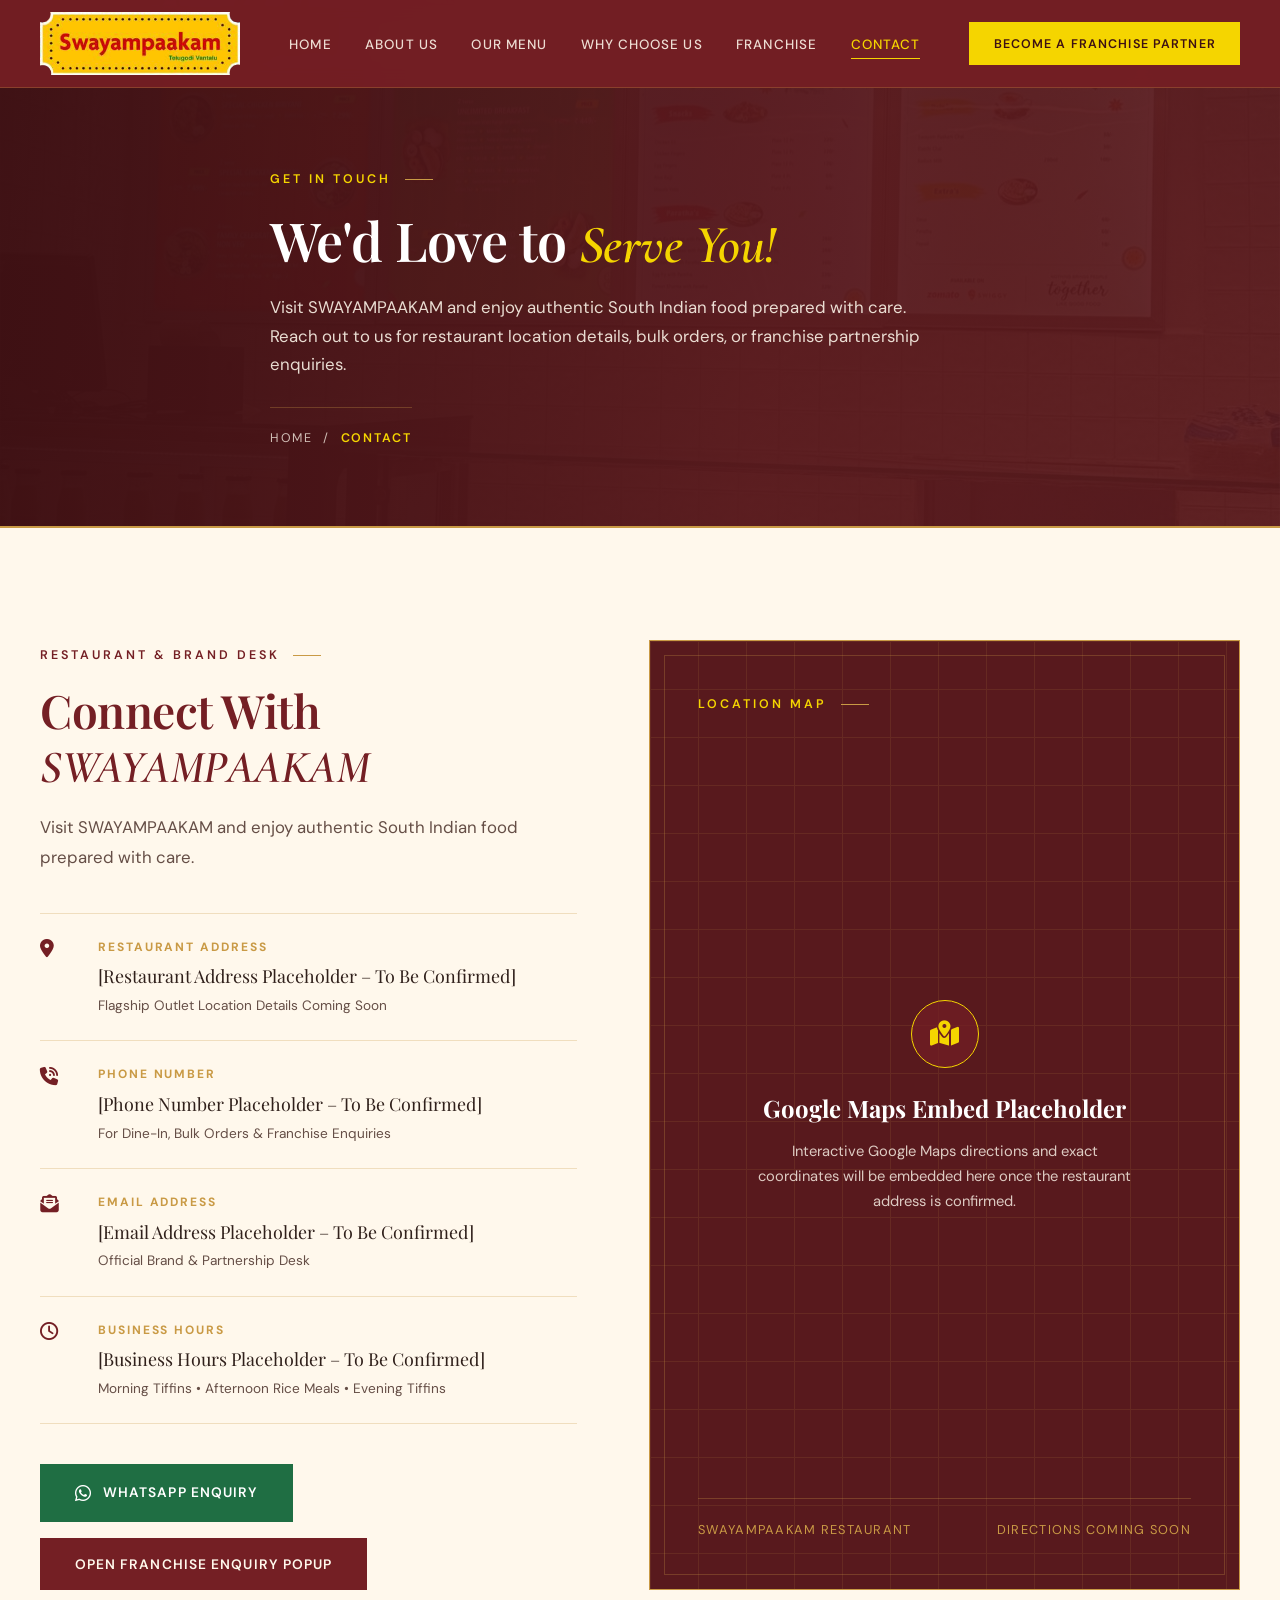
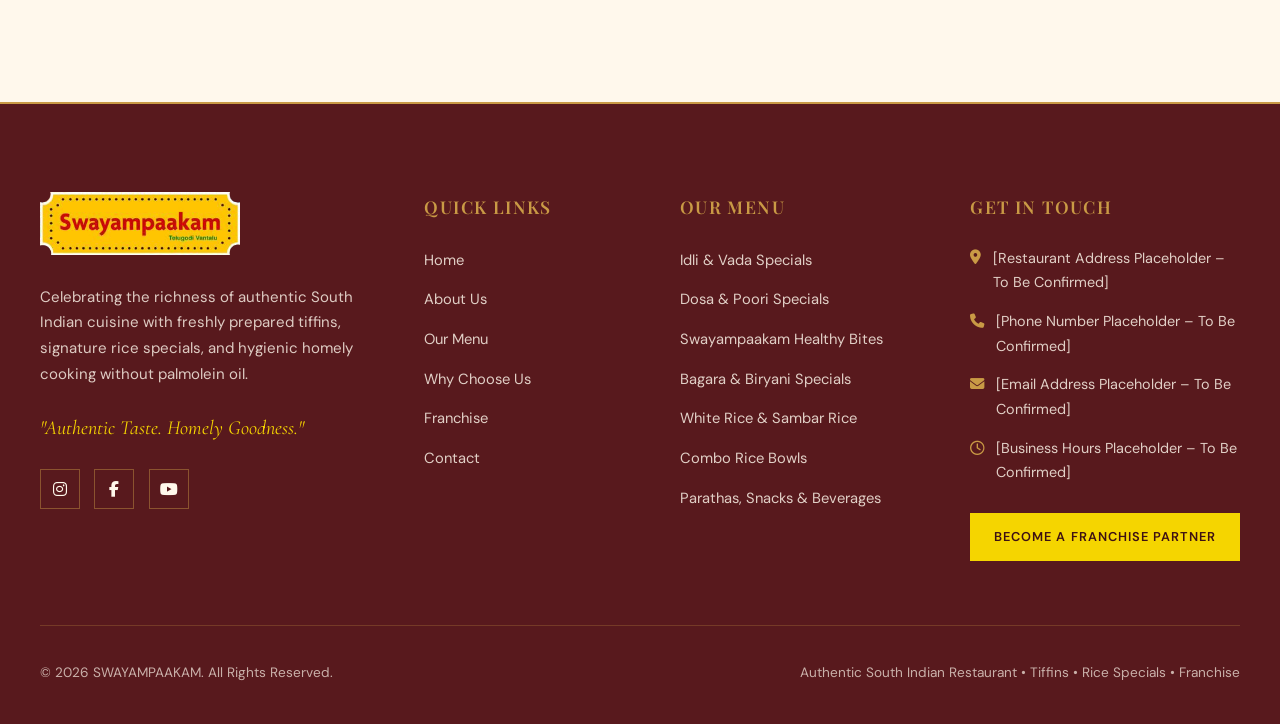
<file: contact.html>
<!DOCTYPE html>
<html lang="en">
<head>
  <meta charset="UTF-8" />
  <meta name="viewport" content="width=device-width, initial-scale=1.0" />
  <title>Contact Us | SWAYAMPAAKAM – Visit Our Restaurant</title>
  <meta name="description" content="Visit SWAYAMPAAKAM and enjoy authentic South Indian food prepared with care. Contact us for dine-in, catering, or franchise opportunities." />

  <!-- Google Fonts -->
  <link rel="preconnect" href="https://fonts.googleapis.com" />
  <link rel="preconnect" href="https://fonts.gstatic.com" crossorigin />
  <link href="https://fonts.googleapis.com/css2?family=Cormorant+Garamond:ital,wght@0,500;0,600;0,700;1,400;1,600&family=DM+Sans:ital,opsz,wght@0,9..40,300;0,9..40,400;0,9..40,500;0,9..40,600;0,9..40,700;1,9..40,400&family=Playfair+Display:ital,wght@0,500;0,600;0,700;1,400;1,600&display=swap" rel="stylesheet" />

  <!-- Font Awesome 6 CDN -->
  <link rel="stylesheet" href="https://cdnjs.cloudflare.com/ajax/libs/font-awesome/6.5.1/css/all.min.css" crossorigin="anonymous" referrerpolicy="no-referrer" />

  <!-- Main Stylesheet -->
  <link rel="stylesheet" href="assets/css/style.css" />
</head>
<body>

  <!-- STICKY HEADER -->
  <header class="site-header" id="siteHeader">
    <div class="container header-inner">
      <a href="index.html" class="brand-logo" aria-label="SWAYAMPAAKAM Home">
        <img src="assets/images/swayampakam-logo.png" alt="SWAYAMPAAKAM" />
      </a>

      <nav aria-label="Main Navigation">
        <ul class="nav-menu" id="navMenu">
          <li><a href="index.html" class="nav-link">Home</a></li>
          <li><a href="about.html" class="nav-link">About Us</a></li>
          <li><a href="menu.html" class="nav-link">Our Menu</a></li>
          <li><a href="why-choose-us.html" class="nav-link">Why Choose Us</a></li>
          <li><a href="franchise.html" class="nav-link">Franchise</a></li>
          <li><a href="contact.html" class="nav-link active">Contact</a></li>
        </ul>
      </nav>

      <div class="header-actions">
        <button type="button" class="btn btn-turmeric btn-header-franchise js-open-franchise-modal">
          Become a Franchise Partner
        </button>
        <button type="button" class="mobile-toggle" id="mobileMenuToggle" aria-label="Toggle Navigation" aria-expanded="false" aria-controls="navMenu">
          <i class="fa-solid fa-bars"></i>
        </button>
      </div>
    </div>
  </header>

  <main>
    <!-- PAGE HERO BANNER -->
    <section class="page-hero">
      <img src="assets/images/restaurant-dining.jpg" alt="Visit SWAYAMPAAKAM Restaurant" class="page-hero-bg" />
      <div class="page-hero-overlay"></div>
      <div class="container page-hero-inner reveal is-visible">
        <div class="eyebrow eyebrow--left eyebrow--light">GET IN TOUCH</div>
        <h1 class="heading-display heading-xl">
          We'd Love to <span class="editorial-italic" style="color: var(--turmeric-yellow);">Serve You!</span>
        </h1>
        <p class="page-hero-desc">
          Visit SWAYAMPAAKAM and enjoy authentic South Indian food prepared with care. Reach out to us for restaurant location details, bulk orders, or franchise partnership enquiries.
        </p>
        <nav class="breadcrumb-nav" aria-label="Breadcrumb">
          <a href="index.html">Home</a>
          <span>/</span>
          <span class="current">Contact</span>
        </nav>
      </div>
    </section>

    <!-- CONTACT DETAILS & GOOGLE MAPS PLACEHOLDER -->
    <section class="contact-section section-padding" id="contact">
      <div class="container">
        <div class="contact-split">
          <div class="contact-info-column reveal">
            <div>
              <div class="eyebrow eyebrow--left">RESTAURANT &amp; BRAND DESK</div>
              <h2 class="heading-display heading-lg">
                Connect With <span class="editorial-italic">SWAYAMPAAKAM</span>
              </h2>
              <p class="lead-text">
                Visit SWAYAMPAAKAM and enjoy authentic South Indian food prepared with care.
              </p>

              <div class="contact-details-list">
                <div class="contact-detail-row">
                  <i class="fa-solid fa-location-dot contact-detail-icon" aria-hidden="true"></i>
                  <div>
                    <div class="contact-detail-label">Restaurant Address</div>
                    <div class="contact-detail-value">[Restaurant Address Placeholder – To Be Confirmed]</div>
                    <div class="contact-detail-sub">Flagship Outlet Location Details Coming Soon</div>
                  </div>
                </div>

                <div class="contact-detail-row">
                  <i class="fa-solid fa-phone-volume contact-detail-icon" aria-hidden="true"></i>
                  <div>
                    <div class="contact-detail-label">Phone Number</div>
                    <div class="contact-detail-value">[Phone Number Placeholder – To Be Confirmed]</div>
                    <div class="contact-detail-sub">For Dine-In, Bulk Orders &amp; Franchise Enquiries</div>
                  </div>
                </div>

                <div class="contact-detail-row">
                  <i class="fa-solid fa-envelope-open-text contact-detail-icon" aria-hidden="true"></i>
                  <div>
                    <div class="contact-detail-label">Email Address</div>
                    <div class="contact-detail-value">[Email Address Placeholder – To Be Confirmed]</div>
                    <div class="contact-detail-sub">Official Brand &amp; Partnership Desk</div>
                  </div>
                </div>

                <div class="contact-detail-row">
                  <i class="fa-regular fa-clock contact-detail-icon" aria-hidden="true"></i>
                  <div>
                    <div class="contact-detail-label">Business Hours</div>
                    <div class="contact-detail-value">[Business Hours Placeholder – To Be Confirmed]</div>
                    <div class="contact-detail-sub">Morning Tiffins &bull; Afternoon Rice Meals &bull; Evening Tiffins</div>
                  </div>
                </div>
              </div>
            </div>

            <div style="display: flex; flex-wrap: wrap; gap: 1rem;">
              <a
                href="https://wa.me/?text=Hello%20SWAYAMPAAKAM%2C%20I%20would%20like%20to%20enquire%20about%20your%20restaurant%20and%20franchise%20opportunity."
                target="_blank"
                rel="noopener noreferrer"
                class="btn btn-whatsapp"
              >
                <i class="fa-brands fa-whatsapp" style="font-size: 1.15rem;"></i>
                <span>WhatsApp Enquiry</span>
              </a>

              <button type="button" class="btn btn-maroon js-open-franchise-modal">
                <span>Open Franchise Enquiry Popup</span>
              </button>
            </div>
          </div>

          <div class="contact-map-panel reveal reveal-delay-1" role="region" aria-label="Google Maps Location Placeholder">
            <div class="map-grid-bg" aria-hidden="true"></div>
            <div class="map-placeholder-top">
              <span class="eyebrow eyebrow--left eyebrow--light" style="margin-bottom: 0;">LOCATION MAP</span>
            </div>
            <div class="map-placeholder-center">
              <div class="map-pin-emblem">
                <i class="fa-solid fa-map-location-dot" aria-hidden="true"></i>
              </div>
              <h3>Google Maps Embed Placeholder</h3>
              <p>
                Interactive Google Maps directions and exact coordinates will be embedded here once the restaurant address is confirmed.
              </p>
            </div>
            <div class="map-placeholder-bottom">
              <span>SWAYAMPAAKAM Restaurant</span>
              <span>Directions Coming Soon</span>
            </div>
          </div>
        </div>
      </div>
    </section>
  </main>

  <!-- FOOTER -->
  <footer class="site-footer">
    <div class="container">
      <div class="footer-top-grid">
        <div>
          <a href="index.html" class="brand-logo" aria-label="SWAYAMPAAKAM Home">
            <img src="assets/images/swayampakam-logo.png" alt="SWAYAMPAAKAM" />
          </a>
          <p class="footer-brand-desc">
            Celebrating the richness of authentic South Indian cuisine with freshly prepared tiffins, signature rice specials, and hygienic homely cooking without palmolein oil.
          </p>
          <p class="footer-tagline">"Authentic Taste. Homely Goodness."</p>
          <div class="footer-socials" aria-label="Social Media Links">
            <a href="contact.html" class="social-link" aria-label="SWAYAMPAAKAM on Instagram"><i class="fa-brands fa-instagram"></i></a>
            <a href="contact.html" class="social-link" aria-label="SWAYAMPAAKAM on Facebook"><i class="fa-brands fa-facebook-f"></i></a>
            <a href="contact.html" class="social-link" aria-label="SWAYAMPAAKAM on YouTube"><i class="fa-brands fa-youtube"></i></a>
          </div>
        </div>

        <div>
          <h3 class="footer-col-title">Quick Links</h3>
          <ul class="footer-links">
            <li><a href="index.html">Home</a></li>
            <li><a href="about.html">About Us</a></li>
            <li><a href="menu.html">Our Menu</a></li>
            <li><a href="why-choose-us.html">Why Choose Us</a></li>
            <li><a href="franchise.html">Franchise</a></li>
            <li><a href="contact.html">Contact</a></li>
          </ul>
        </div>

        <div>
          <h3 class="footer-col-title">Our Menu</h3>
          <ul class="footer-links">
            <li><a href="menu.html?category=tiffins">Idli &amp; Vada Specials</a></li>
            <li><a href="menu.html?category=tiffins">Dosa &amp; Poori Specials</a></li>
            <li><a href="menu.html?category=healthy-combos">Swayampaakam Healthy Bites</a></li>
            <li><a href="menu.html?category=rice">Bagara &amp; Biryani Specials</a></li>
            <li><a href="menu.html?category=rice">White Rice &amp; Sambar Rice</a></li>
            <li><a href="menu.html?category=healthy-combos">Combo Rice Bowls</a></li>
            <li><a href="menu.html?category=snacks-beverages">Parathas, Snacks &amp; Beverages</a></li>
          </ul>
        </div>

        <div>
          <h3 class="footer-col-title">Get in Touch</h3>
          <ul class="footer-contact-list">
            <li><i class="fa-solid fa-location-dot" aria-hidden="true"></i><span>[Restaurant Address Placeholder – To Be Confirmed]</span></li>
            <li><i class="fa-solid fa-phone" aria-hidden="true"></i><span>[Phone Number Placeholder – To Be Confirmed]</span></li>
            <li><i class="fa-solid fa-envelope" aria-hidden="true"></i><span>[Email Address Placeholder – To Be Confirmed]</span></li>
            <li><i class="fa-regular fa-clock" aria-hidden="true"></i><span>[Business Hours Placeholder – To Be Confirmed]</span></li>
          </ul>
          <button type="button" class="btn btn-turmeric js-open-franchise-modal" style="width: 100%; padding: 0.9rem 1.2rem; font-size: 0.8rem;">
            <span>Become a Franchise Partner</span>
          </button>
        </div>
      </div>

      <div class="footer-bottom">
        <p>&copy; 2026 SWAYAMPAAKAM. All Rights Reserved.</p>
        <p>Authentic South Indian Restaurant &bull; Tiffins &bull; Rice Specials &bull; Franchise</p>
      </div>
    </div>
  </footer>

  <!-- FRANCHISE ENQUIRY POPUP MODAL -->
  <div class="modal-backdrop" id="franchiseModal" role="dialog" aria-modal="true" aria-labelledby="franchiseModalTitle" aria-describedby="franchiseModalSubtitle" aria-hidden="true">
    <div class="modal-dialog" role="document">
      <button type="button" class="modal-close-btn" id="closeFranchiseModal" aria-label="Close Franchise Enquiry Popup">
        <i class="fa-solid fa-xmark"></i>
      </button>

      <div id="franchiseFormView">
        <div class="modal-header">
          <div class="eyebrow eyebrow--left" style="margin-bottom: 0.45rem;">FRANCHISE PARTNERSHIP ENQUIRY</div>
          <h2 class="modal-title" id="franchiseModalTitle">Let's Build Something Delicious Together!</h2>
          <p class="modal-subtitle" id="franchiseModalSubtitle">
            Interested in bringing SWAYAMPAAKAM to your city? Share your details and our team will get in touch.
          </p>
        </div>

        <form class="franchise-form" id="franchiseEnquiryForm" novalidate>
          <div class="form-group" id="groupFullName">
            <label for="fullName" class="form-label">Full Name <span class="req">*</span></label>
            <input type="text" id="fullName" name="fullName" class="form-control" placeholder="Enter your full name" autocomplete="name" required />
            <span class="form-error" id="errorFullName" role="alert">Please enter your full name (at least 2 characters).</span>
          </div>

          <div class="form-group" id="groupMobile">
            <label for="mobileNumber" class="form-label">Mobile Number <span class="req">*</span></label>
            <input type="tel" id="mobileNumber" name="mobileNumber" class="form-control" placeholder="e.g. +91 98765 43210" autocomplete="tel" required />
            <span class="form-error" id="errorMobile" role="alert">Please enter a valid 10-digit Indian mobile number (starting with 6–9).</span>
          </div>

          <div class="form-group" id="groupEmail">
            <label for="emailAddress" class="form-label">Email Address</label>
            <input type="email" id="emailAddress" name="emailAddress" class="form-control" placeholder="you@example.com (Optional)" autocomplete="email" />
            <span class="form-error" id="errorEmail" role="alert">Please enter a valid email address.</span>
          </div>

          <div class="form-group" id="groupCity">
            <label for="cityLocation" class="form-label">City / Location <span class="req">*</span></label>
            <input type="text" id="cityLocation" name="cityLocation" class="form-control" placeholder="Enter target city or locality" autocomplete="address-level2" required />
            <span class="form-error" id="errorCity" role="alert">Please enter your city or preferred location.</span>
          </div>

          <div class="form-group form-group--full">
            <label for="investmentRange" class="form-label">Preferred Investment Range</label>
            <select id="investmentRange" name="investmentRange" class="form-control">
              <option value="">Select Investment Range (Optional)</option>
              <option value="Below ₹5 Lakhs">Below ₹5 Lakhs</option>
              <option value="₹5–10 Lakhs">₹5–10 Lakhs</option>
              <option value="₹10–20 Lakhs">₹10–20 Lakhs</option>
              <option value="₹20–30 Lakhs">₹20–30 Lakhs</option>
              <option value="Above ₹30 Lakhs">Above ₹30 Lakhs</option>
              <option value="Not Decided Yet">Not Decided Yet</option>
            </select>
          </div>

          <div class="form-group form-group--full">
            <label for="enquiryMessage" class="form-label">Message (Optional)</label>
            <textarea id="enquiryMessage" name="enquiryMessage" class="form-control" placeholder="Tell us about your background, preferred locality, or any questions..."></textarea>
          </div>

          <div class="form-submit-wrap">
            <button type="submit" class="btn btn-turmeric">
              <span>Submit Franchise Enquiry</span>
              <i class="fa-solid fa-paper-plane"></i>
            </button>
          </div>
        </form>
      </div>

      <div class="modal-success-state" id="franchiseSuccessView" aria-live="polite">
        <div class="success-emblem"><i class="fa-solid fa-check"></i></div>
        <h3 class="modal-success-title">Enquiry Details Validated &amp; Recorded</h3>
        <p class="modal-success-desc">
          Thank you for your interest in partnering with <strong>SWAYAMPAAKAM</strong>. Your enquiry details have been validated in this interactive frontend preview and structured for backend CRM / email integration:
        </p>
        <dl class="modal-summary-dl" id="enquirySummaryList"></dl>
        <div style="display: flex; flex-wrap: wrap; justify-content: center; gap: 1rem; margin-top: 1.5rem;">
          <button type="button" class="btn btn-maroon" id="resetFranchiseFormBtn"><span>Submit Another Enquiry</span></button>
          <button type="button" class="btn btn-turmeric" id="doneFranchiseModalBtn"><span>Close Window</span></button>
        </div>
      </div>
    </div>
  </div>

  <script src="assets/js/main.js"></script>
</body>
</html>
</file>
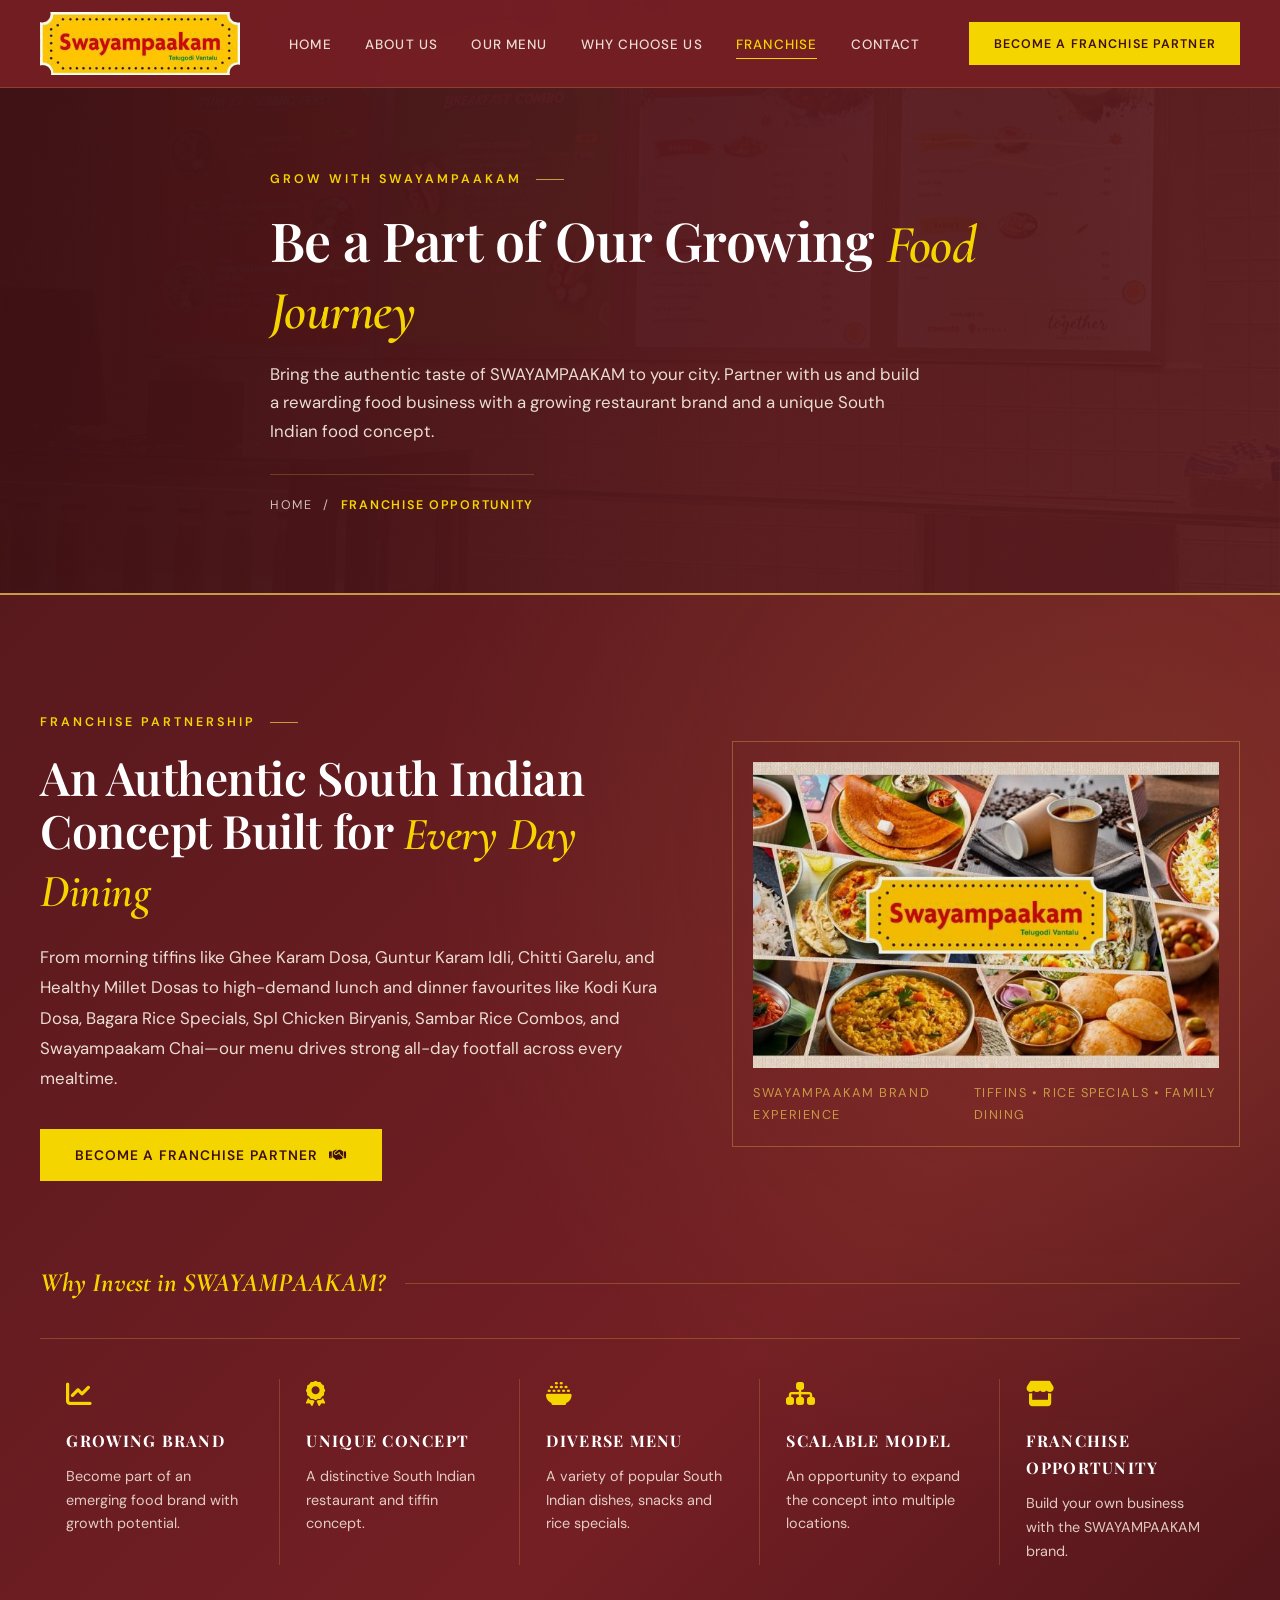
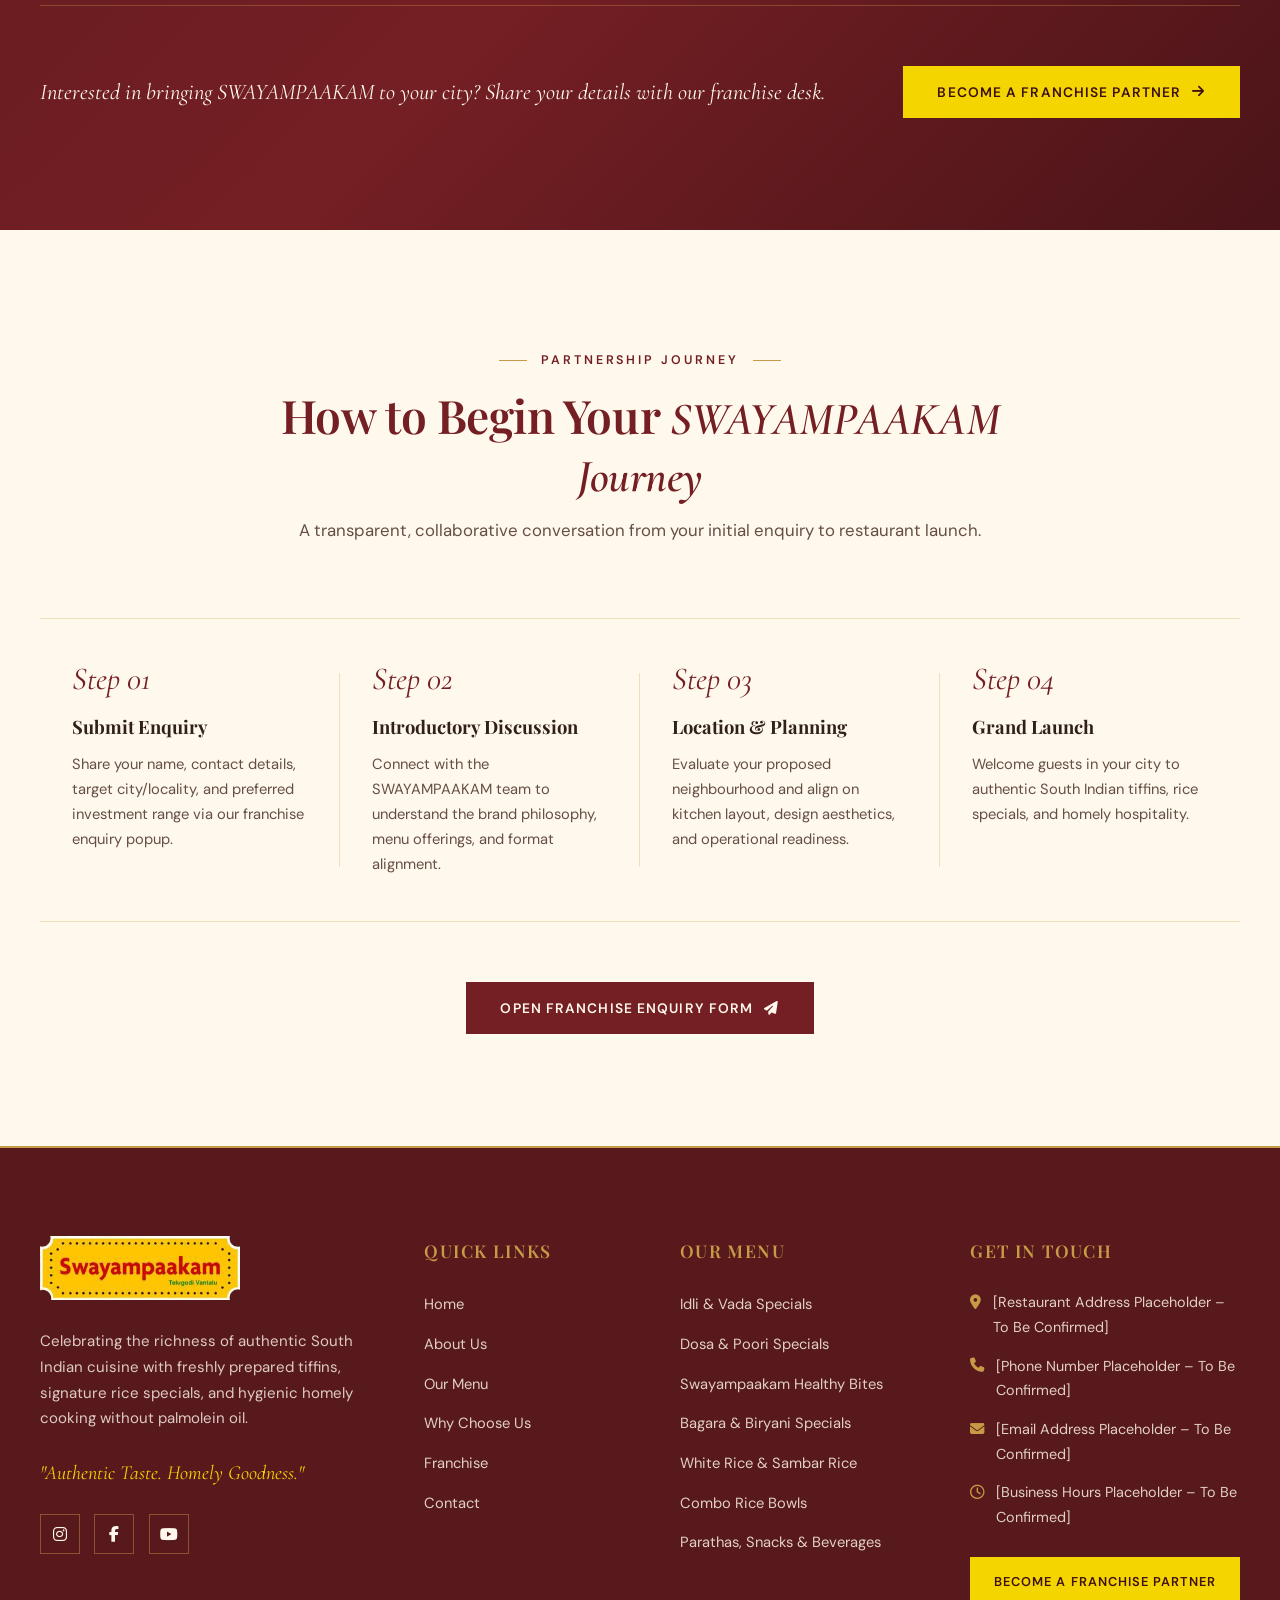
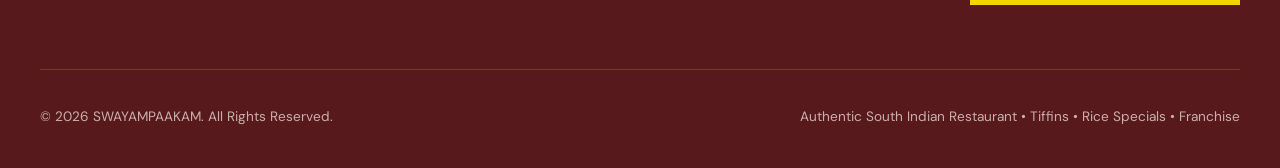
<file: franchise.html>
<!DOCTYPE html>
<html lang="en">
<head>
  <meta charset="UTF-8" />
  <meta name="viewport" content="width=device-width, initial-scale=1.0" />
  <title>Franchise Opportunity | SWAYAMPAAKAM – Grow With Us</title>
  <meta name="description" content="Partner with SWAYAMPAAKAM and bring an authentic South Indian restaurant and tiffin brand to your city. Explore our franchise opportunity and submit an enquiry." />

  <!-- Google Fonts -->
  <link rel="preconnect" href="https://fonts.googleapis.com" />
  <link rel="preconnect" href="https://fonts.gstatic.com" crossorigin />
  <link href="https://fonts.googleapis.com/css2?family=Cormorant+Garamond:ital,wght@0,500;0,600;0,700;1,400;1,600&family=DM+Sans:ital,opsz,wght@0,9..40,300;0,9..40,400;0,9..40,500;0,9..40,600;0,9..40,700;1,9..40,400&family=Playfair+Display:ital,wght@0,500;0,600;0,700;1,400;1,600&display=swap" rel="stylesheet" />

  <!-- Font Awesome 6 CDN -->
  <link rel="stylesheet" href="https://cdnjs.cloudflare.com/ajax/libs/font-awesome/6.5.1/css/all.min.css" crossorigin="anonymous" referrerpolicy="no-referrer" />

  <!-- Main Stylesheet -->
  <link rel="stylesheet" href="assets/css/style.css" />
</head>
<body>

  <!-- STICKY HEADER -->
  <header class="site-header" id="siteHeader">
    <div class="container header-inner">
      <a href="index.html" class="brand-logo" aria-label="SWAYAMPAAKAM Home">
        <img src="assets/images/swayampakam-logo.png" alt="SWAYAMPAAKAM" />
      </a>

      <nav aria-label="Main Navigation">
        <ul class="nav-menu" id="navMenu">
          <li><a href="index.html" class="nav-link">Home</a></li>
          <li><a href="about.html" class="nav-link">About Us</a></li>
          <li><a href="menu.html" class="nav-link">Our Menu</a></li>
          <li><a href="why-choose-us.html" class="nav-link">Why Choose Us</a></li>
          <li><a href="franchise.html" class="nav-link active">Franchise</a></li>
          <li><a href="contact.html" class="nav-link">Contact</a></li>
        </ul>
      </nav>

      <div class="header-actions">
        <button type="button" class="btn btn-turmeric btn-header-franchise js-open-franchise-modal">
          Become a Franchise Partner
        </button>
        <button type="button" class="mobile-toggle" id="mobileMenuToggle" aria-label="Toggle Navigation" aria-expanded="false" aria-controls="navMenu">
          <i class="fa-solid fa-bars"></i>
        </button>
      </div>
    </div>
  </header>

  <main>
    <!-- PAGE HERO BANNER -->
    <section class="page-hero">
      <img src="assets/images/restaurant-dining.jpg" alt="SWAYAMPAAKAM Restaurant Dining &amp; Franchise" class="page-hero-bg" />
      <div class="page-hero-overlay"></div>
      <div class="container page-hero-inner reveal is-visible">
        <div class="eyebrow eyebrow--left eyebrow--light">GROW WITH SWAYAMPAAKAM</div>
        <h1 class="heading-display heading-xl">
          Be a Part of Our Growing <span class="editorial-italic" style="color: var(--turmeric-yellow);">Food Journey</span>
        </h1>
        <p class="page-hero-desc">
          Bring the authentic taste of SWAYAMPAAKAM to your city. Partner with us and build a rewarding food business with a growing restaurant brand and a unique South Indian food concept.
        </p>
        <nav class="breadcrumb-nav" aria-label="Breadcrumb">
          <a href="index.html">Home</a>
          <span>/</span>
          <span class="current">Franchise Opportunity</span>
        </nav>
      </div>
    </section>

    <!-- MAIN FRANCHISE OPPORTUNITY SECTION -->
    <section class="franchise-section section-padding" id="franchise">
      <div class="franchise-bg-pattern" aria-hidden="true"></div>

      <div class="container franchise-container">
        <div class="franchise-top-split">
          <div class="franchise-copy reveal">
            <div class="eyebrow eyebrow--left eyebrow--light">FRANCHISE PARTNERSHIP</div>
            <h2 class="heading-display heading-lg">
              An Authentic South Indian Concept Built for <span class="editorial-italic" style="color: var(--turmeric-yellow);">Every Day Dining</span>
            </h2>
            <p class="lead-text">
              From morning tiffins like Ghee Karam Dosa, Guntur Karam Idli, Chitti Garelu, and Healthy Millet Dosas to high-demand lunch and dinner favourites like Kodi Kura Dosa, Bagara Rice Specials, Spl Chicken Biryanis, Sambar Rice Combos, and Swayampaakam Chai—our menu drives strong all-day footfall across every mealtime.
            </p>
            <button type="button" class="btn btn-turmeric js-open-franchise-modal">
              <span>Become a Franchise Partner</span>
              <i class="fa-solid fa-handshake"></i>
            </button>
          </div>

          <div class="franchise-visual-frame reveal reveal-delay-1">
            <img src="assets/images/hero-spread.jpg" alt="Authentic South Indian Tiffin Spread at SWAYAMPAAKAM" />
            <div class="franchise-visual-caption">
              <span>SWAYAMPAAKAM Brand Experience</span>
              <span>Tiffins &bull; Rice Specials &bull; Family Dining</span>
            </div>
          </div>
        </div>

        <h3 class="franchise-pillars-heading reveal">Why Invest in SWAYAMPAAKAM?</h3>

        <div class="franchise-pillars-grid">
          <article class="franchise-pillar reveal">
            <i class="fa-solid fa-chart-line franchise-pillar-icon" aria-hidden="true"></i>
            <h4 class="franchise-pillar-title">GROWING BRAND</h4>
            <p class="franchise-pillar-desc">
              Become part of an emerging food brand with growth potential.
            </p>
          </article>

          <article class="franchise-pillar reveal reveal-delay-1">
            <i class="fa-solid fa-award franchise-pillar-icon" aria-hidden="true"></i>
            <h4 class="franchise-pillar-title">UNIQUE CONCEPT</h4>
            <p class="franchise-pillar-desc">
              A distinctive South Indian restaurant and tiffin concept.
            </p>
          </article>

          <article class="franchise-pillar reveal reveal-delay-2">
            <i class="fa-solid fa-bowl-rice franchise-pillar-icon" aria-hidden="true"></i>
            <h4 class="franchise-pillar-title">DIVERSE MENU</h4>
            <p class="franchise-pillar-desc">
              A variety of popular South Indian dishes, snacks and rice specials.
            </p>
          </article>

          <article class="franchise-pillar reveal reveal-delay-3">
            <i class="fa-solid fa-sitemap franchise-pillar-icon" aria-hidden="true"></i>
            <h4 class="franchise-pillar-title">SCALABLE MODEL</h4>
            <p class="franchise-pillar-desc">
              An opportunity to expand the concept into multiple locations.
            </p>
          </article>

          <article class="franchise-pillar reveal reveal-delay-4">
            <i class="fa-solid fa-store franchise-pillar-icon" aria-hidden="true"></i>
            <h4 class="franchise-pillar-title">FRANCHISE OPPORTUNITY</h4>
            <p class="franchise-pillar-desc">
              Build your own business with the SWAYAMPAAKAM brand.
            </p>
          </article>
        </div>

        <div class="franchise-bottom-bar reveal">
          <p class="franchise-bottom-text">
            Interested in bringing SWAYAMPAAKAM to your city? Share your details with our franchise desk.
          </p>
          <button type="button" class="btn btn-turmeric js-open-franchise-modal">
            <span>Become a Franchise Partner</span>
            <i class="fa-solid fa-arrow-right"></i>
          </button>
        </div>
      </div>
    </section>

    <!-- HOW TO PARTNER (EDITORIAL TIMELINE) -->
    <section class="section-padding" style="background-color: var(--warm-ivory);">
      <div class="container">
        <div class="section-header-center reveal">
          <div class="eyebrow">PARTNERSHIP JOURNEY</div>
          <h2 class="heading-display heading-lg">
            How to Begin Your <span class="editorial-italic">SWAYAMPAAKAM Journey</span>
          </h2>
          <p class="lead-text" style="margin-top: 0.75rem;">
            A transparent, collaborative conversation from your initial enquiry to restaurant launch.
          </p>
        </div>

        <div class="process-steps-strip">
          <article class="process-step-item reveal">
            <span class="process-step-num">Step 01</span>
            <h3 class="process-step-title">Submit Enquiry</h3>
            <p class="process-step-desc">
              Share your name, contact details, target city/locality, and preferred investment range via our franchise enquiry popup.
            </p>
          </article>

          <article class="process-step-item reveal reveal-delay-1">
            <span class="process-step-num">Step 02</span>
            <h3 class="process-step-title">Introductory Discussion</h3>
            <p class="process-step-desc">
              Connect with the SWAYAMPAAKAM team to understand the brand philosophy, menu offerings, and format alignment.
            </p>
          </article>

          <article class="process-step-item reveal reveal-delay-2">
            <span class="process-step-num">Step 03</span>
            <h3 class="process-step-title">Location &amp; Planning</h3>
            <p class="process-step-desc">
              Evaluate your proposed neighbourhood and align on kitchen layout, design aesthetics, and operational readiness.
            </p>
          </article>

          <article class="process-step-item reveal reveal-delay-3">
            <span class="process-step-num">Step 04</span>
            <h3 class="process-step-title">Grand Launch</h3>
            <p class="process-step-desc">
              Welcome guests in your city to authentic South Indian tiffins, rice specials, and homely hospitality.
            </p>
          </article>
        </div>

        <div style="text-align: center; margin-top: 3.75rem;" class="reveal">
          <button type="button" class="btn btn-maroon js-open-franchise-modal">
            <span>Open Franchise Enquiry Form</span>
            <i class="fa-solid fa-paper-plane"></i>
          </button>
        </div>
      </div>
    </section>
  </main>

  <!-- FOOTER -->
  <footer class="site-footer">
    <div class="container">
      <div class="footer-top-grid">
        <div>
          <a href="index.html" class="brand-logo" aria-label="SWAYAMPAAKAM Home">
            <img src="assets/images/swayampakam-logo.png" alt="SWAYAMPAAKAM" />
          </a>
          <p class="footer-brand-desc">
            Celebrating the richness of authentic South Indian cuisine with freshly prepared tiffins, signature rice specials, and hygienic homely cooking without palmolein oil.
          </p>
          <p class="footer-tagline">"Authentic Taste. Homely Goodness."</p>
          <div class="footer-socials" aria-label="Social Media Links">
            <a href="contact.html" class="social-link" aria-label="SWAYAMPAAKAM on Instagram"><i class="fa-brands fa-instagram"></i></a>
            <a href="contact.html" class="social-link" aria-label="SWAYAMPAAKAM on Facebook"><i class="fa-brands fa-facebook-f"></i></a>
            <a href="contact.html" class="social-link" aria-label="SWAYAMPAAKAM on YouTube"><i class="fa-brands fa-youtube"></i></a>
          </div>
        </div>

        <div>
          <h3 class="footer-col-title">Quick Links</h3>
          <ul class="footer-links">
            <li><a href="index.html">Home</a></li>
            <li><a href="about.html">About Us</a></li>
            <li><a href="menu.html">Our Menu</a></li>
            <li><a href="why-choose-us.html">Why Choose Us</a></li>
            <li><a href="franchise.html">Franchise</a></li>
            <li><a href="contact.html">Contact</a></li>
          </ul>
        </div>

        <div>
          <h3 class="footer-col-title">Our Menu</h3>
          <ul class="footer-links">
            <li><a href="menu.html?category=tiffins">Idli &amp; Vada Specials</a></li>
            <li><a href="menu.html?category=tiffins">Dosa &amp; Poori Specials</a></li>
            <li><a href="menu.html?category=healthy-combos">Swayampaakam Healthy Bites</a></li>
            <li><a href="menu.html?category=rice">Bagara &amp; Biryani Specials</a></li>
            <li><a href="menu.html?category=rice">White Rice &amp; Sambar Rice</a></li>
            <li><a href="menu.html?category=healthy-combos">Combo Rice Bowls</a></li>
            <li><a href="menu.html?category=snacks-beverages">Parathas, Snacks &amp; Beverages</a></li>
          </ul>
        </div>

        <div>
          <h3 class="footer-col-title">Get in Touch</h3>
          <ul class="footer-contact-list">
            <li><i class="fa-solid fa-location-dot" aria-hidden="true"></i><span>[Restaurant Address Placeholder – To Be Confirmed]</span></li>
            <li><i class="fa-solid fa-phone" aria-hidden="true"></i><span>[Phone Number Placeholder – To Be Confirmed]</span></li>
            <li><i class="fa-solid fa-envelope" aria-hidden="true"></i><span>[Email Address Placeholder – To Be Confirmed]</span></li>
            <li><i class="fa-regular fa-clock" aria-hidden="true"></i><span>[Business Hours Placeholder – To Be Confirmed]</span></li>
          </ul>
          <button type="button" class="btn btn-turmeric js-open-franchise-modal" style="width: 100%; padding: 0.9rem 1.2rem; font-size: 0.8rem;">
            <span>Become a Franchise Partner</span>
          </button>
        </div>
      </div>

      <div class="footer-bottom">
        <p>&copy; 2026 SWAYAMPAAKAM. All Rights Reserved.</p>
        <p>Authentic South Indian Restaurant &bull; Tiffins &bull; Rice Specials &bull; Franchise</p>
      </div>
    </div>
  </footer>

  <!-- FRANCHISE ENQUIRY POPUP MODAL -->
  <div class="modal-backdrop" id="franchiseModal" role="dialog" aria-modal="true" aria-labelledby="franchiseModalTitle" aria-describedby="franchiseModalSubtitle" aria-hidden="true">
    <div class="modal-dialog" role="document">
      <button type="button" class="modal-close-btn" id="closeFranchiseModal" aria-label="Close Franchise Enquiry Popup">
        <i class="fa-solid fa-xmark"></i>
      </button>

      <div id="franchiseFormView">
        <div class="modal-header">
          <div class="eyebrow eyebrow--left" style="margin-bottom: 0.45rem;">FRANCHISE PARTNERSHIP ENQUIRY</div>
          <h2 class="modal-title" id="franchiseModalTitle">Let's Build Something Delicious Together!</h2>
          <p class="modal-subtitle" id="franchiseModalSubtitle">
            Interested in bringing SWAYAMPAAKAM to your city? Share your details and our team will get in touch.
          </p>
        </div>

        <form class="franchise-form" id="franchiseEnquiryForm" novalidate>
          <div class="form-group" id="groupFullName">
            <label for="fullName" class="form-label">Full Name <span class="req">*</span></label>
            <input type="text" id="fullName" name="fullName" class="form-control" placeholder="Enter your full name" autocomplete="name" required />
            <span class="form-error" id="errorFullName" role="alert">Please enter your full name (at least 2 characters).</span>
          </div>

          <div class="form-group" id="groupMobile">
            <label for="mobileNumber" class="form-label">Mobile Number <span class="req">*</span></label>
            <input type="tel" id="mobileNumber" name="mobileNumber" class="form-control" placeholder="e.g. +91 98765 43210" autocomplete="tel" required />
            <span class="form-error" id="errorMobile" role="alert">Please enter a valid 10-digit Indian mobile number (starting with 6–9).</span>
          </div>

          <div class="form-group" id="groupEmail">
            <label for="emailAddress" class="form-label">Email Address</label>
            <input type="email" id="emailAddress" name="emailAddress" class="form-control" placeholder="you@example.com (Optional)" autocomplete="email" />
            <span class="form-error" id="errorEmail" role="alert">Please enter a valid email address.</span>
          </div>

          <div class="form-group" id="groupCity">
            <label for="cityLocation" class="form-label">City / Location <span class="req">*</span></label>
            <input type="text" id="cityLocation" name="cityLocation" class="form-control" placeholder="Enter target city or locality" autocomplete="address-level2" required />
            <span class="form-error" id="errorCity" role="alert">Please enter your city or preferred location.</span>
          </div>

          <div class="form-group form-group--full">
            <label for="investmentRange" class="form-label">Preferred Investment Range</label>
            <select id="investmentRange" name="investmentRange" class="form-control">
              <option value="">Select Investment Range (Optional)</option>
              <option value="Below ₹5 Lakhs">Below ₹5 Lakhs</option>
              <option value="₹5–10 Lakhs">₹5–10 Lakhs</option>
              <option value="₹10–20 Lakhs">₹10–20 Lakhs</option>
              <option value="₹20–30 Lakhs">₹20–30 Lakhs</option>
              <option value="Above ₹30 Lakhs">Above ₹30 Lakhs</option>
              <option value="Not Decided Yet">Not Decided Yet</option>
            </select>
          </div>

          <div class="form-group form-group--full">
            <label for="enquiryMessage" class="form-label">Message (Optional)</label>
            <textarea id="enquiryMessage" name="enquiryMessage" class="form-control" placeholder="Tell us about your background, preferred locality, or any questions..."></textarea>
          </div>

          <div class="form-submit-wrap">
            <button type="submit" class="btn btn-turmeric">
              <span>Submit Franchise Enquiry</span>
              <i class="fa-solid fa-paper-plane"></i>
            </button>
          </div>
        </form>
      </div>

      <div class="modal-success-state" id="franchiseSuccessView" aria-live="polite">
        <div class="success-emblem"><i class="fa-solid fa-check"></i></div>
        <h3 class="modal-success-title">Enquiry Details Validated &amp; Recorded</h3>
        <p class="modal-success-desc">
          Thank you for your interest in partnering with <strong>SWAYAMPAAKAM</strong>. Your enquiry details have been validated in this interactive frontend preview and structured for backend CRM / email integration:
        </p>
        <dl class="modal-summary-dl" id="enquirySummaryList"></dl>
        <div style="display: flex; flex-wrap: wrap; justify-content: center; gap: 1rem; margin-top: 1.5rem;">
          <button type="button" class="btn btn-maroon" id="resetFranchiseFormBtn"><span>Submit Another Enquiry</span></button>
          <button type="button" class="btn btn-turmeric" id="doneFranchiseModalBtn"><span>Close Window</span></button>
        </div>
      </div>
    </div>
  </div>

  <script src="assets/js/main.js"></script>
</body>
</html>
</file>
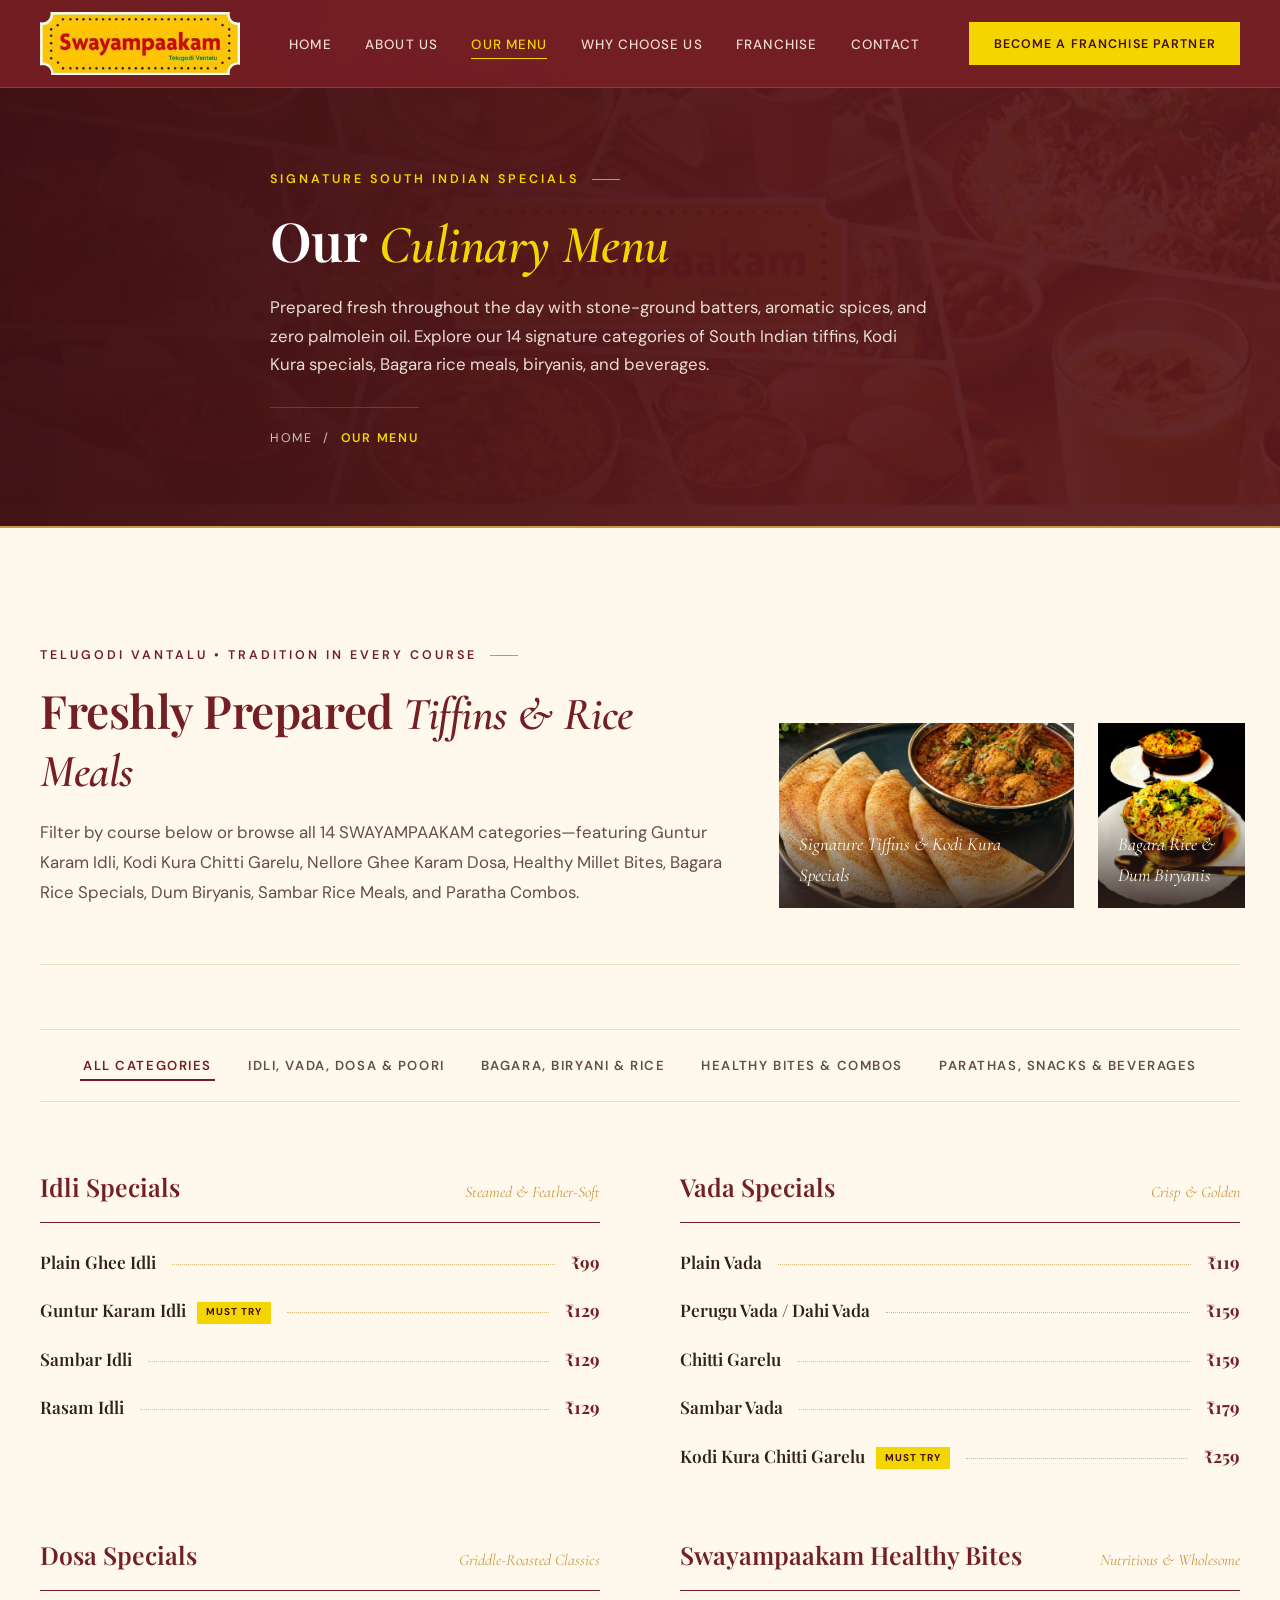
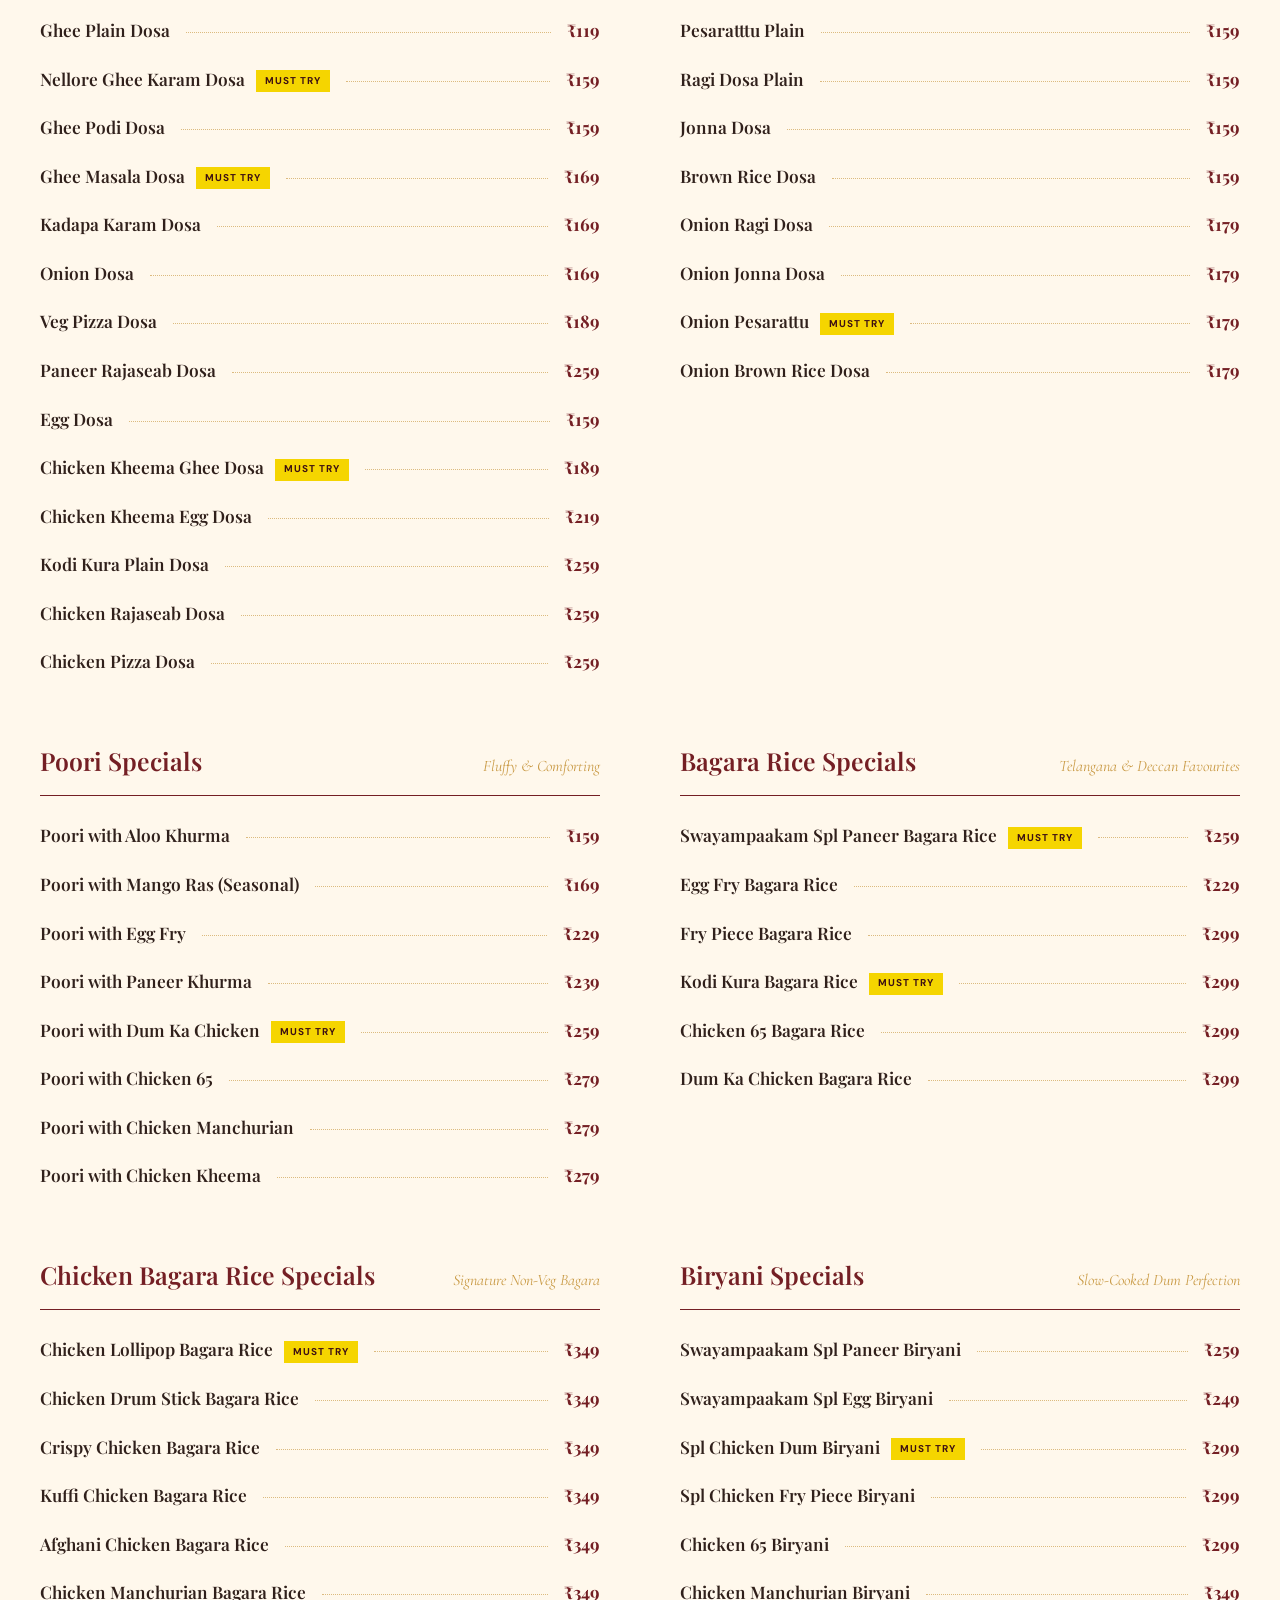
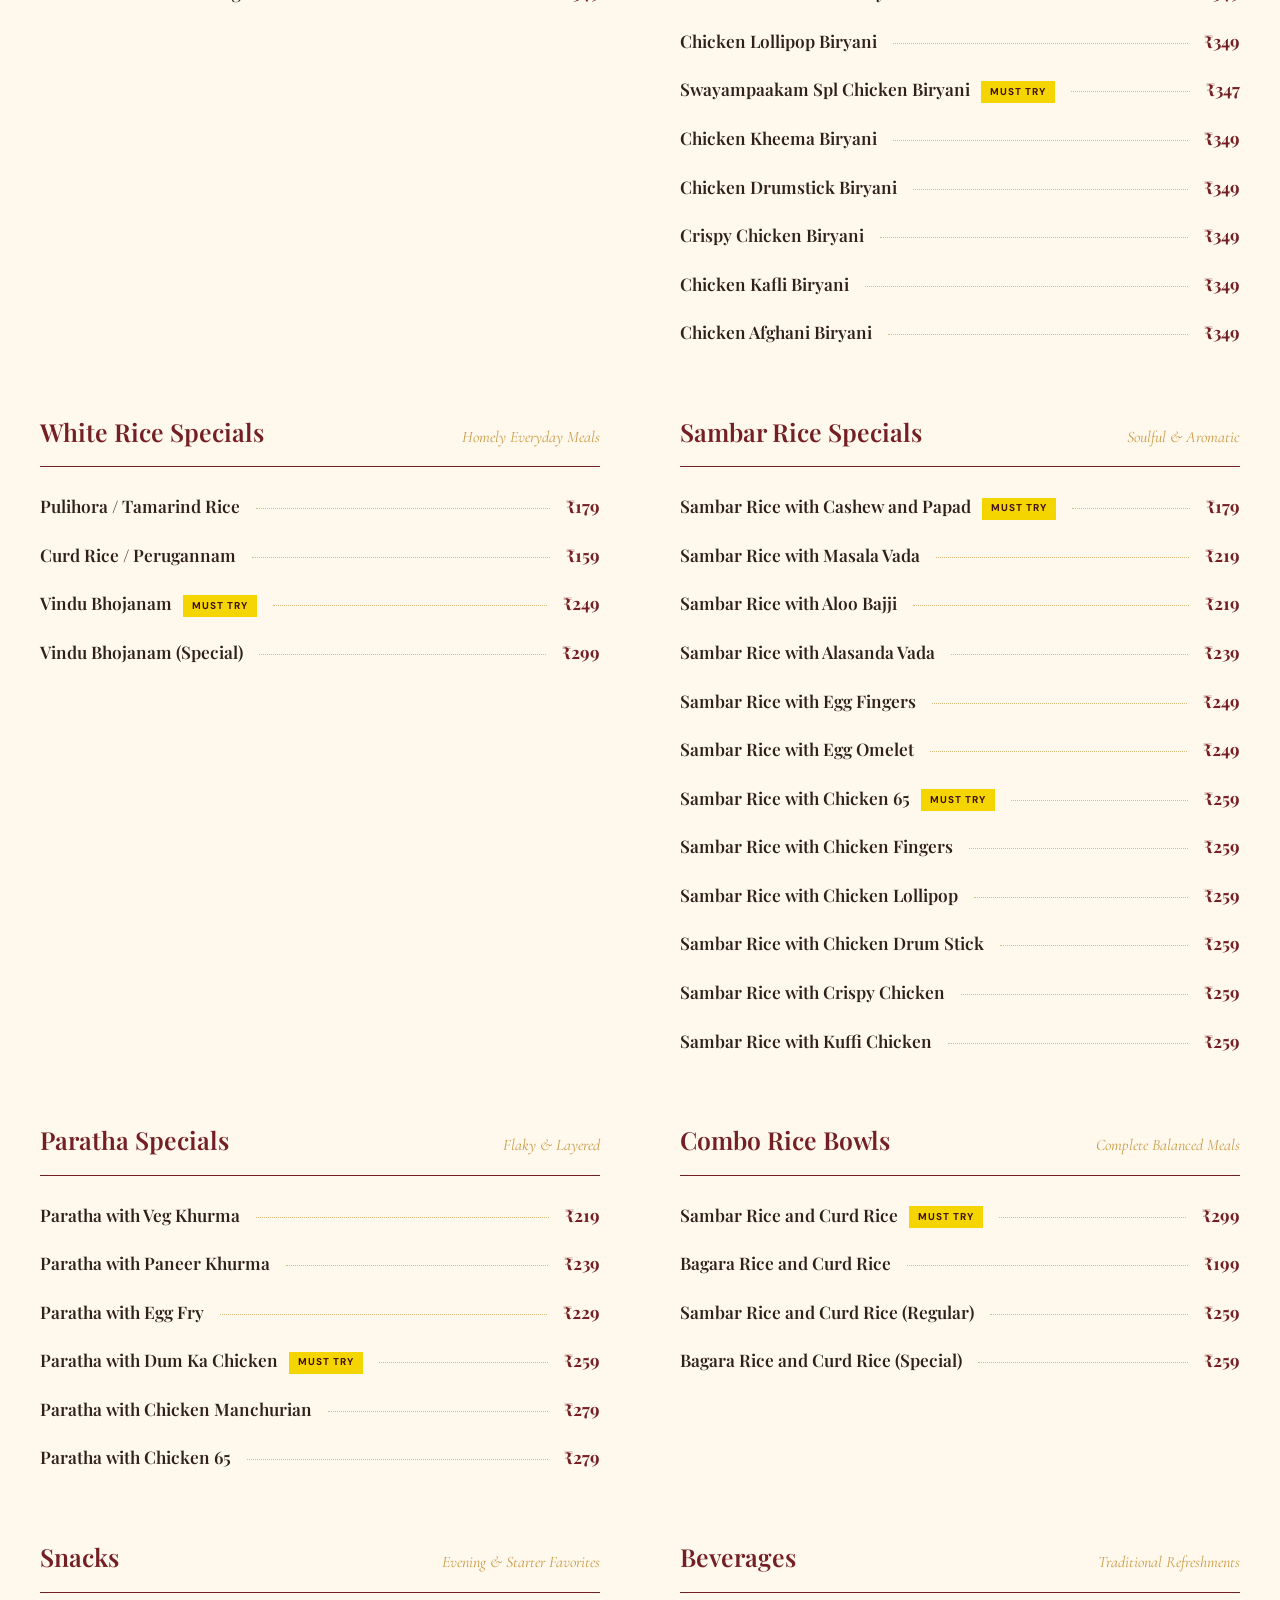
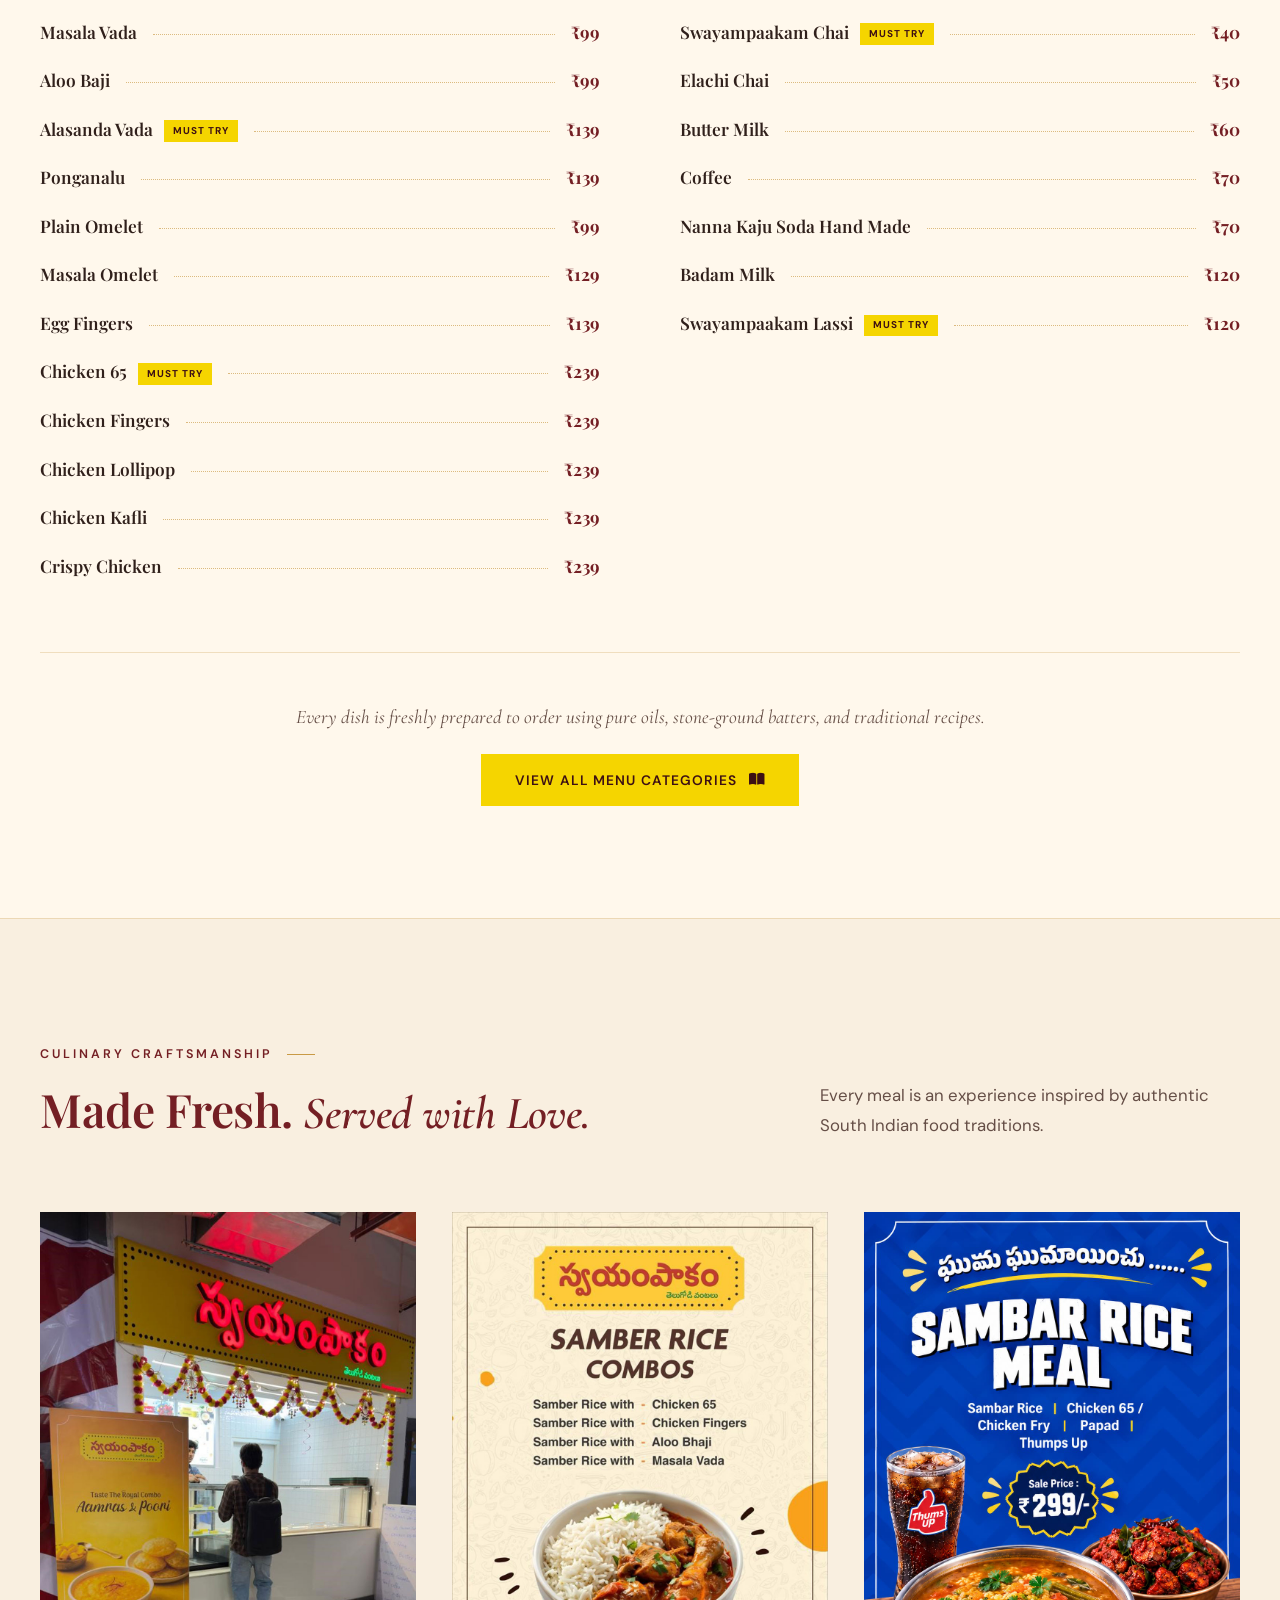
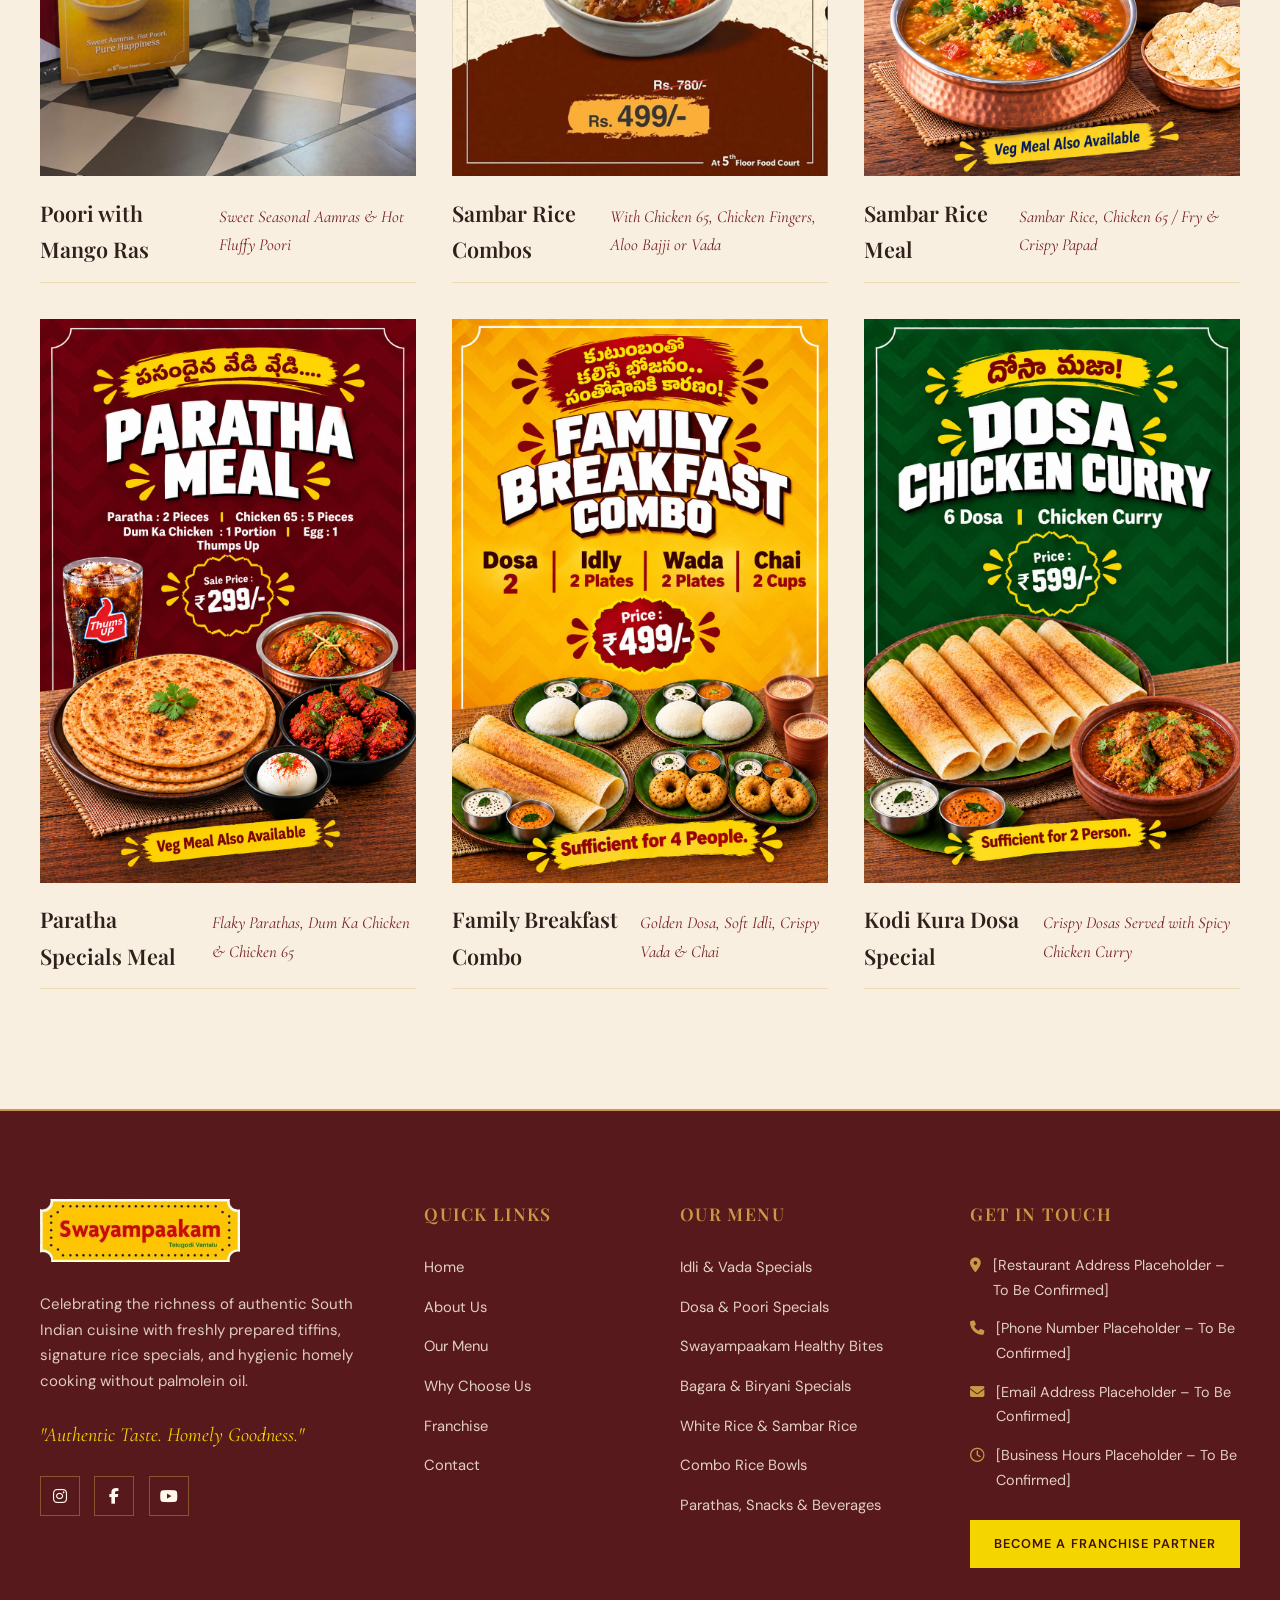
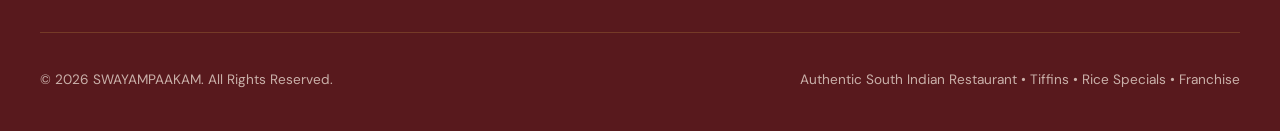
<file: menu.html>
<!DOCTYPE html>
<html lang="en">
<head>
  <meta charset="UTF-8" />
  <meta name="viewport" content="width=device-width, initial-scale=1.0" />
  <title>Our Menu | SWAYAMPAAKAM – Signature South Indian Specials</title>
  <meta name="description" content="Explore the complete SWAYAMPAAKAM menu: Idli Specials, Vada Specials, Dosa Specials, Poori Specials, Healthy Bites, Bagara Rice, Biryanis, Combo Rice Bowls, Snacks and Beverages." />

  <!-- Google Fonts -->
  <link rel="preconnect" href="https://fonts.googleapis.com" />
  <link rel="preconnect" href="https://fonts.gstatic.com" crossorigin />
  <link href="https://fonts.googleapis.com/css2?family=Cormorant+Garamond:ital,wght@0,500;0,600;0,700;1,400;1,600&family=DM+Sans:ital,opsz,wght@0,9..40,300;0,9..40,400;0,9..40,500;0,9..40,600;0,9..40,700;1,9..40,400&family=Playfair+Display:ital,wght@0,500;0,600;0,700;1,400;1,600&display=swap" rel="stylesheet" />

  <!-- Font Awesome 6 CDN -->
  <link rel="stylesheet" href="https://cdnjs.cloudflare.com/ajax/libs/font-awesome/6.5.1/css/all.min.css" crossorigin="anonymous" referrerpolicy="no-referrer" />

  <!-- Main Stylesheet -->
  <link rel="stylesheet" href="assets/css/style.css" />
</head>
<body>

  <!-- STICKY HEADER -->
  <header class="site-header" id="siteHeader">
    <div class="container header-inner">
      <a href="index.html" class="brand-logo" aria-label="SWAYAMPAAKAM Home">
        <img src="assets/images/swayampakam-logo.png" alt="SWAYAMPAAKAM" />
      </a>

      <nav aria-label="Main Navigation">
        <ul class="nav-menu" id="navMenu">
          <li><a href="index.html" class="nav-link">Home</a></li>
          <li><a href="about.html" class="nav-link">About Us</a></li>
          <li><a href="menu.html" class="nav-link active">Our Menu</a></li>
          <li><a href="why-choose-us.html" class="nav-link">Why Choose Us</a></li>
          <li><a href="franchise.html" class="nav-link">Franchise</a></li>
          <li><a href="contact.html" class="nav-link">Contact</a></li>
        </ul>
      </nav>

      <div class="header-actions">
        <button type="button" class="btn btn-turmeric btn-header-franchise js-open-franchise-modal">
          Become a Franchise Partner
        </button>
        <button type="button" class="mobile-toggle" id="mobileMenuToggle" aria-label="Toggle Navigation" aria-expanded="false" aria-controls="navMenu">
          <i class="fa-solid fa-bars"></i>
        </button>
      </div>
    </div>
  </header>

  <main>
    <!-- PAGE HERO BANNER -->
    <section class="page-hero">
      <img src="assets/images/hero-spread.jpg" alt="SWAYAMPAAKAM South Indian Menu Spread" class="page-hero-bg" />
      <div class="page-hero-overlay"></div>
      <div class="container page-hero-inner reveal is-visible">
        <div class="eyebrow eyebrow--left eyebrow--light">SIGNATURE SOUTH INDIAN SPECIALS</div>
        <h1 class="heading-display heading-xl">
          Our <span class="editorial-italic" style="color: var(--turmeric-yellow);">Culinary Menu</span>
        </h1>
        <p class="page-hero-desc">
          Prepared fresh throughout the day with stone-ground batters, aromatic spices, and zero palmolein oil. Explore our 14 signature categories of South Indian tiffins, Kodi Kura specials, Bagara rice meals, biryanis, and beverages.
        </p>
        <nav class="breadcrumb-nav" aria-label="Breadcrumb">
          <a href="index.html">Home</a>
          <span>/</span>
          <span class="current">Our Menu</span>
        </nav>
      </div>
    </section>

    <!-- FULL MENU SECTION -->
    <section class="menu-section section-padding" id="menu">
      <div class="container">
        <div class="menu-editorial-hero reveal">
          <div>
            <div class="eyebrow eyebrow--left">TELUGODI VANTALU &bull; TRADITION IN EVERY COURSE</div>
            <h2 class="heading-display heading-lg" style="color: var(--maroon-primary); margin-bottom: 1.15rem;">
              Freshly Prepared <span class="editorial-italic">Tiffins &amp; Rice Meals</span>
            </h2>
            <p class="lead-text">
              Filter by course below or browse all 14 SWAYAMPAAKAM categories—featuring Guntur Karam Idli, Kodi Kura Chitti Garelu, Nellore Ghee Karam Dosa, Healthy Millet Bites, Bagara Rice Specials, Dum Biryanis, Sambar Rice Meals, and Paratha Combos.
            </p>
          </div>

          <div class="menu-editorial-visuals">
            <div class="menu-photo-tall">
              <img src="assets/images/dosa-chicken.jpg" alt="Crispy Golden Dosa served with spicy Andhra Kodi Kura" />
              <div class="menu-photo-caption">Signature Tiffins &amp; Kodi Kura Specials</div>
            </div>
            <div class="menu-photo-accent">
              <img src="assets/images/biryani-special.jpg" alt="Aromatic South Indian Biryani and Bagara Rice cooked with traditional spices" />
              <div class="menu-photo-caption">Bagara Rice &amp; Dum Biryanis</div>
            </div>
          </div>
        </div>

        <!-- Editorial Category Filter Tabs -->
        <div class="menu-filter-bar reveal" role="tablist" aria-label="Menu Categories">
          <button type="button" class="menu-filter-btn active" data-filter="all" role="tab" aria-selected="true">All Categories</button>
          <button type="button" class="menu-filter-btn" data-filter="tiffins" role="tab" aria-selected="false">Idli, Vada, Dosa &amp; Poori</button>
          <button type="button" class="menu-filter-btn" data-filter="rice" role="tab" aria-selected="false">Bagara, Biryani &amp; Rice</button>
          <button type="button" class="menu-filter-btn" data-filter="healthy-combos" role="tab" aria-selected="false">Healthy Bites &amp; Combos</button>
          <button type="button" class="menu-filter-btn" data-filter="snacks-beverages" role="tab" aria-selected="false">Parathas, Snacks &amp; Beverages</button>
        </div>

        <!-- Menu Categories -->
        <div class="menu-editorial-columns" id="menuColumnsGrid">
          <!-- 1. Idli Specials -->
          <div class="menu-category-block reveal" data-group="tiffins">
            <div class="menu-category-header">
              <h3 class="menu-category-title">Idli Specials</h3>
              <span class="menu-category-subtitle">Steamed &amp; Feather-Soft</span>
            </div>
            <ul class="menu-list">
              <li class="menu-item">
                <div class="menu-item-line">
                  <span class="menu-item-name">Plain Ghee Idli</span>
                  <span class="menu-item-dots"></span>
                  <span class="menu-item-price">₹99</span>
                </div>
              </li>
              <li class="menu-item">
                <div class="menu-item-line">
                  <span class="menu-item-name">Guntur Karam Idli <span class="menu-badge-must">Must Try</span></span>
                  <span class="menu-item-dots"></span>
                  <span class="menu-item-price">₹129</span>
                </div>
              </li>
              <li class="menu-item">
                <div class="menu-item-line">
                  <span class="menu-item-name">Sambar Idli</span>
                  <span class="menu-item-dots"></span>
                  <span class="menu-item-price">₹129</span>
                </div>
              </li>
              <li class="menu-item">
                <div class="menu-item-line">
                  <span class="menu-item-name">Rasam Idli</span>
                  <span class="menu-item-dots"></span>
                  <span class="menu-item-price">₹129</span>
                </div>
              </li>
            </ul>
          </div>

          <!-- 2. Vada Specials -->
          <div class="menu-category-block reveal" data-group="tiffins">
            <div class="menu-category-header">
              <h3 class="menu-category-title">Vada Specials</h3>
              <span class="menu-category-subtitle">Crisp &amp; Golden</span>
            </div>
            <ul class="menu-list">
              <li class="menu-item">
                <div class="menu-item-line">
                  <span class="menu-item-name">Plain Vada</span>
                  <span class="menu-item-dots"></span>
                  <span class="menu-item-price">₹119</span>
                </div>
              </li>
              <li class="menu-item">
                <div class="menu-item-line">
                  <span class="menu-item-name">Perugu Vada / Dahi Vada</span>
                  <span class="menu-item-dots"></span>
                  <span class="menu-item-price">₹159</span>
                </div>
              </li>
              <li class="menu-item">
                <div class="menu-item-line">
                  <span class="menu-item-name">Chitti Garelu</span>
                  <span class="menu-item-dots"></span>
                  <span class="menu-item-price">₹159</span>
                </div>
              </li>
              <li class="menu-item">
                <div class="menu-item-line">
                  <span class="menu-item-name">Sambar Vada</span>
                  <span class="menu-item-dots"></span>
                  <span class="menu-item-price">₹179</span>
                </div>
              </li>
              <li class="menu-item">
                <div class="menu-item-line">
                  <span class="menu-item-name">Kodi Kura Chitti Garelu <span class="menu-badge-must">Must Try</span></span>
                  <span class="menu-item-dots"></span>
                  <span class="menu-item-price">₹259</span>
                </div>
              </li>
            </ul>
          </div>

          <!-- 3. Dosa Specials -->
          <div class="menu-category-block reveal" data-group="tiffins">
            <div class="menu-category-header">
              <h3 class="menu-category-title">Dosa Specials</h3>
              <span class="menu-category-subtitle">Griddle-Roasted Classics</span>
            </div>
            <ul class="menu-list">
              <li class="menu-item">
                <div class="menu-item-line">
                  <span class="menu-item-name">Ghee Plain Dosa</span>
                  <span class="menu-item-dots"></span>
                  <span class="menu-item-price">₹119</span>
                </div>
              </li>
              <li class="menu-item">
                <div class="menu-item-line">
                  <span class="menu-item-name">Nellore Ghee Karam Dosa <span class="menu-badge-must">Must Try</span></span>
                  <span class="menu-item-dots"></span>
                  <span class="menu-item-price">₹159</span>
                </div>
              </li>
              <li class="menu-item">
                <div class="menu-item-line">
                  <span class="menu-item-name">Ghee Podi Dosa</span>
                  <span class="menu-item-dots"></span>
                  <span class="menu-item-price">₹159</span>
                </div>
              </li>
              <li class="menu-item">
                <div class="menu-item-line">
                  <span class="menu-item-name">Ghee Masala Dosa <span class="menu-badge-must">Must Try</span></span>
                  <span class="menu-item-dots"></span>
                  <span class="menu-item-price">₹169</span>
                </div>
              </li>
              <li class="menu-item">
                <div class="menu-item-line">
                  <span class="menu-item-name">Kadapa Karam Dosa</span>
                  <span class="menu-item-dots"></span>
                  <span class="menu-item-price">₹169</span>
                </div>
              </li>
              <li class="menu-item">
                <div class="menu-item-line">
                  <span class="menu-item-name">Onion Dosa</span>
                  <span class="menu-item-dots"></span>
                  <span class="menu-item-price">₹169</span>
                </div>
              </li>
              <li class="menu-item">
                <div class="menu-item-line">
                  <span class="menu-item-name">Veg Pizza Dosa</span>
                  <span class="menu-item-dots"></span>
                  <span class="menu-item-price">₹189</span>
                </div>
              </li>
              <li class="menu-item">
                <div class="menu-item-line">
                  <span class="menu-item-name">Paneer Rajaseab Dosa</span>
                  <span class="menu-item-dots"></span>
                  <span class="menu-item-price">₹259</span>
                </div>
              </li>
              <li class="menu-item">
                <div class="menu-item-line">
                  <span class="menu-item-name">Egg Dosa</span>
                  <span class="menu-item-dots"></span>
                  <span class="menu-item-price">₹159</span>
                </div>
              </li>
              <li class="menu-item">
                <div class="menu-item-line">
                  <span class="menu-item-name">Chicken Kheema Ghee Dosa <span class="menu-badge-must">Must Try</span></span>
                  <span class="menu-item-dots"></span>
                  <span class="menu-item-price">₹189</span>
                </div>
              </li>
              <li class="menu-item">
                <div class="menu-item-line">
                  <span class="menu-item-name">Chicken Kheema Egg Dosa</span>
                  <span class="menu-item-dots"></span>
                  <span class="menu-item-price">₹219</span>
                </div>
              </li>
              <li class="menu-item">
                <div class="menu-item-line">
                  <span class="menu-item-name">Kodi Kura Plain Dosa</span>
                  <span class="menu-item-dots"></span>
                  <span class="menu-item-price">₹259</span>
                </div>
              </li>
              <li class="menu-item">
                <div class="menu-item-line">
                  <span class="menu-item-name">Chicken Rajaseab Dosa</span>
                  <span class="menu-item-dots"></span>
                  <span class="menu-item-price">₹259</span>
                </div>
              </li>
              <li class="menu-item">
                <div class="menu-item-line">
                  <span class="menu-item-name">Chicken Pizza Dosa</span>
                  <span class="menu-item-dots"></span>
                  <span class="menu-item-price">₹259</span>
                </div>
              </li>
            </ul>
          </div>

          <!-- 4. Swayampaakam Healthy Bites -->
          <div class="menu-category-block reveal" data-group="healthy-combos">
            <div class="menu-category-header">
              <h3 class="menu-category-title">Swayampaakam Healthy Bites</h3>
              <span class="menu-category-subtitle">Nutritious &amp; Wholesome</span>
            </div>
            <ul class="menu-list">
              <li class="menu-item">
                <div class="menu-item-line">
                  <span class="menu-item-name">Pesaratttu Plain</span>
                  <span class="menu-item-dots"></span>
                  <span class="menu-item-price">₹159</span>
                </div>
              </li>
              <li class="menu-item">
                <div class="menu-item-line">
                  <span class="menu-item-name">Ragi Dosa Plain</span>
                  <span class="menu-item-dots"></span>
                  <span class="menu-item-price">₹159</span>
                </div>
              </li>
              <li class="menu-item">
                <div class="menu-item-line">
                  <span class="menu-item-name">Jonna Dosa</span>
                  <span class="menu-item-dots"></span>
                  <span class="menu-item-price">₹159</span>
                </div>
              </li>
              <li class="menu-item">
                <div class="menu-item-line">
                  <span class="menu-item-name">Brown Rice Dosa</span>
                  <span class="menu-item-dots"></span>
                  <span class="menu-item-price">₹159</span>
                </div>
              </li>
              <li class="menu-item">
                <div class="menu-item-line">
                  <span class="menu-item-name">Onion Ragi Dosa</span>
                  <span class="menu-item-dots"></span>
                  <span class="menu-item-price">₹179</span>
                </div>
              </li>
              <li class="menu-item">
                <div class="menu-item-line">
                  <span class="menu-item-name">Onion Jonna Dosa</span>
                  <span class="menu-item-dots"></span>
                  <span class="menu-item-price">₹179</span>
                </div>
              </li>
              <li class="menu-item">
                <div class="menu-item-line">
                  <span class="menu-item-name">Onion Pesarattu <span class="menu-badge-must">Must Try</span></span>
                  <span class="menu-item-dots"></span>
                  <span class="menu-item-price">₹179</span>
                </div>
              </li>
              <li class="menu-item">
                <div class="menu-item-line">
                  <span class="menu-item-name">Onion Brown Rice Dosa</span>
                  <span class="menu-item-dots"></span>
                  <span class="menu-item-price">₹179</span>
                </div>
              </li>
            </ul>
          </div>

          <!-- 5. Poori Specials -->
          <div class="menu-category-block reveal" data-group="tiffins">
            <div class="menu-category-header">
              <h3 class="menu-category-title">Poori Specials</h3>
              <span class="menu-category-subtitle">Fluffy &amp; Comforting</span>
            </div>
            <ul class="menu-list">
              <li class="menu-item">
                <div class="menu-item-line">
                  <span class="menu-item-name">Poori with Aloo Khurma</span>
                  <span class="menu-item-dots"></span>
                  <span class="menu-item-price">₹159</span>
                </div>
              </li>
              <li class="menu-item">
                <div class="menu-item-line">
                  <span class="menu-item-name">Poori with Mango Ras (Seasonal)</span>
                  <span class="menu-item-dots"></span>
                  <span class="menu-item-price">₹169</span>
                </div>
              </li>
              <li class="menu-item">
                <div class="menu-item-line">
                  <span class="menu-item-name">Poori with Egg Fry</span>
                  <span class="menu-item-dots"></span>
                  <span class="menu-item-price">₹229</span>
                </div>
              </li>
              <li class="menu-item">
                <div class="menu-item-line">
                  <span class="menu-item-name">Poori with Paneer Khurma</span>
                  <span class="menu-item-dots"></span>
                  <span class="menu-item-price">₹239</span>
                </div>
              </li>
              <li class="menu-item">
                <div class="menu-item-line">
                  <span class="menu-item-name">Poori with Dum Ka Chicken <span class="menu-badge-must">Must Try</span></span>
                  <span class="menu-item-dots"></span>
                  <span class="menu-item-price">₹259</span>
                </div>
              </li>
              <li class="menu-item">
                <div class="menu-item-line">
                  <span class="menu-item-name">Poori with Chicken 65</span>
                  <span class="menu-item-dots"></span>
                  <span class="menu-item-price">₹279</span>
                </div>
              </li>
              <li class="menu-item">
                <div class="menu-item-line">
                  <span class="menu-item-name">Poori with Chicken Manchurian</span>
                  <span class="menu-item-dots"></span>
                  <span class="menu-item-price">₹279</span>
                </div>
              </li>
              <li class="menu-item">
                <div class="menu-item-line">
                  <span class="menu-item-name">Poori with Chicken Kheema</span>
                  <span class="menu-item-dots"></span>
                  <span class="menu-item-price">₹279</span>
                </div>
              </li>
            </ul>
          </div>

          <!-- 6. Bagara Rice Specials -->
          <div class="menu-category-block reveal" data-group="rice">
            <div class="menu-category-header">
              <h3 class="menu-category-title">Bagara Rice Specials</h3>
              <span class="menu-category-subtitle">Telangana &amp; Deccan Favourites</span>
            </div>
            <ul class="menu-list">
              <li class="menu-item">
                <div class="menu-item-line">
                  <span class="menu-item-name">Swayampaakam Spl Paneer Bagara Rice <span class="menu-badge-must">Must Try</span></span>
                  <span class="menu-item-dots"></span>
                  <span class="menu-item-price">₹259</span>
                </div>
              </li>
              <li class="menu-item">
                <div class="menu-item-line">
                  <span class="menu-item-name">Egg Fry Bagara Rice</span>
                  <span class="menu-item-dots"></span>
                  <span class="menu-item-price">₹229</span>
                </div>
              </li>
              <li class="menu-item">
                <div class="menu-item-line">
                  <span class="menu-item-name">Fry Piece Bagara Rice</span>
                  <span class="menu-item-dots"></span>
                  <span class="menu-item-price">₹299</span>
                </div>
              </li>
              <li class="menu-item">
                <div class="menu-item-line">
                  <span class="menu-item-name">Kodi Kura Bagara Rice <span class="menu-badge-must">Must Try</span></span>
                  <span class="menu-item-dots"></span>
                  <span class="menu-item-price">₹299</span>
                </div>
              </li>
              <li class="menu-item">
                <div class="menu-item-line">
                  <span class="menu-item-name">Chicken 65 Bagara Rice</span>
                  <span class="menu-item-dots"></span>
                  <span class="menu-item-price">₹299</span>
                </div>
              </li>
              <li class="menu-item">
                <div class="menu-item-line">
                  <span class="menu-item-name">Dum Ka Chicken Bagara Rice</span>
                  <span class="menu-item-dots"></span>
                  <span class="menu-item-price">₹299</span>
                </div>
              </li>
            </ul>
          </div>

          <!-- 7. Chicken Bagara Rice Specials -->
          <div class="menu-category-block reveal" data-group="rice">
            <div class="menu-category-header">
              <h3 class="menu-category-title">Chicken Bagara Rice Specials</h3>
              <span class="menu-category-subtitle">Signature Non-Veg Bagara</span>
            </div>
            <ul class="menu-list">
              <li class="menu-item">
                <div class="menu-item-line">
                  <span class="menu-item-name">Chicken Lollipop Bagara Rice <span class="menu-badge-must">Must Try</span></span>
                  <span class="menu-item-dots"></span>
                  <span class="menu-item-price">₹349</span>
                </div>
              </li>
              <li class="menu-item">
                <div class="menu-item-line">
                  <span class="menu-item-name">Chicken Drum Stick Bagara Rice</span>
                  <span class="menu-item-dots"></span>
                  <span class="menu-item-price">₹349</span>
                </div>
              </li>
              <li class="menu-item">
                <div class="menu-item-line">
                  <span class="menu-item-name">Crispy Chicken Bagara Rice</span>
                  <span class="menu-item-dots"></span>
                  <span class="menu-item-price">₹349</span>
                </div>
              </li>
              <li class="menu-item">
                <div class="menu-item-line">
                  <span class="menu-item-name">Kuffi Chicken Bagara Rice</span>
                  <span class="menu-item-dots"></span>
                  <span class="menu-item-price">₹349</span>
                </div>
              </li>
              <li class="menu-item">
                <div class="menu-item-line">
                  <span class="menu-item-name">Afghani Chicken Bagara Rice</span>
                  <span class="menu-item-dots"></span>
                  <span class="menu-item-price">₹349</span>
                </div>
              </li>
              <li class="menu-item">
                <div class="menu-item-line">
                  <span class="menu-item-name">Chicken Manchurian Bagara Rice</span>
                  <span class="menu-item-dots"></span>
                  <span class="menu-item-price">₹349</span>
                </div>
              </li>
            </ul>
          </div>

          <!-- 8. Biryani Specials -->
          <div class="menu-category-block reveal" data-group="rice">
            <div class="menu-category-header">
              <h3 class="menu-category-title">Biryani Specials</h3>
              <span class="menu-category-subtitle">Slow-Cooked Dum Perfection</span>
            </div>
            <ul class="menu-list">
              <li class="menu-item">
                <div class="menu-item-line">
                  <span class="menu-item-name">Swayampaakam Spl Paneer Biryani</span>
                  <span class="menu-item-dots"></span>
                  <span class="menu-item-price">₹259</span>
                </div>
              </li>
              <li class="menu-item">
                <div class="menu-item-line">
                  <span class="menu-item-name">Swayampaakam Spl Egg Biryani</span>
                  <span class="menu-item-dots"></span>
                  <span class="menu-item-price">₹249</span>
                </div>
              </li>
              <li class="menu-item">
                <div class="menu-item-line">
                  <span class="menu-item-name">Spl Chicken Dum Biryani <span class="menu-badge-must">Must Try</span></span>
                  <span class="menu-item-dots"></span>
                  <span class="menu-item-price">₹299</span>
                </div>
              </li>
              <li class="menu-item">
                <div class="menu-item-line">
                  <span class="menu-item-name">Spl Chicken Fry Piece Biryani</span>
                  <span class="menu-item-dots"></span>
                  <span class="menu-item-price">₹299</span>
                </div>
              </li>
              <li class="menu-item">
                <div class="menu-item-line">
                  <span class="menu-item-name">Chicken 65 Biryani</span>
                  <span class="menu-item-dots"></span>
                  <span class="menu-item-price">₹299</span>
                </div>
              </li>
              <li class="menu-item">
                <div class="menu-item-line">
                  <span class="menu-item-name">Chicken Manchurian Biryani</span>
                  <span class="menu-item-dots"></span>
                  <span class="menu-item-price">₹349</span>
                </div>
              </li>
              <li class="menu-item">
                <div class="menu-item-line">
                  <span class="menu-item-name">Chicken Lollipop Biryani</span>
                  <span class="menu-item-dots"></span>
                  <span class="menu-item-price">₹349</span>
                </div>
              </li>
              <li class="menu-item">
                <div class="menu-item-line">
                  <span class="menu-item-name">Swayampaakam Spl Chicken Biryani <span class="menu-badge-must">Must Try</span></span>
                  <span class="menu-item-dots"></span>
                  <span class="menu-item-price">₹347</span>
                </div>
              </li>
              <li class="menu-item">
                <div class="menu-item-line">
                  <span class="menu-item-name">Chicken Kheema Biryani</span>
                  <span class="menu-item-dots"></span>
                  <span class="menu-item-price">₹349</span>
                </div>
              </li>
              <li class="menu-item">
                <div class="menu-item-line">
                  <span class="menu-item-name">Chicken Drumstick Biryani</span>
                  <span class="menu-item-dots"></span>
                  <span class="menu-item-price">₹349</span>
                </div>
              </li>
              <li class="menu-item">
                <div class="menu-item-line">
                  <span class="menu-item-name">Crispy Chicken Biryani</span>
                  <span class="menu-item-dots"></span>
                  <span class="menu-item-price">₹349</span>
                </div>
              </li>
              <li class="menu-item">
                <div class="menu-item-line">
                  <span class="menu-item-name">Chicken Kafli Biryani</span>
                  <span class="menu-item-dots"></span>
                  <span class="menu-item-price">₹349</span>
                </div>
              </li>
              <li class="menu-item">
                <div class="menu-item-line">
                  <span class="menu-item-name">Chicken Afghani Biryani</span>
                  <span class="menu-item-dots"></span>
                  <span class="menu-item-price">₹349</span>
                </div>
              </li>
            </ul>
          </div>

          <!-- 9. White Rice Specials -->
          <div class="menu-category-block reveal" data-group="rice">
            <div class="menu-category-header">
              <h3 class="menu-category-title">White Rice Specials</h3>
              <span class="menu-category-subtitle">Homely Everyday Meals</span>
            </div>
            <ul class="menu-list">
              <li class="menu-item">
                <div class="menu-item-line">
                  <span class="menu-item-name">Pulihora / Tamarind Rice</span>
                  <span class="menu-item-dots"></span>
                  <span class="menu-item-price">₹179</span>
                </div>
              </li>
              <li class="menu-item">
                <div class="menu-item-line">
                  <span class="menu-item-name">Curd Rice / Perugannam</span>
                  <span class="menu-item-dots"></span>
                  <span class="menu-item-price">₹159</span>
                </div>
              </li>
              <li class="menu-item">
                <div class="menu-item-line">
                  <span class="menu-item-name">Vindu Bhojanam <span class="menu-badge-must">Must Try</span></span>
                  <span class="menu-item-dots"></span>
                  <span class="menu-item-price">₹249</span>
                </div>
              </li>
              <li class="menu-item">
                <div class="menu-item-line">
                  <span class="menu-item-name">Vindu Bhojanam (Special)</span>
                  <span class="menu-item-dots"></span>
                  <span class="menu-item-price">₹299</span>
                </div>
              </li>
            </ul>
          </div>

          <!-- 10. Sambar Rice Specials -->
          <div class="menu-category-block reveal" data-group="rice">
            <div class="menu-category-header">
              <h3 class="menu-category-title">Sambar Rice Specials</h3>
              <span class="menu-category-subtitle">Soulful &amp; Aromatic</span>
            </div>
            <ul class="menu-list">
              <li class="menu-item">
                <div class="menu-item-line">
                  <span class="menu-item-name">Sambar Rice with Cashew and Papad <span class="menu-badge-must">Must Try</span></span>
                  <span class="menu-item-dots"></span>
                  <span class="menu-item-price">₹179</span>
                </div>
              </li>
              <li class="menu-item">
                <div class="menu-item-line">
                  <span class="menu-item-name">Sambar Rice with Masala Vada</span>
                  <span class="menu-item-dots"></span>
                  <span class="menu-item-price">₹219</span>
                </div>
              </li>
              <li class="menu-item">
                <div class="menu-item-line">
                  <span class="menu-item-name">Sambar Rice with Aloo Bajji</span>
                  <span class="menu-item-dots"></span>
                  <span class="menu-item-price">₹219</span>
                </div>
              </li>
              <li class="menu-item">
                <div class="menu-item-line">
                  <span class="menu-item-name">Sambar Rice with Alasanda Vada</span>
                  <span class="menu-item-dots"></span>
                  <span class="menu-item-price">₹239</span>
                </div>
              </li>
              <li class="menu-item">
                <div class="menu-item-line">
                  <span class="menu-item-name">Sambar Rice with Egg Fingers</span>
                  <span class="menu-item-dots"></span>
                  <span class="menu-item-price">₹249</span>
                </div>
              </li>
              <li class="menu-item">
                <div class="menu-item-line">
                  <span class="menu-item-name">Sambar Rice with Egg Omelet</span>
                  <span class="menu-item-dots"></span>
                  <span class="menu-item-price">₹249</span>
                </div>
              </li>
              <li class="menu-item">
                <div class="menu-item-line">
                  <span class="menu-item-name">Sambar Rice with Chicken 65 <span class="menu-badge-must">Must Try</span></span>
                  <span class="menu-item-dots"></span>
                  <span class="menu-item-price">₹259</span>
                </div>
              </li>
              <li class="menu-item">
                <div class="menu-item-line">
                  <span class="menu-item-name">Sambar Rice with Chicken Fingers</span>
                  <span class="menu-item-dots"></span>
                  <span class="menu-item-price">₹259</span>
                </div>
              </li>
              <li class="menu-item">
                <div class="menu-item-line">
                  <span class="menu-item-name">Sambar Rice with Chicken Lollipop</span>
                  <span class="menu-item-dots"></span>
                  <span class="menu-item-price">₹259</span>
                </div>
              </li>
              <li class="menu-item">
                <div class="menu-item-line">
                  <span class="menu-item-name">Sambar Rice with Chicken Drum Stick</span>
                  <span class="menu-item-dots"></span>
                  <span class="menu-item-price">₹259</span>
                </div>
              </li>
              <li class="menu-item">
                <div class="menu-item-line">
                  <span class="menu-item-name">Sambar Rice with Crispy Chicken</span>
                  <span class="menu-item-dots"></span>
                  <span class="menu-item-price">₹259</span>
                </div>
              </li>
              <li class="menu-item">
                <div class="menu-item-line">
                  <span class="menu-item-name">Sambar Rice with Kuffi Chicken</span>
                  <span class="menu-item-dots"></span>
                  <span class="menu-item-price">₹259</span>
                </div>
              </li>
            </ul>
          </div>

          <!-- 11. Paratha Specials -->
          <div class="menu-category-block reveal" data-group="snacks-beverages">
            <div class="menu-category-header">
              <h3 class="menu-category-title">Paratha Specials</h3>
              <span class="menu-category-subtitle">Flaky &amp; Layered</span>
            </div>
            <ul class="menu-list">
              <li class="menu-item">
                <div class="menu-item-line">
                  <span class="menu-item-name">Paratha with Veg Khurma</span>
                  <span class="menu-item-dots"></span>
                  <span class="menu-item-price">₹219</span>
                </div>
              </li>
              <li class="menu-item">
                <div class="menu-item-line">
                  <span class="menu-item-name">Paratha with Paneer Khurma</span>
                  <span class="menu-item-dots"></span>
                  <span class="menu-item-price">₹239</span>
                </div>
              </li>
              <li class="menu-item">
                <div class="menu-item-line">
                  <span class="menu-item-name">Paratha with Egg Fry</span>
                  <span class="menu-item-dots"></span>
                  <span class="menu-item-price">₹229</span>
                </div>
              </li>
              <li class="menu-item">
                <div class="menu-item-line">
                  <span class="menu-item-name">Paratha with Dum Ka Chicken <span class="menu-badge-must">Must Try</span></span>
                  <span class="menu-item-dots"></span>
                  <span class="menu-item-price">₹259</span>
                </div>
              </li>
              <li class="menu-item">
                <div class="menu-item-line">
                  <span class="menu-item-name">Paratha with Chicken Manchurian</span>
                  <span class="menu-item-dots"></span>
                  <span class="menu-item-price">₹279</span>
                </div>
              </li>
              <li class="menu-item">
                <div class="menu-item-line">
                  <span class="menu-item-name">Paratha with Chicken 65</span>
                  <span class="menu-item-dots"></span>
                  <span class="menu-item-price">₹279</span>
                </div>
              </li>
            </ul>
          </div>

          <!-- 12. Combo Rice Bowls -->
          <div class="menu-category-block reveal" data-group="healthy-combos">
            <div class="menu-category-header">
              <h3 class="menu-category-title">Combo Rice Bowls</h3>
              <span class="menu-category-subtitle">Complete Balanced Meals</span>
            </div>
            <ul class="menu-list">
              <li class="menu-item">
                <div class="menu-item-line">
                  <span class="menu-item-name">Sambar Rice and Curd Rice <span class="menu-badge-must">Must Try</span></span>
                  <span class="menu-item-dots"></span>
                  <span class="menu-item-price">₹299</span>
                </div>
              </li>
              <li class="menu-item">
                <div class="menu-item-line">
                  <span class="menu-item-name">Bagara Rice and Curd Rice</span>
                  <span class="menu-item-dots"></span>
                  <span class="menu-item-price">₹199</span>
                </div>
              </li>
              <li class="menu-item">
                <div class="menu-item-line">
                  <span class="menu-item-name">Sambar Rice and Curd Rice (Regular)</span>
                  <span class="menu-item-dots"></span>
                  <span class="menu-item-price">₹259</span>
                </div>
              </li>
              <li class="menu-item">
                <div class="menu-item-line">
                  <span class="menu-item-name">Bagara Rice and Curd Rice (Special)</span>
                  <span class="menu-item-dots"></span>
                  <span class="menu-item-price">₹259</span>
                </div>
              </li>
            </ul>
          </div>

          <!-- 13. Snacks -->
          <div class="menu-category-block reveal" data-group="snacks-beverages">
            <div class="menu-category-header">
              <h3 class="menu-category-title">Snacks</h3>
              <span class="menu-category-subtitle">Evening &amp; Starter Favorites</span>
            </div>
            <ul class="menu-list">
              <li class="menu-item">
                <div class="menu-item-line">
                  <span class="menu-item-name">Masala Vada</span>
                  <span class="menu-item-dots"></span>
                  <span class="menu-item-price">₹99</span>
                </div>
              </li>
              <li class="menu-item">
                <div class="menu-item-line">
                  <span class="menu-item-name">Aloo Baji</span>
                  <span class="menu-item-dots"></span>
                  <span class="menu-item-price">₹99</span>
                </div>
              </li>
              <li class="menu-item">
                <div class="menu-item-line">
                  <span class="menu-item-name">Alasanda Vada <span class="menu-badge-must">Must Try</span></span>
                  <span class="menu-item-dots"></span>
                  <span class="menu-item-price">₹139</span>
                </div>
              </li>
              <li class="menu-item">
                <div class="menu-item-line">
                  <span class="menu-item-name">Ponganalu</span>
                  <span class="menu-item-dots"></span>
                  <span class="menu-item-price">₹139</span>
                </div>
              </li>
              <li class="menu-item">
                <div class="menu-item-line">
                  <span class="menu-item-name">Plain Omelet</span>
                  <span class="menu-item-dots"></span>
                  <span class="menu-item-price">₹99</span>
                </div>
              </li>
              <li class="menu-item">
                <div class="menu-item-line">
                  <span class="menu-item-name">Masala Omelet</span>
                  <span class="menu-item-dots"></span>
                  <span class="menu-item-price">₹129</span>
                </div>
              </li>
              <li class="menu-item">
                <div class="menu-item-line">
                  <span class="menu-item-name">Egg Fingers</span>
                  <span class="menu-item-dots"></span>
                  <span class="menu-item-price">₹139</span>
                </div>
              </li>
              <li class="menu-item">
                <div class="menu-item-line">
                  <span class="menu-item-name">Chicken 65 <span class="menu-badge-must">Must Try</span></span>
                  <span class="menu-item-dots"></span>
                  <span class="menu-item-price">₹239</span>
                </div>
              </li>
              <li class="menu-item">
                <div class="menu-item-line">
                  <span class="menu-item-name">Chicken Fingers</span>
                  <span class="menu-item-dots"></span>
                  <span class="menu-item-price">₹239</span>
                </div>
              </li>
              <li class="menu-item">
                <div class="menu-item-line">
                  <span class="menu-item-name">Chicken Lollipop</span>
                  <span class="menu-item-dots"></span>
                  <span class="menu-item-price">₹239</span>
                </div>
              </li>
              <li class="menu-item">
                <div class="menu-item-line">
                  <span class="menu-item-name">Chicken Kafli</span>
                  <span class="menu-item-dots"></span>
                  <span class="menu-item-price">₹239</span>
                </div>
              </li>
              <li class="menu-item">
                <div class="menu-item-line">
                  <span class="menu-item-name">Crispy Chicken</span>
                  <span class="menu-item-dots"></span>
                  <span class="menu-item-price">₹239</span>
                </div>
              </li>
            </ul>
          </div>

          <!-- 14. Beverages -->
          <div class="menu-category-block reveal" data-group="snacks-beverages">
            <div class="menu-category-header">
              <h3 class="menu-category-title">Beverages</h3>
              <span class="menu-category-subtitle">Traditional Refreshments</span>
            </div>
            <ul class="menu-list">
              <li class="menu-item">
                <div class="menu-item-line">
                  <span class="menu-item-name">Swayampaakam Chai <span class="menu-badge-must">Must Try</span></span>
                  <span class="menu-item-dots"></span>
                  <span class="menu-item-price">₹40</span>
                </div>
              </li>
              <li class="menu-item">
                <div class="menu-item-line">
                  <span class="menu-item-name">Elachi Chai</span>
                  <span class="menu-item-dots"></span>
                  <span class="menu-item-price">₹50</span>
                </div>
              </li>
              <li class="menu-item">
                <div class="menu-item-line">
                  <span class="menu-item-name">Butter Milk</span>
                  <span class="menu-item-dots"></span>
                  <span class="menu-item-price">₹60</span>
                </div>
              </li>
              <li class="menu-item">
                <div class="menu-item-line">
                  <span class="menu-item-name">Coffee</span>
                  <span class="menu-item-dots"></span>
                  <span class="menu-item-price">₹70</span>
                </div>
              </li>
              <li class="menu-item">
                <div class="menu-item-line">
                  <span class="menu-item-name">Nanna Kaju Soda Hand Made</span>
                  <span class="menu-item-dots"></span>
                  <span class="menu-item-price">₹70</span>
                </div>
              </li>
              <li class="menu-item">
                <div class="menu-item-line">
                  <span class="menu-item-name">Badam Milk</span>
                  <span class="menu-item-dots"></span>
                  <span class="menu-item-price">₹120</span>
                </div>
              </li>
              <li class="menu-item">
                <div class="menu-item-line">
                  <span class="menu-item-name">Swayampaakam Lassi <span class="menu-badge-must">Must Try</span></span>
                  <span class="menu-item-dots"></span>
                  <span class="menu-item-price">₹120</span>
                </div>
              </li>
            </ul>
          </div>
        </div>

        <div class="menu-footer-cta reveal">
          <p class="menu-footer-note">
            Every dish is freshly prepared to order using pure oils, stone-ground batters, and traditional recipes.
          </p>
          <button type="button" class="btn btn-turmeric" id="viewFullMenuBtn">
            <span>View All Menu Categories</span>
            <i class="fa-solid fa-book-open"></i>
          </button>
        </div>
      </div>
    </section>

    <!-- SIGNATURE FOOD SHOWCASE -->
    <section class="showcase-section" id="showcase">
      <div class="container">
        <div class="showcase-header reveal">
          <div class="showcase-header-left">
            <div class="eyebrow eyebrow--left">CULINARY CRAFTSMANSHIP</div>
            <h2 class="heading-display heading-lg">
              Made Fresh. <span class="editorial-italic">Served with Love.</span>
            </h2>
          </div>
          <div class="showcase-header-right">
            <p class="lead-text">
              Every meal is an experience inspired by authentic South Indian food traditions.
            </p>
          </div>
        </div>

        <div class="showcase-editorial-grid">
          <figure class="showcase-piece showcase-piece--1 reveal">
            <div class="showcase-img-wrap">
              <img src="assets/images/menu-items1.jpg" alt="SWAYAMPAAKAM Royal Combo: Sweet Aamras and Hot Fluffy Poori" loading="lazy" />
            </div>
            <figcaption class="showcase-meta">
              <h3 class="showcase-dish-title">Poori with Mango Ras</h3>
              <span class="showcase-dish-tag">Sweet Seasonal Aamras &amp; Hot Fluffy Poori</span>
            </figcaption>
          </figure>

          <figure class="showcase-piece showcase-piece--2 reveal reveal-delay-1">
            <div class="showcase-img-wrap">
              <img src="assets/images/menu-items2.jpg" alt="SWAYAMPAAKAM Sambar Rice Combos with Chicken 65, Chicken Fingers, Aloo Bajji and Masala Vada" loading="lazy" />
            </div>
            <figcaption class="showcase-meta">
              <h3 class="showcase-dish-title">Sambar Rice Combos</h3>
              <span class="showcase-dish-tag">With Chicken 65, Chicken Fingers, Aloo Bajji or Vada</span>
            </figcaption>
          </figure>

          <figure class="showcase-piece showcase-piece--3 reveal">
            <div class="showcase-img-wrap">
              <img src="assets/images/menu-items3.jfif" alt="SWAYAMPAAKAM Sambar Rice Meal with Chicken 65, Papad and Beverage" loading="lazy" />
            </div>
            <figcaption class="showcase-meta">
              <h3 class="showcase-dish-title">Sambar Rice Meal</h3>
              <span class="showcase-dish-tag">Sambar Rice, Chicken 65 / Fry &amp; Crispy Papad</span>
            </figcaption>
          </figure>

          <figure class="showcase-piece showcase-piece--4 reveal reveal-delay-1">
            <div class="showcase-img-wrap">
              <img src="assets/images/menu-items4.jfif" alt="SWAYAMPAAKAM Paratha Meal with Dum Ka Chicken, Chicken 65 and Egg" loading="lazy" />
            </div>
            <figcaption class="showcase-meta">
              <h3 class="showcase-dish-title">Paratha Specials Meal</h3>
              <span class="showcase-dish-tag">Flaky Parathas, Dum Ka Chicken &amp; Chicken 65</span>
            </figcaption>
          </figure>

          <figure class="showcase-piece showcase-piece--5 reveal">
            <div class="showcase-img-wrap">
              <img src="assets/images/menu-items5.jfif" alt="SWAYAMPAAKAM Family Breakfast Combo featuring Dosa, Idli, Vada and Chai" loading="lazy" />
            </div>
            <figcaption class="showcase-meta">
              <h3 class="showcase-dish-title">Family Breakfast Combo</h3>
              <span class="showcase-dish-tag">Golden Dosa, Soft Idli, Crispy Vada &amp; Chai</span>
            </figcaption>
          </figure>

          <figure class="showcase-piece showcase-piece--6 reveal reveal-delay-1">
            <div class="showcase-img-wrap">
              <img src="assets/images/menu-items6.jfif" alt="SWAYAMPAAKAM Dosa with Spicy Andhra Chicken Curry (Kodi Kura)" loading="lazy" />
            </div>
            <figcaption class="showcase-meta">
              <h3 class="showcase-dish-title">Kodi Kura Dosa Special</h3>
              <span class="showcase-dish-tag">Crispy Dosas Served with Spicy Chicken Curry</span>
            </figcaption>
          </figure>
        </div>
      </div>
    </section>
  </main>

  <!-- FOOTER -->
  <footer class="site-footer">
    <div class="container">
      <div class="footer-top-grid">
        <div>
          <a href="index.html" class="brand-logo" aria-label="SWAYAMPAAKAM Home">
            <img src="assets/images/swayampakam-logo.png" alt="SWAYAMPAAKAM" />
          </a>
          <p class="footer-brand-desc">
            Celebrating the richness of authentic South Indian cuisine with freshly prepared tiffins, signature rice specials, and hygienic homely cooking without palmolein oil.
          </p>
          <p class="footer-tagline">"Authentic Taste. Homely Goodness."</p>
          <div class="footer-socials" aria-label="Social Media Links">
            <a href="contact.html" class="social-link" aria-label="SWAYAMPAAKAM on Instagram"><i class="fa-brands fa-instagram"></i></a>
            <a href="contact.html" class="social-link" aria-label="SWAYAMPAAKAM on Facebook"><i class="fa-brands fa-facebook-f"></i></a>
            <a href="contact.html" class="social-link" aria-label="SWAYAMPAAKAM on YouTube"><i class="fa-brands fa-youtube"></i></a>
          </div>
        </div>

        <div>
          <h3 class="footer-col-title">Quick Links</h3>
          <ul class="footer-links">
            <li><a href="index.html">Home</a></li>
            <li><a href="about.html">About Us</a></li>
            <li><a href="menu.html">Our Menu</a></li>
            <li><a href="why-choose-us.html">Why Choose Us</a></li>
            <li><a href="franchise.html">Franchise</a></li>
            <li><a href="contact.html">Contact</a></li>
          </ul>
        </div>

        <div>
          <h3 class="footer-col-title">Our Menu</h3>
          <ul class="footer-links">
            <li><a href="#menu" data-menu-jump="tiffins">Idli &amp; Vada Specials</a></li>
            <li><a href="#menu" data-menu-jump="tiffins">Dosa &amp; Poori Specials</a></li>
            <li><a href="#menu" data-menu-jump="healthy-combos">Swayampaakam Healthy Bites</a></li>
            <li><a href="#menu" data-menu-jump="rice">Bagara &amp; Biryani Specials</a></li>
            <li><a href="#menu" data-menu-jump="rice">White Rice &amp; Sambar Rice</a></li>
            <li><a href="#menu" data-menu-jump="healthy-combos">Combo Rice Bowls</a></li>
            <li><a href="#menu" data-menu-jump="snacks-beverages">Parathas, Snacks &amp; Beverages</a></li>
          </ul>
        </div>

        <div>
          <h3 class="footer-col-title">Get in Touch</h3>
          <ul class="footer-contact-list">
            <li><i class="fa-solid fa-location-dot" aria-hidden="true"></i><span>[Restaurant Address Placeholder – To Be Confirmed]</span></li>
            <li><i class="fa-solid fa-phone" aria-hidden="true"></i><span>[Phone Number Placeholder – To Be Confirmed]</span></li>
            <li><i class="fa-solid fa-envelope" aria-hidden="true"></i><span>[Email Address Placeholder – To Be Confirmed]</span></li>
            <li><i class="fa-regular fa-clock" aria-hidden="true"></i><span>[Business Hours Placeholder – To Be Confirmed]</span></li>
          </ul>
          <button type="button" class="btn btn-turmeric js-open-franchise-modal" style="width: 100%; padding: 0.9rem 1.2rem; font-size: 0.8rem;">
            <span>Become a Franchise Partner</span>
          </button>
        </div>
      </div>

      <div class="footer-bottom">
        <p>&copy; 2026 SWAYAMPAAKAM. All Rights Reserved.</p>
        <p>Authentic South Indian Restaurant &bull; Tiffins &bull; Rice Specials &bull; Franchise</p>
      </div>
    </div>
  </footer>

  <!-- FRANCHISE ENQUIRY POPUP MODAL -->
  <div class="modal-backdrop" id="franchiseModal" role="dialog" aria-modal="true" aria-labelledby="franchiseModalTitle" aria-describedby="franchiseModalSubtitle" aria-hidden="true">
    <div class="modal-dialog" role="document">
      <button type="button" class="modal-close-btn" id="closeFranchiseModal" aria-label="Close Franchise Enquiry Popup">
        <i class="fa-solid fa-xmark"></i>
      </button>

      <div id="franchiseFormView">
        <div class="modal-header">
          <div class="eyebrow eyebrow--left" style="margin-bottom: 0.45rem;">FRANCHISE PARTNERSHIP ENQUIRY</div>
          <h2 class="modal-title" id="franchiseModalTitle">Let's Build Something Delicious Together!</h2>
          <p class="modal-subtitle" id="franchiseModalSubtitle">
            Interested in bringing SWAYAMPAAKAM to your city? Share your details and our team will get in touch.
          </p>
        </div>

        <form class="franchise-form" id="franchiseEnquiryForm" novalidate>
          <div class="form-group" id="groupFullName">
            <label for="fullName" class="form-label">Full Name <span class="req">*</span></label>
            <input type="text" id="fullName" name="fullName" class="form-control" placeholder="Enter your full name" autocomplete="name" required />
            <span class="form-error" id="errorFullName" role="alert">Please enter your full name (at least 2 characters).</span>
          </div>

          <div class="form-group" id="groupMobile">
            <label for="mobileNumber" class="form-label">Mobile Number <span class="req">*</span></label>
            <input type="tel" id="mobileNumber" name="mobileNumber" class="form-control" placeholder="e.g. +91 98765 43210" autocomplete="tel" required />
            <span class="form-error" id="errorMobile" role="alert">Please enter a valid 10-digit Indian mobile number (starting with 6–9).</span>
          </div>

          <div class="form-group" id="groupEmail">
            <label for="emailAddress" class="form-label">Email Address</label>
            <input type="email" id="emailAddress" name="emailAddress" class="form-control" placeholder="you@example.com (Optional)" autocomplete="email" />
            <span class="form-error" id="errorEmail" role="alert">Please enter a valid email address.</span>
          </div>

          <div class="form-group" id="groupCity">
            <label for="cityLocation" class="form-label">City / Location <span class="req">*</span></label>
            <input type="text" id="cityLocation" name="cityLocation" class="form-control" placeholder="Enter target city or locality" autocomplete="address-level2" required />
            <span class="form-error" id="errorCity" role="alert">Please enter your city or preferred location.</span>
          </div>

          <div class="form-group form-group--full">
            <label for="investmentRange" class="form-label">Preferred Investment Range</label>
            <select id="investmentRange" name="investmentRange" class="form-control">
              <option value="">Select Investment Range (Optional)</option>
              <option value="Below ₹5 Lakhs">Below ₹5 Lakhs</option>
              <option value="₹5–10 Lakhs">₹5–10 Lakhs</option>
              <option value="₹10–20 Lakhs">₹10–20 Lakhs</option>
              <option value="₹20–30 Lakhs">₹20–30 Lakhs</option>
              <option value="Above ₹30 Lakhs">Above ₹30 Lakhs</option>
              <option value="Not Decided Yet">Not Decided Yet</option>
            </select>
          </div>

          <div class="form-group form-group--full">
            <label for="enquiryMessage" class="form-label">Message (Optional)</label>
            <textarea id="enquiryMessage" name="enquiryMessage" class="form-control" placeholder="Tell us about your background, preferred locality, or any questions..."></textarea>
          </div>

          <div class="form-submit-wrap">
            <button type="submit" class="btn btn-turmeric">
              <span>Submit Franchise Enquiry</span>
              <i class="fa-solid fa-paper-plane"></i>
            </button>
          </div>
        </form>
      </div>

      <div class="modal-success-state" id="franchiseSuccessView" aria-live="polite">
        <div class="success-emblem"><i class="fa-solid fa-check"></i></div>
        <h3 class="modal-success-title">Enquiry Details Validated &amp; Recorded</h3>
        <p class="modal-success-desc">
          Thank you for your interest in partnering with <strong>SWAYAMPAAKAM</strong>. Your enquiry details have been validated in this interactive frontend preview and structured for backend CRM / email integration:
        </p>
        <dl class="modal-summary-dl" id="enquirySummaryList"></dl>
        <div style="display: flex; flex-wrap: wrap; justify-content: center; gap: 1rem; margin-top: 1.5rem;">
          <button type="button" class="btn btn-maroon" id="resetFranchiseFormBtn"><span>Submit Another Enquiry</span></button>
          <button type="button" class="btn btn-turmeric" id="doneFranchiseModalBtn"><span>Close Window</span></button>
        </div>
      </div>
    </div>
  </div>

  <script src="assets/js/main.js"></script>
</body>
</html>
</file>
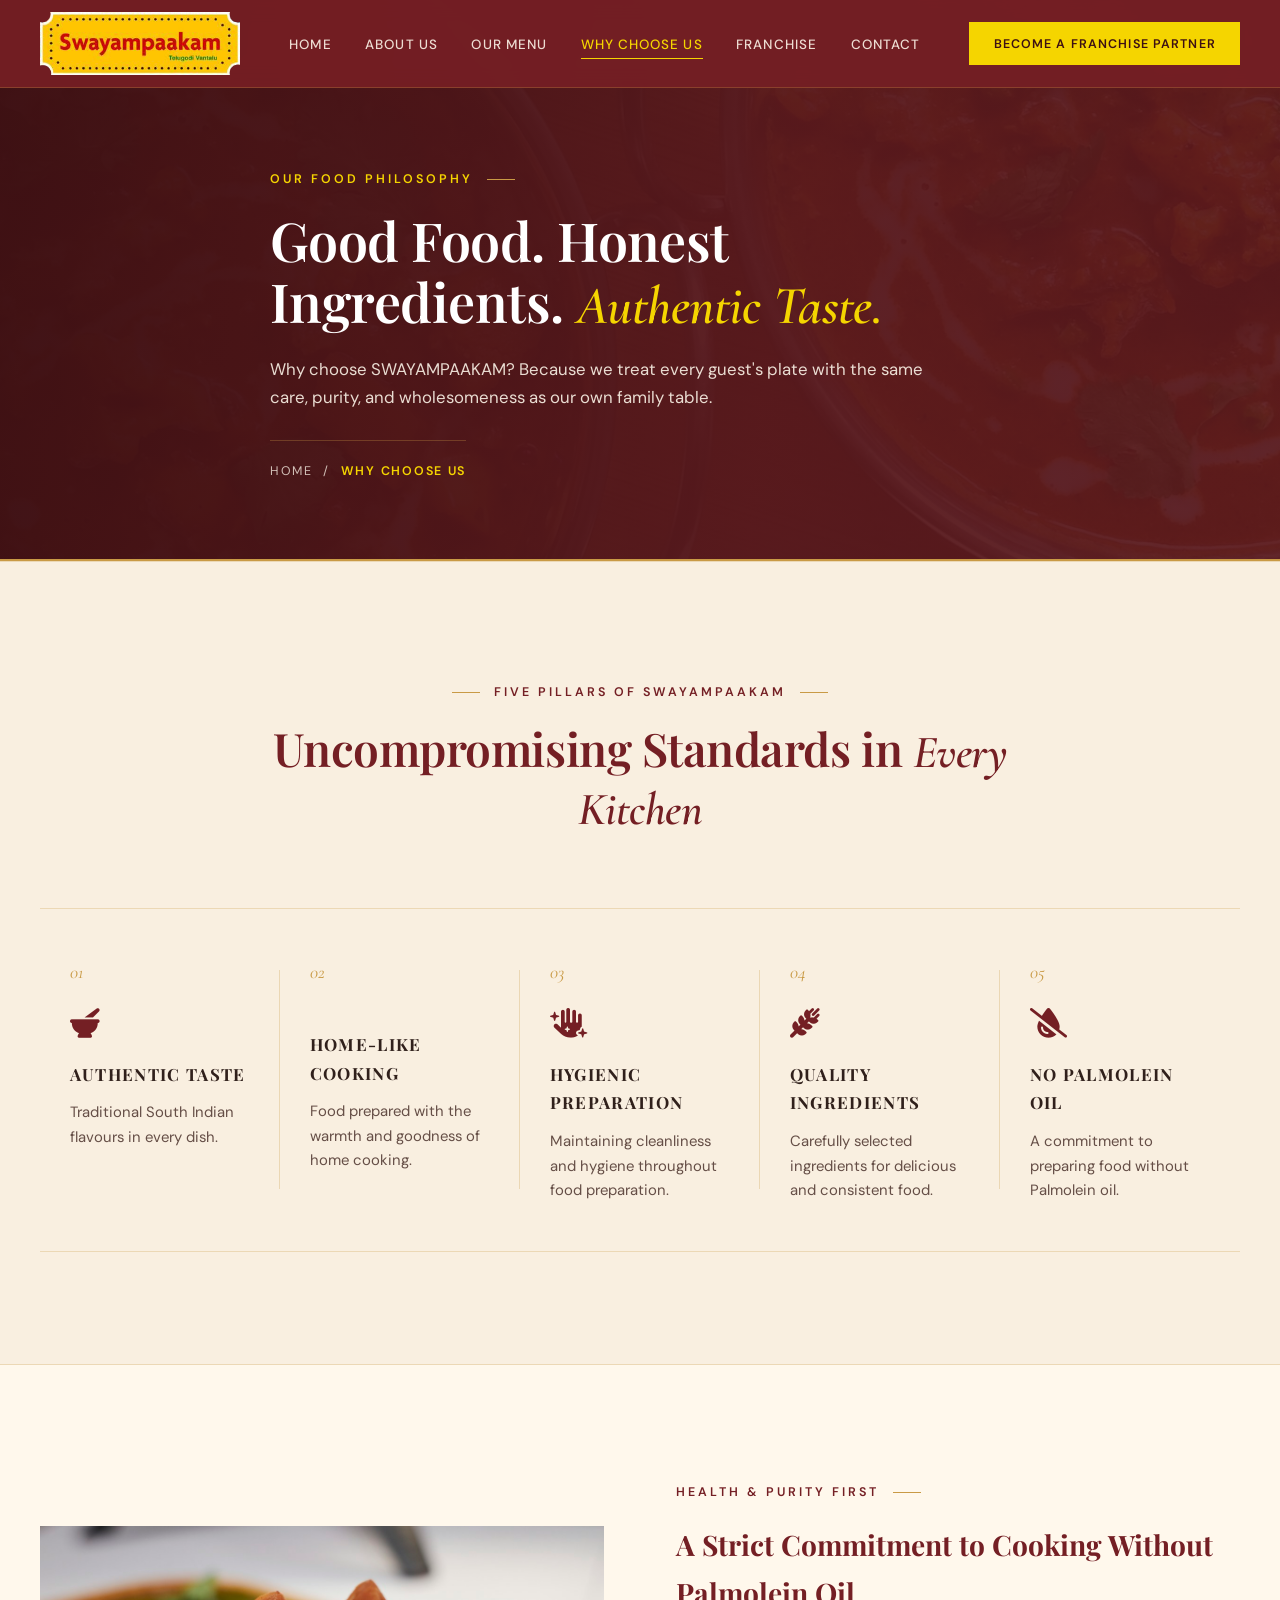
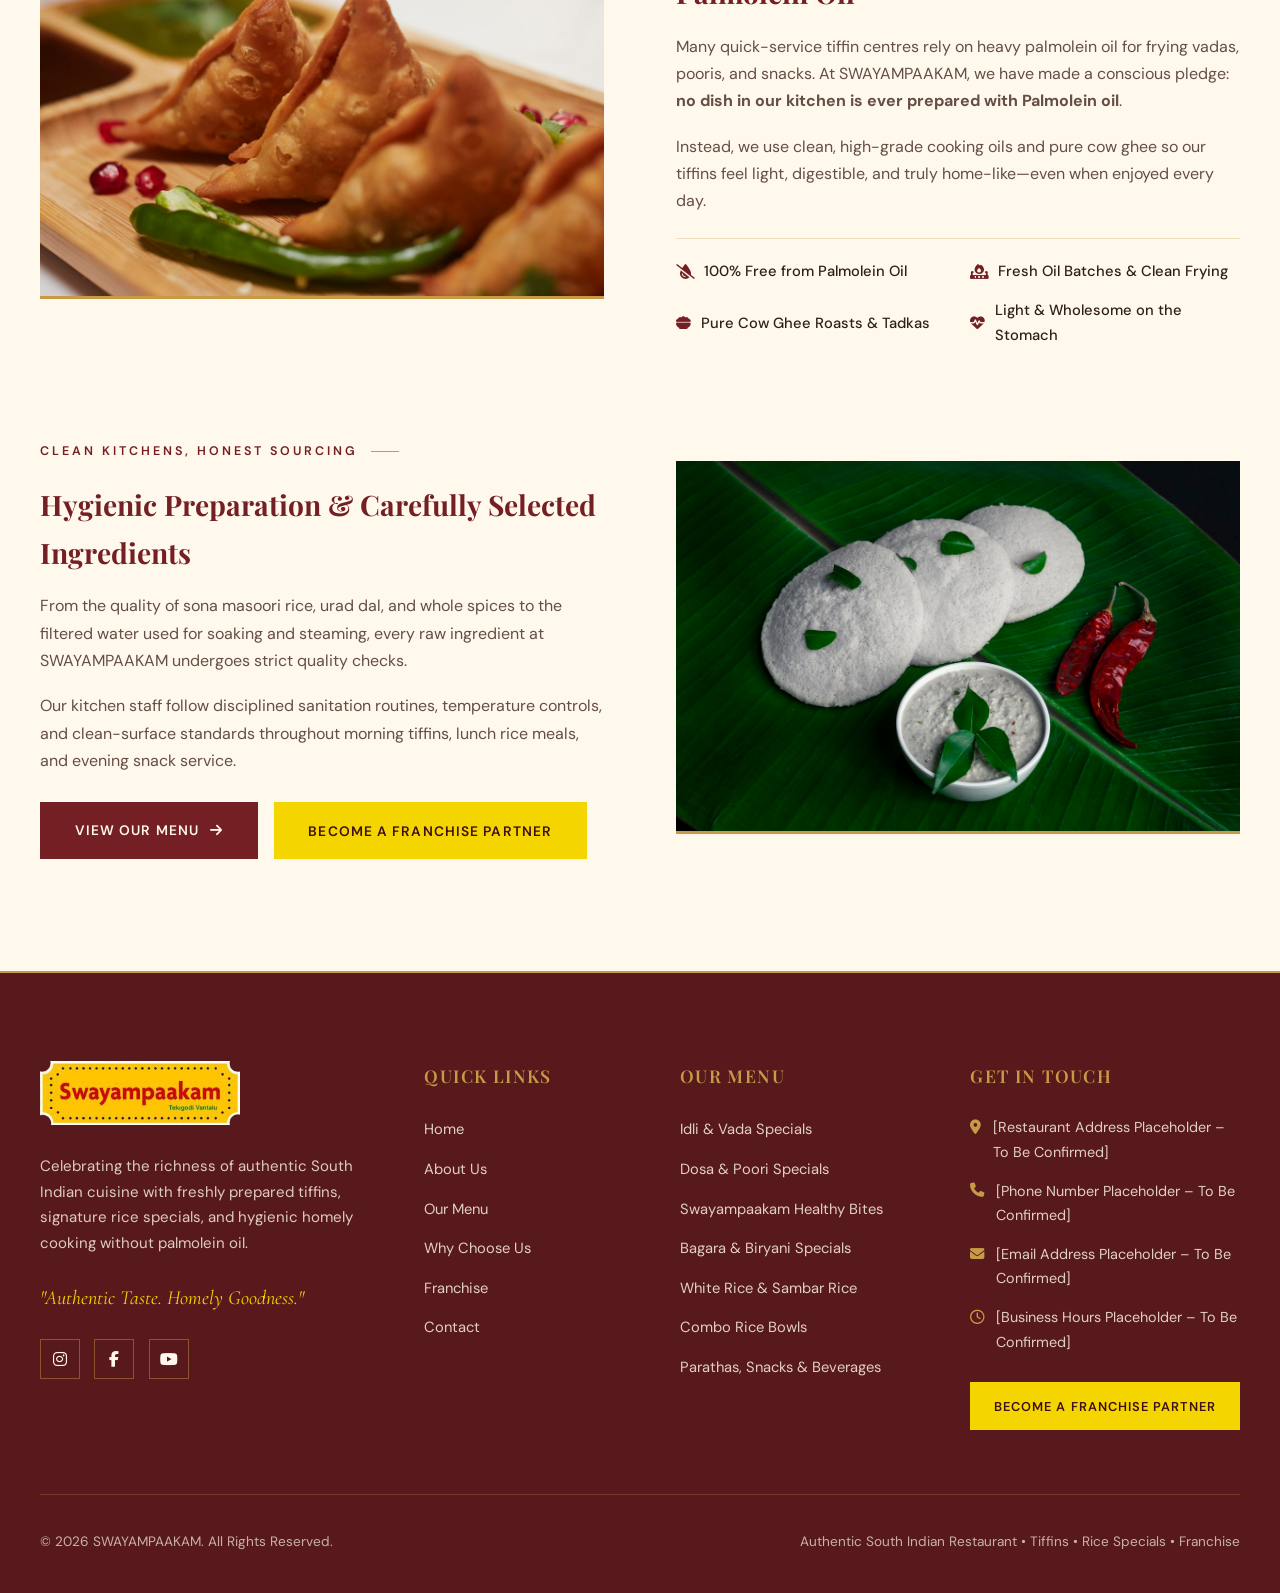
<file: why-choose-us.html>
<!DOCTYPE html>
<html lang="en">
<head>
  <meta charset="UTF-8" />
  <meta name="viewport" content="width=device-width, initial-scale=1.0" />
  <title>Why Choose Us | SWAYAMPAAKAM – Our Food Philosophy</title>
  <meta name="description" content="Good Food. Honest Ingredients. Authentic Taste. Discover why families choose SWAYAMPAAKAM: authentic South Indian recipes, home-like cooking, strict hygiene, and zero palmolein oil." />

  <!-- Google Fonts -->
  <link rel="preconnect" href="https://fonts.googleapis.com" />
  <link rel="preconnect" href="https://fonts.gstatic.com" crossorigin />
  <link href="https://fonts.googleapis.com/css2?family=Cormorant+Garamond:ital,wght@0,500;0,600;0,700;1,400;1,600&family=DM+Sans:ital,opsz,wght@0,9..40,300;0,9..40,400;0,9..40,500;0,9..40,600;0,9..40,700;1,9..40,400&family=Playfair+Display:ital,wght@0,500;0,600;0,700;1,400;1,600&display=swap" rel="stylesheet" />

  <!-- Font Awesome 6 CDN -->
  <link rel="stylesheet" href="https://cdnjs.cloudflare.com/ajax/libs/font-awesome/6.5.1/css/all.min.css" crossorigin="anonymous" referrerpolicy="no-referrer" />

  <!-- Main Stylesheet -->
  <link rel="stylesheet" href="assets/css/style.css" />
</head>
<body>

  <!-- STICKY HEADER -->
  <header class="site-header" id="siteHeader">
    <div class="container header-inner">
      <a href="index.html" class="brand-logo" aria-label="SWAYAMPAAKAM Home">
        <img src="assets/images/swayampakam-logo.png" alt="SWAYAMPAAKAM" />
      </a>

      <nav aria-label="Main Navigation">
        <ul class="nav-menu" id="navMenu">
          <li><a href="index.html" class="nav-link">Home</a></li>
          <li><a href="about.html" class="nav-link">About Us</a></li>
          <li><a href="menu.html" class="nav-link">Our Menu</a></li>
          <li><a href="why-choose-us.html" class="nav-link active">Why Choose Us</a></li>
          <li><a href="franchise.html" class="nav-link">Franchise</a></li>
          <li><a href="contact.html" class="nav-link">Contact</a></li>
        </ul>
      </nav>

      <div class="header-actions">
        <button type="button" class="btn btn-turmeric btn-header-franchise js-open-franchise-modal">
          Become a Franchise Partner
        </button>
        <button type="button" class="mobile-toggle" id="mobileMenuToggle" aria-label="Toggle Navigation" aria-expanded="false" aria-controls="navMenu">
          <i class="fa-solid fa-bars"></i>
        </button>
      </div>
    </div>
  </header>

  <main>
    <!-- PAGE HERO BANNER -->
    <section class="page-hero">
      <img src="assets/images/spices-heritage.jpg" alt="Authentic South Indian Spices and Ingredients" class="page-hero-bg" />
      <div class="page-hero-overlay"></div>
      <div class="container page-hero-inner reveal is-visible">
        <div class="eyebrow eyebrow--left eyebrow--light">OUR FOOD PHILOSOPHY</div>
        <h1 class="heading-display heading-xl">
          Good Food. Honest Ingredients. <span class="editorial-italic" style="color: var(--turmeric-yellow);">Authentic Taste.</span>
        </h1>
        <p class="page-hero-desc">
          Why choose SWAYAMPAAKAM? Because we treat every guest's plate with the same care, purity, and wholesomeness as our own family table.
        </p>
        <nav class="breadcrumb-nav" aria-label="Breadcrumb">
          <a href="index.html">Home</a>
          <span>/</span>
          <span class="current">Why Choose Us</span>
        </nav>
      </div>
    </section>

    <!-- 5 CORE HIGHLIGHTS HORIZONTAL EDITORIAL SECTION -->
    <section class="philosophy-section section-padding" id="why-choose-us">
      <div class="container">
        <div class="section-header-center reveal">
          <div class="eyebrow">FIVE PILLARS OF SWAYAMPAAKAM</div>
          <h2 class="heading-display heading-lg">
            Uncompromising Standards in <span class="editorial-italic">Every Kitchen</span>
          </h2>
        </div>

        <div class="philosophy-strip">
          <article class="philosophy-item reveal">
            <span class="philosophy-num">01</span>
            <i class="fa-solid fa-mortar-pestle philosophy-icon" aria-hidden="true"></i>
            <h3 class="philosophy-title">AUTHENTIC TASTE</h3>
            <p class="philosophy-desc">
              Traditional South Indian flavours in every dish.
            </p>
          </article>

          <article class="philosophy-item reveal reveal-delay-1">
            <span class="philosophy-num">02</span>
            <i class="fa-solid fa-house-chimney-heart philosophy-icon" aria-hidden="true"></i>
            <h3 class="philosophy-title">HOME-LIKE COOKING</h3>
            <p class="philosophy-desc">
              Food prepared with the warmth and goodness of home cooking.
            </p>
          </article>

          <article class="philosophy-item reveal reveal-delay-2">
            <span class="philosophy-num">03</span>
            <i class="fa-solid fa-hand-sparkles philosophy-icon" aria-hidden="true"></i>
            <h3 class="philosophy-title">HYGIENIC PREPARATION</h3>
            <p class="philosophy-desc">
              Maintaining cleanliness and hygiene throughout food preparation.
            </p>
          </article>

          <article class="philosophy-item reveal reveal-delay-3">
            <span class="philosophy-num">04</span>
            <i class="fa-solid fa-wheat-awn philosophy-icon" aria-hidden="true"></i>
            <h3 class="philosophy-title">QUALITY INGREDIENTS</h3>
            <p class="philosophy-desc">
              Carefully selected ingredients for delicious and consistent food.
            </p>
          </article>

          <article class="philosophy-item reveal reveal-delay-4">
            <span class="philosophy-num">05</span>
            <i class="fa-solid fa-droplet-slash philosophy-icon" aria-hidden="true"></i>
            <h3 class="philosophy-title">NO PALMOLEIN OIL</h3>
            <p class="philosophy-desc">
              A commitment to preparing food without Palmolein oil.
            </p>
          </article>
        </div>
      </div>
    </section>

    <!-- IN-DEPTH EDITORIAL STORIES ON QUALITY & PURITY -->
    <section class="section-padding" style="background-color: var(--warm-ivory);">
      <div class="container">
        <div class="editorial-story-rows">
          <!-- Story 1: No Palmolein Oil -->
          <div class="editorial-story-row reveal">
            <div class="editorial-story-media">
              <img src="assets/images/poori-masala.jpg" alt="Freshly prepared poori and tiffins cooked without palmolein oil" loading="lazy" />
            </div>
            <div class="editorial-story-copy">
              <div class="eyebrow eyebrow--left">HEALTH &amp; PURITY FIRST</div>
              <h3 class="heading-md">A Strict Commitment to Cooking Without Palmolein Oil</h3>
              <p>
                Many quick-service tiffin centres rely on heavy palmolein oil for frying vadas, pooris, and snacks. At SWAYAMPAAKAM, we have made a conscious pledge: <strong>no dish in our kitchen is ever prepared with Palmolein oil</strong>.
              </p>
              <p>
                Instead, we use clean, high-grade cooking oils and pure cow ghee so our tiffins feel light, digestible, and truly home-like—even when enjoyed every day.
              </p>
              <ul class="editorial-list-points">
                <li><i class="fa-solid fa-droplet-slash"></i> 100% Free from Palmolein Oil</li>
                <li><i class="fa-solid fa-fire-burner"></i> Fresh Oil Batches &amp; Clean Frying</li>
                <li><i class="fa-solid fa-bowl-food"></i> Pure Cow Ghee Roasts &amp; Tadkas</li>
                <li><i class="fa-solid fa-heart-pulse"></i> Light &amp; Wholesome on the Stomach</li>
              </ul>
            </div>
          </div>

          <!-- Story 2: Hygienic Preparation & Quality Ingredients -->
          <div class="editorial-story-row editorial-story-row--reverse reveal">
            <div class="editorial-story-media">
              <img src="assets/images/idli-sambar.jpg" alt="Hygienic South Indian tiffin preparation" loading="lazy" />
            </div>
            <div class="editorial-story-copy">
              <div class="eyebrow eyebrow--left">CLEAN KITCHENS, HONEST SOURCING</div>
              <h3 class="heading-md">Hygienic Preparation &amp; Carefully Selected Ingredients</h3>
              <p>
                From the quality of sona masoori rice, urad dal, and whole spices to the filtered water used for soaking and steaming, every raw ingredient at SWAYAMPAAKAM undergoes strict quality checks.
              </p>
              <p>
                Our kitchen staff follow disciplined sanitation routines, temperature controls, and clean-surface standards throughout morning tiffins, lunch rice meals, and evening snack service.
              </p>
              <div style="margin-top: 1.75rem; display: flex; flex-wrap: wrap; gap: 1rem;">
                <a href="menu.html" class="btn btn-maroon">
                  <span>View Our Menu</span>
                  <i class="fa-solid fa-arrow-right"></i>
                </a>
                <button type="button" class="btn btn-turmeric js-open-franchise-modal">
                  <span>Become a Franchise Partner</span>
                </button>
              </div>
            </div>
          </div>
        </div>
      </div>
    </section>
  </main>

  <!-- FOOTER -->
  <footer class="site-footer">
    <div class="container">
      <div class="footer-top-grid">
        <div>
          <a href="index.html" class="brand-logo" aria-label="SWAYAMPAAKAM Home">
            <img src="assets/images/swayampakam-logo.png" alt="SWAYAMPAAKAM" />
          </a>
          <p class="footer-brand-desc">
            Celebrating the richness of authentic South Indian cuisine with freshly prepared tiffins, signature rice specials, and hygienic homely cooking without palmolein oil.
          </p>
          <p class="footer-tagline">"Authentic Taste. Homely Goodness."</p>
          <div class="footer-socials" aria-label="Social Media Links">
            <a href="contact.html" class="social-link" aria-label="SWAYAMPAAKAM on Instagram"><i class="fa-brands fa-instagram"></i></a>
            <a href="contact.html" class="social-link" aria-label="SWAYAMPAAKAM on Facebook"><i class="fa-brands fa-facebook-f"></i></a>
            <a href="contact.html" class="social-link" aria-label="SWAYAMPAAKAM on YouTube"><i class="fa-brands fa-youtube"></i></a>
          </div>
        </div>

        <div>
          <h3 class="footer-col-title">Quick Links</h3>
          <ul class="footer-links">
            <li><a href="index.html">Home</a></li>
            <li><a href="about.html">About Us</a></li>
            <li><a href="menu.html">Our Menu</a></li>
            <li><a href="why-choose-us.html">Why Choose Us</a></li>
            <li><a href="franchise.html">Franchise</a></li>
            <li><a href="contact.html">Contact</a></li>
          </ul>
        </div>

        <div>
          <h3 class="footer-col-title">Our Menu</h3>
          <ul class="footer-links">
            <li><a href="menu.html?category=tiffins">Idli &amp; Vada Specials</a></li>
            <li><a href="menu.html?category=tiffins">Dosa &amp; Poori Specials</a></li>
            <li><a href="menu.html?category=healthy-combos">Swayampaakam Healthy Bites</a></li>
            <li><a href="menu.html?category=rice">Bagara &amp; Biryani Specials</a></li>
            <li><a href="menu.html?category=rice">White Rice &amp; Sambar Rice</a></li>
            <li><a href="menu.html?category=healthy-combos">Combo Rice Bowls</a></li>
            <li><a href="menu.html?category=snacks-beverages">Parathas, Snacks &amp; Beverages</a></li>
          </ul>
        </div>

        <div>
          <h3 class="footer-col-title">Get in Touch</h3>
          <ul class="footer-contact-list">
            <li><i class="fa-solid fa-location-dot" aria-hidden="true"></i><span>[Restaurant Address Placeholder – To Be Confirmed]</span></li>
            <li><i class="fa-solid fa-phone" aria-hidden="true"></i><span>[Phone Number Placeholder – To Be Confirmed]</span></li>
            <li><i class="fa-solid fa-envelope" aria-hidden="true"></i><span>[Email Address Placeholder – To Be Confirmed]</span></li>
            <li><i class="fa-regular fa-clock" aria-hidden="true"></i><span>[Business Hours Placeholder – To Be Confirmed]</span></li>
          </ul>
          <button type="button" class="btn btn-turmeric js-open-franchise-modal" style="width: 100%; padding: 0.9rem 1.2rem; font-size: 0.8rem;">
            <span>Become a Franchise Partner</span>
          </button>
        </div>
      </div>

      <div class="footer-bottom">
        <p>&copy; 2026 SWAYAMPAAKAM. All Rights Reserved.</p>
        <p>Authentic South Indian Restaurant &bull; Tiffins &bull; Rice Specials &bull; Franchise</p>
      </div>
    </div>
  </footer>

  <!-- FRANCHISE ENQUIRY POPUP MODAL -->
  <div class="modal-backdrop" id="franchiseModal" role="dialog" aria-modal="true" aria-labelledby="franchiseModalTitle" aria-describedby="franchiseModalSubtitle" aria-hidden="true">
    <div class="modal-dialog" role="document">
      <button type="button" class="modal-close-btn" id="closeFranchiseModal" aria-label="Close Franchise Enquiry Popup">
        <i class="fa-solid fa-xmark"></i>
      </button>

      <div id="franchiseFormView">
        <div class="modal-header">
          <div class="eyebrow eyebrow--left" style="margin-bottom: 0.45rem;">FRANCHISE PARTNERSHIP ENQUIRY</div>
          <h2 class="modal-title" id="franchiseModalTitle">Let's Build Something Delicious Together!</h2>
          <p class="modal-subtitle" id="franchiseModalSubtitle">
            Interested in bringing SWAYAMPAAKAM to your city? Share your details and our team will get in touch.
          </p>
        </div>

        <form class="franchise-form" id="franchiseEnquiryForm" novalidate>
          <div class="form-group" id="groupFullName">
            <label for="fullName" class="form-label">Full Name <span class="req">*</span></label>
            <input type="text" id="fullName" name="fullName" class="form-control" placeholder="Enter your full name" autocomplete="name" required />
            <span class="form-error" id="errorFullName" role="alert">Please enter your full name (at least 2 characters).</span>
          </div>

          <div class="form-group" id="groupMobile">
            <label for="mobileNumber" class="form-label">Mobile Number <span class="req">*</span></label>
            <input type="tel" id="mobileNumber" name="mobileNumber" class="form-control" placeholder="e.g. +91 98765 43210" autocomplete="tel" required />
            <span class="form-error" id="errorMobile" role="alert">Please enter a valid 10-digit Indian mobile number (starting with 6–9).</span>
          </div>

          <div class="form-group" id="groupEmail">
            <label for="emailAddress" class="form-label">Email Address</label>
            <input type="email" id="emailAddress" name="emailAddress" class="form-control" placeholder="you@example.com (Optional)" autocomplete="email" />
            <span class="form-error" id="errorEmail" role="alert">Please enter a valid email address.</span>
          </div>

          <div class="form-group" id="groupCity">
            <label for="cityLocation" class="form-label">City / Location <span class="req">*</span></label>
            <input type="text" id="cityLocation" name="cityLocation" class="form-control" placeholder="Enter target city or locality" autocomplete="address-level2" required />
            <span class="form-error" id="errorCity" role="alert">Please enter your city or preferred location.</span>
          </div>

          <div class="form-group form-group--full">
            <label for="investmentRange" class="form-label">Preferred Investment Range</label>
            <select id="investmentRange" name="investmentRange" class="form-control">
              <option value="">Select Investment Range (Optional)</option>
              <option value="Below ₹5 Lakhs">Below ₹5 Lakhs</option>
              <option value="₹5–10 Lakhs">₹5–10 Lakhs</option>
              <option value="₹10–20 Lakhs">₹10–20 Lakhs</option>
              <option value="₹20–30 Lakhs">₹20–30 Lakhs</option>
              <option value="Above ₹30 Lakhs">Above ₹30 Lakhs</option>
              <option value="Not Decided Yet">Not Decided Yet</option>
            </select>
          </div>

          <div class="form-group form-group--full">
            <label for="enquiryMessage" class="form-label">Message (Optional)</label>
            <textarea id="enquiryMessage" name="enquiryMessage" class="form-control" placeholder="Tell us about your background, preferred locality, or any questions..."></textarea>
          </div>

          <div class="form-submit-wrap">
            <button type="submit" class="btn btn-turmeric">
              <span>Submit Franchise Enquiry</span>
              <i class="fa-solid fa-paper-plane"></i>
            </button>
          </div>
        </form>
      </div>

      <div class="modal-success-state" id="franchiseSuccessView" aria-live="polite">
        <div class="success-emblem"><i class="fa-solid fa-check"></i></div>
        <h3 class="modal-success-title">Enquiry Details Validated &amp; Recorded</h3>
        <p class="modal-success-desc">
          Thank you for your interest in partnering with <strong>SWAYAMPAAKAM</strong>. Your enquiry details have been validated in this interactive frontend preview and structured for backend CRM / email integration:
        </p>
        <dl class="modal-summary-dl" id="enquirySummaryList"></dl>
        <div style="display: flex; flex-wrap: wrap; justify-content: center; gap: 1rem; margin-top: 1.5rem;">
          <button type="button" class="btn btn-maroon" id="resetFranchiseFormBtn"><span>Submit Another Enquiry</span></button>
          <button type="button" class="btn btn-turmeric" id="doneFranchiseModalBtn"><span>Close Window</span></button>
        </div>
      </div>
    </div>
  </div>

  <script src="assets/js/main.js"></script>
</body>
</html>
</file>
<file: assets/css/style.css>
/* ==========================================================================
   SWAYAMPAAKAM – Premium South Indian Restaurant & Franchise Website
   Main Stylesheet: assets/css/style.css
   ========================================================================== */

/* 1. DESIGN TOKENS & BRAND IDENTITY */
:root {
  --maroon-primary: #741F24;
  --maroon-deep: #58191D;
  --maroon-darker: #3D1013;
  --turmeric-yellow: #F5D500;
  --turmeric-hover: #FFE124;
  --warm-ivory: #FFF8EC;
  --warm-ivory-alt: #F9EFE0;
  --gold-accent: #C99A45;
  --gold-light: rgba(201, 154, 69, 0.28);
  --dark-text: #30201B;
  --muted-text: #654E46;
  --white: #FFFFFF;
  --error-red: #C9302C;
  --success-green: #2D6A4F;

  --font-heading: 'Playfair Display', 'Cormorant Garamond', Georgia, serif;
  --font-editorial: 'Cormorant Garamond', Georgia, serif;
  --font-body: 'DM Sans', -apple-system, BlinkMacSystemFont, sans-serif;

  --container-max: 1340px;
  --header-height: 88px;
  --transition-smooth: cubic-bezier(0.22, 1, 0.36, 1);
}

/* 2. RESET & BASE TYPOGRAPHY */
*,
*::before,
*::after {
  box-sizing: border-box;
  margin: 0;
  padding: 0;
}

html {
  scroll-behavior: smooth;
  scroll-padding-top: var(--header-height);
  font-size: 16px;
}

body {
  font-family: var(--font-body);
  background-color: var(--warm-ivory);
  color: var(--dark-text);
  line-height: 1.7;
  overflow-x: hidden;
  -webkit-font-smoothing: antialiased;
}

body.modal-open {
  overflow: hidden;
}

img {
  max-width: 100%;
  height: auto;
  display: block;
}

a {
  color: inherit;
  text-decoration: none;
  transition: color 0.3s ease;
}

ul {
  list-style: none;
}

button,
input,
select,
textarea {
  font-family: inherit;
  font-size: inherit;
  color: inherit;
  border: none;
  background: none;
}

button {
  cursor: pointer;
}

/* 3. REUSABLE EDITORIAL LAYOUT & TYPOGRAPHY CLASSES */
.container {
  width: 100%;
  max-width: var(--container-max);
  margin: 0 auto;
  padding: 0 2.5rem;
}

.section-padding {
  padding: 7rem 0;
}

.eyebrow {
  display: inline-flex;
  align-items: center;
  gap: 0.85rem;
  font-family: var(--font-body);
  font-size: 0.78rem;
  font-weight: 600;
  letter-spacing: 0.24em;
  text-transform: uppercase;
  color: var(--maroon-primary);
  margin-bottom: 1.15rem;
}

.eyebrow::before,
.eyebrow::after {
  content: "";
  display: inline-block;
  width: 28px;
  height: 1px;
  background-color: var(--gold-accent);
}

.eyebrow--left::before {
  display: none;
}

.eyebrow--light {
  color: var(--turmeric-yellow);
}

.eyebrow--light::before,
.eyebrow--light::after {
  background-color: var(--gold-accent);
}

.heading-display {
  font-family: var(--font-heading);
  font-weight: 600;
  line-height: 1.15;
  letter-spacing: -0.01em;
}

.heading-xl {
  font-size: clamp(2.65rem, 5vw, 4.5rem);
}

.heading-lg {
  font-size: clamp(2.15rem, 3.6vw, 3.35rem);
}

.heading-md {
  font-size: clamp(1.45rem, 2.2vw, 2.05rem);
}

.editorial-italic {
  font-family: var(--font-editorial);
  font-style: italic;
  font-weight: 600;
}

.lead-text {
  font-size: clamp(1.05rem, 1.25vw, 1.18rem);
  color: var(--muted-text);
  line-height: 1.8;
}

/* Buttons */
.btn {
  display: inline-flex;
  align-items: center;
  justify-content: center;
  gap: 0.7rem;
  padding: 1rem 2.1rem;
  font-size: 0.86rem;
  font-weight: 600;
  letter-spacing: 0.08em;
  text-transform: uppercase;
  transition: all 0.35s var(--transition-smooth);
  position: relative;
  overflow: hidden;
}

.btn-turmeric {
  background-color: var(--turmeric-yellow);
  color: var(--maroon-darker);
  border: 1px solid var(--turmeric-yellow);
}

.btn-turmeric:hover {
  background-color: var(--turmeric-hover);
  border-color: var(--turmeric-hover);
  transform: translateY(-2px);
  box-shadow: 0 10px 24px rgba(0, 0, 0, 0.18);
}

.btn-maroon {
  background-color: var(--maroon-primary);
  color: var(--warm-ivory);
  border: 1px solid var(--maroon-primary);
}

.btn-maroon:hover {
  background-color: var(--maroon-deep);
  border-color: var(--maroon-deep);
  transform: translateY(-2px);
}

.btn-outline-light {
  background-color: transparent;
  color: var(--warm-ivory);
  border: 1px solid rgba(255, 248, 236, 0.55);
}

.btn-outline-light:hover {
  background-color: var(--warm-ivory);
  color: var(--maroon-deep);
  border-color: var(--warm-ivory);
  transform: translateY(-2px);
}

.btn-editorial-link {
  display: inline-flex;
  align-items: center;
  gap: 0.75rem;
  font-size: 0.86rem;
  font-weight: 600;
  letter-spacing: 0.12em;
  text-transform: uppercase;
  color: var(--maroon-primary);
  padding-bottom: 0.45rem;
  border-bottom: 1.5px solid var(--gold-accent);
  transition: all 0.3s ease;
}

.btn-editorial-link i {
  transition: transform 0.3s ease;
}

.btn-editorial-link:hover {
  color: var(--maroon-deep);
  border-bottom-color: var(--maroon-primary);
}

.btn-editorial-link:hover i {
  transform: translateX(5px);
}

/* Scroll Reveal Animations */
.reveal {
  opacity: 0;
  transform: translateY(26px);
  transition: opacity 0.8s var(--transition-smooth), transform 0.8s var(--transition-smooth);
}

.reveal.is-visible {
  opacity: 1;
  transform: translateY(0);
}

.reveal-delay-1 {
  transition-delay: 0.1s;
}

.reveal-delay-2 {
  transition-delay: 0.2s;
}

.reveal-delay-3 {
  transition-delay: 0.3s;
}

.reveal-delay-4 {
  transition-delay: 0.4s;
}

/* 4. HEADER & STICKY NAVIGATION */
.site-header {
  position: fixed;
  top: 0;
  left: 0;
  width: 100%;
  height: var(--header-height);
  background-color: rgba(116, 31, 36, 0.96);
  backdrop-filter: blur(10px);
  -webkit-backdrop-filter: blur(10px);
  border-bottom: 1px solid rgba(201, 154, 69, 0.28);
  z-index: 1000;
  transition: height 0.35s ease, background-color 0.35s ease, box-shadow 0.35s ease;
}

.site-header.scrolled {
  height: 76px;
  background-color: rgba(88, 25, 29, 0.98);
  box-shadow: 0 8px 30px rgba(28, 7, 9, 0.35);
}

.header-inner {
  height: 100%;
  display: flex;
  align-items: center;
  justify-content: space-between;
  gap: 1.5rem;
}

.brand-logo {
  display: inline-flex;
  align-items: center;
  gap: 0.85rem;
  color: var(--warm-ivory);
  text-decoration: none;
  flex-shrink: 0;
  max-width: 200px;
}

.brand-logo img {
  width: 100%;
}

.brand-emblem {
  width: 42px;
  height: 42px;
  display: flex;
  align-items: center;
  justify-content: center;
  color: var(--turmeric-yellow);
  flex-shrink: 0;
}

.brand-emblem img,
.brand-emblem svg {
  width: 100%;
  height: 100%;
}

.brand-text {
  display: flex;
  flex-direction: column;
}

.brand-name {
  font-family: var(--font-heading);
  font-size: 1.38rem;
  font-weight: 700;
  letter-spacing: 0.14em;
  color: var(--warm-ivory);
  line-height: 1.1;
}

.brand-sub {
  font-size: 0.62rem;
  letter-spacing: 0.28em;
  text-transform: uppercase;
  color: var(--gold-accent);
  margin-top: 0.2rem;
}

.nav-menu {
  display: flex;
  align-items: center;
  gap: 2.1rem;
}

.nav-link {
  position: relative;
  font-size: 0.84rem;
  font-weight: 500;
  letter-spacing: 0.08em;
  text-transform: uppercase;
  color: rgba(255, 248, 236, 0.88);
  padding: 0.4rem 0;
  transition: color 0.3s ease;
}

.nav-link::after {
  content: "";
  position: absolute;
  bottom: 0;
  left: 0;
  width: 100%;
  height: 1.5px;
  background-color: var(--turmeric-yellow);
  transform: scaleX(0);
  transform-origin: right;
  transition: transform 0.35s var(--transition-smooth);
}

.nav-link:hover,
.nav-link.active {
  color: var(--turmeric-yellow);
}

.nav-link:hover::after,
.nav-link.active::after {
  transform: scaleX(1);
  transform-origin: left;
}

.header-actions {
  display: flex;
  align-items: center;
  gap: 1rem;
}

.btn-header-franchise {
  padding: 0.78rem 1.45rem;
  font-size: 0.78rem;
  letter-spacing: 0.09em;
  white-space: nowrap;
}

.mobile-toggle {
  display: none;
  width: 44px;
  height: 44px;
  align-items: center;
  justify-content: center;
  color: var(--warm-ivory);
  font-size: 1.35rem;
  border: 1px solid rgba(201, 154, 69, 0.4);
}

/* 5. HERO SECTION (HOME FULL-WIDTH & INNER PAGE EDITORIAL HERO) */
.hero {
  position: relative;
  min-height: 100vh;
  display: flex;
  align-items: center;
  padding: calc(var(--header-height) + 4rem) 0 6rem;
  background-color: var(--maroon-darker);
  color: var(--warm-ivory);
  overflow: hidden;
}

.hero-bg-wrapper {
  position: absolute;
  inset: 0;
  z-index: 1;
  overflow: hidden;
}

.hero-bg-image {
  width: 100%;
  height: 108%;
  object-fit: cover;
  object-position: center;
  transform: scale(1.03);
  will-change: transform;
  filter: brightness(0.82) contrast(1.05);
}

.hero-overlay {
  position: absolute;
  inset: 0;
  background: linear-gradient(102deg,
      rgba(61, 16, 19, 0.94) 0%,
      rgba(88, 25, 29, 0.84) 48%,
      rgba(88, 25, 29, 0.48) 100%);
  z-index: 2;
}

.hero::after {
  content: "";
  position: absolute;
  inset: calc(var(--header-height) + 1.5rem) 2rem 2rem 2rem;
  border: 1px solid rgba(201, 154, 69, 0.22);
  pointer-events: none;
  z-index: 3;
}

.hero-content {
  position: relative;
  z-index: 4;
  max-width: 780px;
}

.hero-title {
  color: var(--white);
  margin-bottom: 1.65rem;
}

.hero-title span {
  display: block;
  color: var(--turmeric-yellow);
  font-family: var(--font-editorial);
  font-style: italic;
  font-weight: 600;
}

.hero-description {
  font-size: clamp(1.08rem, 1.35vw, 1.25rem);
  color: rgba(255, 248, 236, 0.9);
  max-width: 620px;
  margin-bottom: 2.75rem;
  line-height: 1.8;
}

.hero-cta-group {
  display: flex;
  flex-wrap: wrap;
  align-items: center;
  gap: 1.25rem;
}

.hero-highlights-strip {
  margin-top: 4rem;
  padding-top: 2rem;
  border-top: 1px solid rgba(201, 154, 69, 0.32);
  display: flex;
  flex-wrap: wrap;
  gap: 2.75rem;
}

.hero-highlight-item {
  display: flex;
  align-items: center;
  gap: 0.75rem;
  font-size: 0.85rem;
  letter-spacing: 0.06em;
  text-transform: uppercase;
  color: rgba(255, 248, 236, 0.88);
}

.hero-highlight-item i {
  color: var(--turmeric-yellow);
  font-size: 1rem;
}

.scroll-indicator {
  position: absolute;
  bottom: 2.6rem;
  right: 3.5rem;
  z-index: 4;
  display: flex;
  flex-direction: column;
  align-items: center;
  gap: 0.65rem;
  color: rgba(255, 248, 236, 0.75);
  font-size: 0.68rem;
  letter-spacing: 0.25em;
  text-transform: uppercase;
}

.scroll-indicator-line {
  width: 1px;
  height: 48px;
  background: rgba(201, 154, 69, 0.35);
  position: relative;
  overflow: hidden;
}

.scroll-indicator-line::after {
  content: "";
  position: absolute;
  top: -100%;
  left: 0;
  width: 100%;
  height: 100%;
  background: var(--turmeric-yellow);
  animation: scrollPulse 2.2s infinite ease-in-out;
}

@keyframes scrollPulse {
  0% {
    top: -100%;
  }

  50% {
    top: 0%;
  }

  100% {
    top: 100%;
  }
}

/* Inner Page Hero Banner */
.page-hero {
  position: relative;
  padding: calc(var(--header-height) + 4.75rem) 0 4.75rem;
  background-color: var(--maroon-deep);
  color: var(--warm-ivory);
  overflow: hidden;
  border-bottom: 2px solid var(--gold-accent);
}

.page-hero-bg {
  position: absolute;
  inset: 0;
  width: 100%;
  height: 100%;
  object-fit: cover;
  opacity: 0.24;
  filter: contrast(1.08);
}

.page-hero-overlay {
  position: absolute;
  inset: 0;
  background: linear-gradient(95deg, rgba(61, 16, 19, 0.95) 0%, rgba(88, 25, 29, 0.85) 60%, rgba(88, 25, 29, 0.72) 100%);
}

.page-hero-inner {
  position: relative;
  z-index: 2;
  max-width: 820px;
}

.page-hero .heading-xl {
  font-size: clamp(2.35rem, 4.2vw, 3.75rem);
  color: var(--white);
  margin-bottom: 1.1rem;
}

.page-hero-desc {
  font-size: clamp(1.05rem, 1.25vw, 1.2rem);
  color: rgba(255, 248, 236, 0.88);
  max-width: 660px;
}

.breadcrumb-nav {
  margin-top: 1.75rem;
  padding-top: 1.25rem;
  border-top: 1px solid rgba(201, 154, 69, 0.3);
  display: inline-flex;
  align-items: center;
  gap: 0.65rem;
  font-size: 0.78rem;
  letter-spacing: 0.14em;
  text-transform: uppercase;
  color: rgba(255, 248, 236, 0.75);
}

.breadcrumb-nav a:hover {
  color: var(--turmeric-yellow);
}

.breadcrumb-nav .current {
  color: var(--turmeric-yellow);
  font-weight: 600;
}

/* 6. ABOUT SWAYAMPAAKAM (EDITORIAL SPLIT LAYOUT) */
.about-section {
  position: relative;
  background-color: var(--warm-ivory);
}

.about-grid {
  display: grid;
  grid-template-columns: 1.05fr 0.95fr;
  gap: 5.5rem;
  align-items: center;
}

.about-visual {
  position: relative;
  padding: 1.75rem 0 2.5rem 1.75rem;
}

.about-visual::before {
  content: "";
  position: absolute;
  top: 0;
  left: 0;
  width: 72%;
  height: 82%;
  border-top: 2px solid var(--gold-accent);
  border-left: 2px solid var(--gold-accent);
  pointer-events: none;
}

.about-main-image-wrap {
  position: relative;
  overflow: hidden;
  aspect-ratio: 4 / 4.6;
}

.about-main-image-wrap img {
  width: 100%;
  height: 100%;
  object-fit: cover;
  transition: transform 0.9s var(--transition-smooth);
}

.about-main-image-wrap:hover img {
  transform: scale(1.04);
}

.about-secondary-image {
  position: absolute;
  bottom: 0;
  right: -2rem;
  width: 46%;
  aspect-ratio: 1 / 1;
  border: 8px solid var(--warm-ivory);
  overflow: hidden;
  box-shadow: 0 20px 45px rgba(48, 32, 27, 0.14);
}

.about-secondary-image img {
  width: 100%;
  height: 100%;
  object-fit: cover;
  transition: transform 0.9s var(--transition-smooth);
}

.about-secondary-image:hover img {
  transform: scale(1.06);
}

.about-seal {
  position: absolute;
  top: 2.5rem;
  right: 1rem;
  width: 112px;
  height: 112px;
  border-radius: 50%;
  background-color: var(--maroon-primary);
  color: var(--turmeric-yellow);
  border: 1px solid var(--gold-accent);
  display: flex;
  flex-direction: column;
  align-items: center;
  justify-content: center;
  text-align: center;
  padding: 0.75rem;
  font-family: var(--font-heading);
  font-size: 0.76rem;
  letter-spacing: 0.08em;
  text-transform: uppercase;
  line-height: 1.25;
  box-shadow: 0 12px 28px rgba(88, 25, 29, 0.25);
}

.about-seal i {
  font-size: 1.2rem;
  margin-bottom: 0.3rem;
  color: var(--gold-accent);
}

.about-content .heading-lg {
  color: var(--maroon-primary);
  margin-bottom: 1.65rem;
}

.about-content p {
  margin-bottom: 1.4rem;
  color: var(--muted-text);
  font-size: 1.06rem;
}

.about-signature-row {
  margin-top: 2.4rem;
  padding-top: 2rem;
  border-top: 1px solid var(--gold-light);
  display: flex;
  align-items: center;
  justify-content: space-between;
  flex-wrap: wrap;
  gap: 1.5rem;
}

.about-promise {
  display: flex;
  align-items: center;
  gap: 0.9rem;
}

.about-promise-icon {
  width: 44px;
  height: 44px;
  border-radius: 50%;
  border: 1px solid var(--gold-accent);
  display: flex;
  align-items: center;
  justify-content: center;
  color: var(--maroon-primary);
  font-size: 1.1rem;
}

.about-promise-text strong {
  display: block;
  font-family: var(--font-heading);
  font-size: 1.05rem;
  color: var(--dark-text);
}

.about-promise-text span {
  font-size: 0.82rem;
  color: var(--muted-text);
}

/* Editorial Quote Banner & Heritage Pillars (for About / Why Choose Us pages) */
.editorial-quote-band {
  background-color: var(--maroon-deep);
  color: var(--warm-ivory);
  padding: 5.5rem 0;
  border-top: 1px solid var(--gold-accent);
  border-bottom: 1px solid var(--gold-accent);
  text-align: center;
}

.editorial-quote-text {
  font-family: var(--font-editorial);
  font-style: italic;
  font-size: clamp(1.75rem, 3vw, 2.75rem);
  line-height: 1.35;
  max-width: 920px;
  margin: 0 auto 1.5rem;
  color: var(--white);
}

.editorial-quote-author {
  font-size: 0.82rem;
  letter-spacing: 0.22em;
  text-transform: uppercase;
  color: var(--turmeric-yellow);
}

.editorial-story-rows {
  display: flex;
  flex-direction: column;
  gap: 5.5rem;
}

.editorial-story-row {
  display: grid;
  grid-template-columns: 1fr 1fr;
  gap: 4.5rem;
  align-items: center;
}

.editorial-story-row--reverse .editorial-story-media {
  order: 2;
}

.editorial-story-row--reverse .editorial-story-copy {
  order: 1;
}

.editorial-story-media {
  position: relative;
  overflow: hidden;
  border-bottom: 3px solid var(--gold-accent);
}

.editorial-story-media img {
  width: 100%;
  aspect-ratio: 16 / 10.5;
  object-fit: cover;
  transition: transform 0.85s var(--transition-smooth);
}

.editorial-story-media:hover img {
  transform: scale(1.04);
}

.editorial-story-copy .heading-md {
  color: var(--maroon-primary);
  margin-bottom: 1rem;
  font-family: var(--font-heading);
}

.editorial-story-copy p {
  color: var(--muted-text);
  margin-bottom: 1.15rem;
}

.editorial-list-points {
  margin-top: 1.5rem;
  padding-top: 1.25rem;
  border-top: 1px solid var(--gold-light);
  display: grid;
  grid-template-columns: 1fr 1fr;
  gap: 0.85rem 1.5rem;
}

.editorial-list-points li {
  display: flex;
  align-items: center;
  gap: 0.65rem;
  font-size: 0.92rem;
  font-weight: 500;
  color: var(--dark-text);
}

.editorial-list-points i {
  color: var(--maroon-primary);
}

/* 7. OUR FOOD PHILOSOPHY – WHY CHOOSE SWAYAMPAAKAM? */
.philosophy-section {
  background-color: var(--warm-ivory-alt);
  border-top: 1px solid var(--gold-light);
  border-bottom: 1px solid var(--gold-light);
  position: relative;
}

.section-header-center {
  text-align: center;
  max-width: 760px;
  margin: 0 auto 4.5rem;
}

.section-header-center .heading-lg {
  color: var(--maroon-primary);
}

.philosophy-strip {
  display: grid;
  grid-template-columns: repeat(5, 1fr);
  border-top: 1px solid var(--gold-light);
  border-bottom: 1px solid var(--gold-light);
}

.philosophy-item {
  padding: 3rem 1.85rem;
  position: relative;
  display: flex;
  flex-direction: column;
  align-items: flex-start;
  transition: background-color 0.4s ease;
}

.philosophy-item:not(:last-child)::after {
  content: "";
  position: absolute;
  top: 18%;
  right: 0;
  height: 64%;
  width: 1px;
  background-color: var(--gold-light);
}

.philosophy-item:hover {
  background-color: rgba(255, 248, 236, 0.7);
}

.philosophy-num {
  font-family: var(--font-editorial);
  font-style: italic;
  font-size: 1.15rem;
  color: var(--gold-accent);
  margin-bottom: 1.25rem;
}

.philosophy-icon {
  font-size: 1.85rem;
  color: var(--maroon-primary);
  margin-bottom: 1.4rem;
  transition: transform 0.35s var(--transition-smooth), color 0.35s ease;
}

.philosophy-item:hover .philosophy-icon {
  transform: translateY(-4px);
  color: var(--gold-accent);
}

.philosophy-title {
  font-family: var(--font-heading);
  font-size: 1.05rem;
  font-weight: 700;
  letter-spacing: 0.08em;
  text-transform: uppercase;
  color: var(--dark-text);
  margin-bottom: 0.75rem;
}

.philosophy-desc {
  font-size: 0.93rem;
  color: var(--muted-text);
  line-height: 1.65;
}

/* 8. OUR MENU – SIGNATURE SOUTH INDIAN SPECIALS */
.menu-section {
  background-color: var(--warm-ivory);
  position: relative;
}

.menu-editorial-hero {
  display: grid;
  grid-template-columns: 1.2fr 0.8fr;
  gap: 3rem;
  align-items: end;
  margin-bottom: 4rem;
  padding-bottom: 3.5rem;
  border-bottom: 1px solid var(--gold-light);
}

.menu-editorial-visuals {
  display: grid;
  grid-template-columns: 1.35fr 0.65fr;
  gap: 1.5rem;
  align-items: stretch;
}

.menu-photo-tall,
.menu-photo-accent {
  position: relative;
  overflow: hidden;
}

.menu-photo-tall {
  aspect-ratio: 16 / 10;
}

.menu-photo-accent {
  aspect-ratio: 4 / 5;
}

.menu-photo-tall img,
.menu-photo-accent img {
  width: 100%;
  height: 100%;
  object-fit: cover;
  transition: transform 0.85s var(--transition-smooth);
}

.menu-photo-tall:hover img,
.menu-photo-accent:hover img {
  transform: scale(1.05);
}

.menu-photo-caption {
  position: absolute;
  bottom: 0;
  left: 0;
  right: 0;
  padding: 1.5rem 1.25rem 1rem;
  background: linear-gradient(to top, rgba(48, 32, 27, 0.88), transparent);
  color: var(--warm-ivory);
  font-family: var(--font-editorial);
  font-style: italic;
  font-size: 1.15rem;
}

.menu-filter-bar {
  display: flex;
  flex-wrap: wrap;
  align-items: center;
  justify-content: center;
  gap: 0.65rem 1.85rem;
  margin-bottom: 4rem;
  padding: 1.25rem 0;
  border-top: 1px solid var(--gold-light);
  border-bottom: 1px solid var(--gold-light);
}

.menu-filter-btn {
  font-family: var(--font-body);
  font-size: 0.82rem;
  font-weight: 600;
  letter-spacing: 0.12em;
  text-transform: uppercase;
  color: var(--muted-text);
  padding: 0.45rem 0.2rem;
  position: relative;
  transition: color 0.3s ease;
}

.menu-filter-btn::after {
  content: "";
  position: absolute;
  bottom: 0;
  left: 0;
  width: 100%;
  height: 2px;
  background-color: var(--maroon-primary);
  transform: scaleX(0);
  transition: transform 0.3s ease;
}

.menu-filter-btn:hover,
.menu-filter-btn.active {
  color: var(--maroon-primary);
}

.menu-filter-btn.active::after {
  transform: scaleX(1);
}

.menu-editorial-columns {
  display: grid;
  grid-template-columns: repeat(2, 1fr);
  column-gap: 5rem;
  row-gap: 4rem;
}

.menu-category-block {
  transition: opacity 0.35s ease, transform 0.35s ease;
}

.menu-category-block.hidden-category {
  display: none;
}

.menu-category-header {
  display: flex;
  align-items: baseline;
  justify-content: space-between;
  padding-bottom: 0.85rem;
  margin-bottom: 1.5rem;
  border-bottom: 1.5px solid var(--maroon-primary);
}

.menu-category-title {
  font-family: var(--font-heading);
  font-size: 1.55rem;
  font-weight: 600;
  color: var(--maroon-primary);
}

.menu-category-subtitle {
  font-family: var(--font-editorial);
  font-style: italic;
  font-size: 1rem;
  color: var(--gold-accent);
}

.menu-list {
  display: flex;
  flex-direction: column;
  gap: 1.2rem;
}

.menu-item {
  display: flex;
  flex-direction: column;
  gap: 0.22rem;
}

.menu-item-line {
  display: flex;
  align-items: baseline;
  width: 100%;
  gap: 0.65rem;
}

.menu-item-name {
  font-family: var(--font-heading);
  font-size: 1.08rem;
  font-weight: 600;
  color: var(--dark-text);
}

.menu-badge-must {
  display: inline-block;
  background-color: var(--turmeric-yellow);
  color: var(--maroon-darker);
  font-family: var(--font-body);
  font-size: 0.62rem;
  font-weight: 700;
  letter-spacing: 0.1em;
  text-transform: uppercase;
  padding: 0.16rem 0.55rem;
  margin-left: 0.45rem;
  vertical-align: middle;
}

.menu-item-dots {
  flex-grow: 1;
  border-bottom: 1px dotted rgba(201, 154, 69, 0.65);
  margin: 0 0.35rem;
  position: relative;
  top: -4px;
}

.menu-item-price {
  font-family: var(--font-heading);
  font-size: 1.08rem;
  font-weight: 700;
  color: var(--maroon-primary);
  flex-shrink: 0;
}

.menu-item-desc {
  font-size: 0.86rem;
  color: var(--muted-text);
}

.menu-footer-cta {
  margin-top: 4.5rem;
  padding-top: 3rem;
  border-top: 1px solid var(--gold-light);
  display: flex;
  flex-direction: column;
  align-items: center;
  text-align: center;
  gap: 1.25rem;
}

.menu-footer-note {
  font-family: var(--font-editorial);
  font-style: italic;
  font-size: 1.2rem;
  color: var(--muted-text);
}

/* 9. SIGNATURE FOOD SHOWCASE (ASYMMETRIC EDITORIAL GALLERY) */
.showcase-section {
  background-color: var(--warm-ivory-alt);
  padding: 7.5rem 0;
  border-top: 1px solid var(--gold-light);
}

.showcase-header {
  display: flex;
  align-items: flex-end;
  justify-content: space-between;
  gap: 2rem;
  margin-bottom: 4.5rem;
  flex-wrap: wrap;
}

.showcase-header-left {
  max-width: 600px;
}

.showcase-header-left .heading-lg {
  color: var(--maroon-primary);
}

.showcase-header-right {
  max-width: 420px;
}

.showcase-editorial-grid {
  display: grid;
  grid-template-columns: repeat(3, 1fr);
  gap: 2.25rem;
  align-items: stretch;
}

.showcase-piece {
  position: relative;
  display: flex;
  flex-direction: column;
}

.showcase-piece--1,
.showcase-piece--2,
.showcase-piece--3,
.showcase-piece--4,
.showcase-piece--5,
.showcase-piece--6 {
  grid-column: auto;
  margin-top: 0;
}

.showcase-img-wrap {
  overflow: hidden;
  position: relative;
  aspect-ratio: 4 / 3;
}

.showcase-piece--1 .showcase-img-wrap,
.showcase-piece--2 .showcase-img-wrap,
.showcase-piece--3 .showcase-img-wrap,
.showcase-piece--4 .showcase-img-wrap,
.showcase-piece--5 .showcase-img-wrap,
.showcase-piece--6 .showcase-img-wrap {
  aspect-ratio: auto;
}

.showcase-img-wrap img {
  width: 100%;
  height: 100%;
  object-fit: cover;
  transition: transform 0.9s var(--transition-smooth);
}

.showcase-piece:hover .showcase-img-wrap img {
  transform: scale(1.05);
}

.showcase-meta {
  padding-top: 1.15rem;
  display: flex;
  align-items: baseline;
  justify-content: space-between;
  gap: 1rem;
  border-bottom: 1px solid var(--gold-light);
  padding-bottom: 0.85rem;
}

.showcase-dish-title {
  font-family: var(--font-heading);
  font-size: 1.35rem;
  font-weight: 600;
  color: var(--dark-text);
}

.showcase-dish-tag {
  font-family: var(--font-editorial);
  font-style: italic;
  font-size: 1.05rem;
  color: var(--maroon-primary);
}

/* 10. FRANCHISE OPPORTUNITY SECTION */
.franchise-section {
  position: relative;
  background-color: var(--maroon-primary);
  color: var(--warm-ivory);
  overflow: hidden;
}

.franchise-bg-pattern {
  position: absolute;
  inset: 0;
  background:
    radial-gradient(circle at 85% 20%, rgba(201, 154, 69, 0.14), transparent 45%),
    linear-gradient(135deg, var(--maroon-deep) 0%, var(--maroon-primary) 60%, #4A1418 100%);
  z-index: 1;
}

.franchise-container {
  position: relative;
  z-index: 2;
}

.franchise-top-split {
  display: grid;
  grid-template-columns: 1.1fr 0.9fr;
  gap: 4.5rem;
  align-items: center;
  margin-bottom: 5rem;
}

.franchise-copy .heading-lg {
  color: var(--white);
  margin-bottom: 1.5rem;
}

.franchise-copy .lead-text {
  color: rgba(255, 248, 236, 0.88);
  margin-bottom: 2.25rem;
}

.franchise-visual-frame {
  position: relative;
  padding: 1.25rem;
  border: 1px solid rgba(201, 154, 69, 0.45);
}

.franchise-visual-frame img {
  width: 100%;
  aspect-ratio: 16 / 10.5;
  object-fit: cover;
  filter: brightness(0.95);
}

.franchise-visual-caption {
  margin-top: 0.9rem;
  display: flex;
  align-items: center;
  justify-content: space-between;
  font-size: 0.8rem;
  letter-spacing: 0.12em;
  text-transform: uppercase;
  color: var(--gold-accent);
}

.franchise-pillars-heading {
  font-family: var(--font-editorial);
  font-style: italic;
  font-size: 1.65rem;
  color: var(--turmeric-yellow);
  margin-bottom: 2rem;
  display: flex;
  align-items: center;
  gap: 1.25rem;
}

.franchise-pillars-heading::after {
  content: "";
  flex-grow: 1;
  height: 1px;
  background-color: rgba(201, 154, 69, 0.35);
}

.franchise-pillars-grid {
  display: grid;
  grid-template-columns: repeat(5, 1fr);
  border-top: 1px solid rgba(201, 154, 69, 0.35);
  border-bottom: 1px solid rgba(201, 154, 69, 0.35);
  margin-bottom: 3.75rem;
}

.franchise-pillar {
  padding: 2.6rem 1.65rem;
  position: relative;
  transition: background-color 0.35s ease;
}

.franchise-pillar:not(:last-child)::after {
  content: "";
  position: absolute;
  top: 15%;
  right: 0;
  width: 1px;
  height: 70%;
  background-color: rgba(201, 154, 69, 0.28);
}

.franchise-pillar:hover {
  background-color: rgba(88, 25, 29, 0.55);
}

.franchise-pillar-icon {
  font-size: 1.6rem;
  color: var(--turmeric-yellow);
  margin-bottom: 1.25rem;
}

.franchise-pillar-title {
  font-family: var(--font-heading);
  font-size: 1rem;
  font-weight: 700;
  letter-spacing: 0.08em;
  text-transform: uppercase;
  color: var(--white);
  margin-bottom: 0.7rem;
}

.franchise-pillar-desc {
  font-size: 0.9rem;
  color: rgba(255, 248, 236, 0.8);
  line-height: 1.65;
}

.franchise-bottom-bar {
  display: flex;
  align-items: center;
  justify-content: space-between;
  flex-wrap: wrap;
  gap: 2rem;
}

.franchise-bottom-text {
  font-family: var(--font-editorial);
  font-style: italic;
  font-size: 1.4rem;
  color: var(--warm-ivory);
}

/* Franchise Process Steps (Horizontal Editorial Timeline for Franchise Page) */
.process-steps-strip {
  display: grid;
  grid-template-columns: repeat(4, 1fr);
  border-top: 1px solid var(--gold-light);
  border-bottom: 1px solid var(--gold-light);
}

.process-step-item {
  padding: 2.75rem 2rem;
  position: relative;
}

.process-step-item:not(:last-child)::after {
  content: "";
  position: absolute;
  top: 18%;
  right: 0;
  width: 1px;
  height: 64%;
  background-color: var(--gold-light);
}

.process-step-num {
  font-family: var(--font-editorial);
  font-style: italic;
  font-size: 2rem;
  color: var(--maroon-primary);
  line-height: 1;
  margin-bottom: 1rem;
  display: block;
}

.process-step-title {
  font-family: var(--font-heading);
  font-size: 1.15rem;
  color: var(--dark-text);
  margin-bottom: 0.65rem;
}

.process-step-desc {
  font-size: 0.92rem;
  color: var(--muted-text);
}

/* 11. CONTACT SECTION */
.contact-section {
  background-color: var(--warm-ivory);
}

.contact-split {
  display: grid;
  grid-template-columns: 1fr 1.1fr;
  gap: 4.5rem;
  align-items: stretch;
}

.contact-info-column {
  display: flex;
  flex-direction: column;
  justify-content: space-between;
}

.contact-info-column .heading-lg {
  color: var(--maroon-primary);
  margin-bottom: 1.1rem;
}

.contact-details-list {
  margin: 2.5rem 0;
  border-top: 1px solid var(--gold-light);
}

.contact-detail-row {
  display: grid;
  grid-template-columns: 42px 1fr;
  gap: 1rem;
  padding: 1.45rem 0;
  border-bottom: 1px solid var(--gold-light);
  align-items: start;
}

.contact-detail-icon {
  color: var(--maroon-primary);
  font-size: 1.15rem;
  padding-top: 0.2rem;
}

.contact-detail-label {
  font-size: 0.75rem;
  font-weight: 700;
  letter-spacing: 0.16em;
  text-transform: uppercase;
  color: var(--gold-accent);
  margin-bottom: 0.25rem;
}

.contact-detail-value {
  font-family: var(--font-heading);
  font-size: 1.12rem;
  color: var(--dark-text);
}

.contact-detail-sub {
  font-size: 0.85rem;
  color: var(--muted-text);
  margin-top: 0.15rem;
}

.btn-whatsapp {
  background-color: #1F6E43;
  color: var(--white);
  border: 1px solid #1F6E43;
  align-self: flex-start;
}

.btn-whatsapp:hover {
  background-color: #175634;
  transform: translateY(-2px);
}

.contact-map-panel {
  background-color: var(--maroon-deep);
  color: var(--warm-ivory);
  position: relative;
  min-height: 460px;
  display: flex;
  flex-direction: column;
  justify-content: space-between;
  padding: 3rem;
  border: 1px solid var(--gold-accent);
  overflow: hidden;
}

.contact-map-panel::before {
  content: "";
  position: absolute;
  inset: 14px;
  border: 1px solid rgba(201, 154, 69, 0.28);
  pointer-events: none;
}

.map-grid-bg {
  position: absolute;
  inset: 0;
  opacity: 0.12;
  background-image:
    linear-gradient(to right, var(--gold-accent) 1px, transparent 1px),
    linear-gradient(to bottom, var(--gold-accent) 1px, transparent 1px);
  background-size: 48px 48px;
  pointer-events: none;
}

.map-placeholder-top,
.map-placeholder-center,
.map-placeholder-bottom {
  position: relative;
  z-index: 2;
}

.map-placeholder-center {
  text-align: center;
  max-width: 380px;
  margin: auto;
  padding: 2rem 0;
}

.map-pin-emblem {
  width: 68px;
  height: 68px;
  border-radius: 50%;
  border: 1.5px solid var(--turmeric-yellow);
  display: flex;
  align-items: center;
  justify-content: center;
  margin: 0 auto 1.25rem;
  color: var(--turmeric-yellow);
  font-size: 1.6rem;
  background-color: rgba(116, 31, 36, 0.7);
}

.map-placeholder-center h3 {
  font-family: var(--font-heading);
  font-size: 1.5rem;
  margin-bottom: 0.65rem;
  color: var(--white);
}

.map-placeholder-center p {
  font-size: 0.92rem;
  color: rgba(255, 248, 236, 0.8);
}

.map-placeholder-bottom {
  display: flex;
  align-items: center;
  justify-content: space-between;
  border-top: 1px solid rgba(201, 154, 69, 0.3);
  padding-top: 1.25rem;
  font-size: 0.8rem;
  letter-spacing: 0.1em;
  text-transform: uppercase;
  color: var(--gold-accent);
}

/* 12. FOOTER */
.site-footer {
  background-color: var(--maroon-deep);
  color: var(--warm-ivory);
  padding: 5.5rem 0 2.5rem;
  border-top: 2px solid var(--gold-accent);
}

.footer-top-grid {
  display: grid;
  grid-template-columns: 1.4fr 0.85fr 1fr 1.15fr;
  gap: 3.5rem;
  padding-bottom: 4rem;
  border-bottom: 1px solid rgba(201, 154, 69, 0.25);
}

.footer-brand-desc {
  margin: 1.35rem 0 1.5rem;
  font-size: 0.94rem;
  color: rgba(255, 248, 236, 0.8);
  max-width: 340px;
}

.footer-tagline {
  font-family: var(--font-editorial);
  font-style: italic;
  font-size: 1.25rem;
  color: var(--turmeric-yellow);
  margin-bottom: 1.5rem;
}

.footer-socials {
  display: flex;
  align-items: center;
  gap: 0.9rem;
}

.social-link {
  width: 40px;
  height: 40px;
  border: 1px solid rgba(201, 154, 69, 0.45);
  display: flex;
  align-items: center;
  justify-content: center;
  color: var(--warm-ivory);
  transition: all 0.3s ease;
}

.social-link:hover {
  background-color: var(--turmeric-yellow);
  border-color: var(--turmeric-yellow);
  color: var(--maroon-darker);
  transform: translateY(-2px);
}

.footer-col-title {
  font-family: var(--font-heading);
  font-size: 1.1rem;
  font-weight: 600;
  letter-spacing: 0.08em;
  text-transform: uppercase;
  color: var(--gold-accent);
  margin-bottom: 1.5rem;
}

.footer-links {
  display: flex;
  flex-direction: column;
  gap: 0.78rem;
}

.footer-links a {
  font-size: 0.92rem;
  color: rgba(255, 248, 236, 0.82);
  transition: color 0.25s ease, transform 0.25s ease;
  display: inline-block;
}

.footer-links a:hover {
  color: var(--turmeric-yellow);
  transform: translateX(4px);
}

.footer-contact-list {
  display: flex;
  flex-direction: column;
  gap: 0.9rem;
  margin-bottom: 1.75rem;
  font-size: 0.9rem;
  color: rgba(255, 248, 236, 0.82);
}

.footer-contact-list li {
  display: flex;
  align-items: flex-start;
  gap: 0.75rem;
}

.footer-contact-list i {
  color: var(--gold-accent);
  margin-top: 0.3rem;
}

.footer-bottom {
  padding-top: 2.2rem;
  display: flex;
  align-items: center;
  justify-content: space-between;
  flex-wrap: wrap;
  gap: 1rem;
  font-size: 0.85rem;
  color: rgba(255, 248, 236, 0.68);
}

/* 13. FRANCHISE ENQUIRY MODAL POPUP */
.modal-backdrop {
  position: fixed;
  inset: 0;
  background-color: rgba(32, 10, 12, 0.82);
  backdrop-filter: blur(6px);
  -webkit-backdrop-filter: blur(6px);
  z-index: 2000;
  display: flex;
  align-items: center;
  justify-content: center;
  padding: 1.5rem;
  opacity: 0;
  visibility: hidden;
  transition: opacity 0.35s ease, visibility 0.35s ease;
}

.modal-backdrop.is-open {
  opacity: 1;
  visibility: visible;
}

.modal-dialog {
  width: 100%;
  max-width: 680px;
  max-height: 92vh;
  overflow-y: auto;
  background-color: var(--warm-ivory);
  color: var(--dark-text);
  border-top: 5px solid var(--maroon-primary);
  border-bottom: 3px solid var(--gold-accent);
  position: relative;
  padding: 3rem 3.25rem;
  transform: translateY(24px) scale(0.98);
  transition: transform 0.4s var(--transition-smooth);
  box-shadow: 0 32px 70px rgba(0, 0, 0, 0.48);
}

.modal-backdrop.is-open .modal-dialog {
  transform: translateY(0) scale(1);
}

.modal-close-btn {
  position: absolute;
  top: 1.35rem;
  right: 1.35rem;
  width: 40px;
  height: 40px;
  display: flex;
  align-items: center;
  justify-content: center;
  color: var(--maroon-primary);
  border: 1px solid var(--gold-light);
  font-size: 1.15rem;
  transition: all 0.25s ease;
}

.modal-close-btn:hover {
  background-color: var(--maroon-primary);
  color: var(--warm-ivory);
}

.modal-header {
  margin-bottom: 2rem;
  padding-bottom: 1.35rem;
  border-bottom: 1px solid var(--gold-light);
}

.modal-title {
  font-family: var(--font-heading);
  font-size: clamp(1.65rem, 2.5vw, 2.15rem);
  color: var(--maroon-primary);
  margin-bottom: 0.5rem;
  line-height: 1.2;
}

.modal-subtitle {
  font-size: 0.95rem;
  color: var(--muted-text);
}

.franchise-form {
  display: grid;
  grid-template-columns: 1fr 1fr;
  gap: 1.35rem 1.5rem;
}

.form-group {
  display: flex;
  flex-direction: column;
}

.form-group--full {
  grid-column: 1 / -1;
}

.form-label {
  font-size: 0.78rem;
  font-weight: 700;
  letter-spacing: 0.1em;
  text-transform: uppercase;
  color: var(--dark-text);
  margin-bottom: 0.45rem;
}

.form-label .req {
  color: var(--maroon-primary);
}

.form-control {
  width: 100%;
  padding: 0.85rem 1rem;
  background-color: var(--white);
  border: 1px solid rgba(201, 154, 69, 0.55);
  color: var(--dark-text);
  font-size: 0.95rem;
  transition: border-color 0.25s ease, box-shadow 0.25s ease;
}

.form-control:focus {
  outline: none;
  border-color: var(--maroon-primary);
  box-shadow: 0 0 0 3px rgba(116, 31, 36, 0.1);
}

.form-control.is-invalid {
  border-color: var(--error-red);
  background-color: #FFF5F5;
}

textarea.form-control {
  resize: vertical;
  min-height: 96px;
}

.form-error {
  font-size: 0.78rem;
  color: var(--error-red);
  margin-top: 0.35rem;
  min-height: 1.1rem;
  display: none;
}

.form-group.has-error .form-error {
  display: block;
}

.form-submit-wrap {
  grid-column: 1 / -1;
  margin-top: 0.5rem;
}

.form-submit-wrap .btn {
  width: 100%;
  padding: 1.1rem;
}

.modal-success-state {
  display: none;
  text-align: center;
  padding: 2rem 1rem;
}

.modal-success-state.is-active {
  display: block;
}

.success-emblem {
  width: 72px;
  height: 72px;
  border-radius: 50%;
  background-color: rgba(45, 106, 79, 0.12);
  border: 1.5px solid var(--success-green);
  color: var(--success-green);
  font-size: 1.85rem;
  display: flex;
  align-items: center;
  justify-content: center;
  margin: 0 auto 1.5rem;
}

.modal-success-title {
  font-family: var(--font-heading);
  font-size: 1.8rem;
  color: var(--maroon-primary);
  margin-bottom: 0.75rem;
}

.modal-success-desc {
  font-size: 0.98rem;
  color: var(--muted-text);
  max-width: 480px;
  margin: 0 auto 1.5rem;
}

.modal-summary-dl {
  text-align: left;
  border-top: 1px solid var(--gold-light);
  border-bottom: 1px solid var(--gold-light);
  padding: 1.25rem 0;
  margin: 1.5rem 0;
  display: grid;
  grid-template-columns: 140px 1fr;
  row-gap: 0.55rem;
  column-gap: 1rem;
  font-size: 0.9rem;
}

.modal-summary-dl dt {
  font-weight: 700;
  color: var(--maroon-primary);
}

.modal-summary-dl dd {
  color: var(--dark-text);
}

/* 14. RESPONSIVE DESIGN */
@media (max-width: 1140px) {

  .philosophy-strip,
  .franchise-pillars-grid {
    grid-template-columns: repeat(3, 1fr);
  }

  .process-steps-strip {
    grid-template-columns: repeat(2, 1fr);
  }

  .philosophy-item:nth-child(3)::after,
  .franchise-pillar:nth-child(3)::after,
  .process-step-item:nth-child(2)::after {
    display: none;
  }

  .philosophy-item:nth-child(n+4),
  .franchise-pillar:nth-child(n+4),
  .process-step-item:nth-child(n+3) {
    border-top: 1px solid var(--gold-light);
  }

  .about-grid,
  .franchise-top-split,
  .contact-split,
  .editorial-story-row {
    grid-template-columns: 1fr;
    gap: 3.5rem;
  }

  .editorial-story-row--reverse .editorial-story-media,
  .editorial-story-row--reverse .editorial-story-copy {
    order: initial;
  }

  .footer-top-grid {
    grid-template-columns: 1fr 1fr;
  }
}

@media (max-width: 960px) {
  .mobile-toggle {
    display: inline-flex;
  }

  .nav-menu {
    position: fixed;
    top: var(--header-height);
    left: 0;
    right: 0;
    background-color: var(--maroon-deep);
    border-bottom: 2px solid var(--gold-accent);
    flex-direction: column;
    align-items: flex-start;
    padding: 2rem 2.5rem;
    gap: 1.25rem;
    transform: translateY(-120%);
    opacity: 0;
    visibility: hidden;
    transition: transform 0.4s var(--transition-smooth), opacity 0.35s ease, visibility 0.35s ease;
    box-shadow: 0 20px 40px rgba(0, 0, 0, 0.4);
  }

  .site-header.scrolled .nav-menu {
    top: 76px;
  }

  .nav-menu.is-open {
    transform: translateY(0);
    opacity: 1;
    visibility: visible;
  }

  .menu-editorial-hero,
  .menu-editorial-columns {
    grid-template-columns: 1fr;
    gap: 2.5rem;
  }

  .showcase-editorial-grid {
    grid-template-columns: 1fr 1fr;
    gap: 2rem;
  }

  .showcase-piece--1,
  .showcase-piece--2,
  .showcase-piece--3,
  .showcase-piece--4,
  .showcase-piece--5,
  .showcase-piece--6 {
    grid-column: auto;
    margin-top: 0;
  }
}

@media (max-width: 720px) {
  .container {
    padding: 0 1.35rem;
  }

  .section-padding {
    padding: 5rem 0;
  }

  .brand-name {
    font-size: 1.12rem;
  }

  .brand-sub {
    display: none;
  }

  .btn-header-franchise {
    padding: 0.62rem 0.9rem;
    font-size: 0.68rem;
  }

  .hero::after,
  .scroll-indicator {
    display: none;
  }

  .about-secondary-image {
    right: 0;
    width: 52%;
  }

  .philosophy-strip,
  .franchise-pillars-grid,
  .process-steps-strip,
  .editorial-list-points {
    grid-template-columns: 1fr;
  }

  .philosophy-item::after,
  .franchise-pillar::after,
  .process-step-item::after {
    display: none !important;
  }

  .philosophy-item:not(:first-child),
  .process-step-item:not(:first-child) {
    border-top: 1px solid var(--gold-light);
  }

  .franchise-pillar:not(:first-child) {
    border-top: 1px solid rgba(201, 154, 69, 0.28);
  }

  .menu-editorial-visuals,
  .showcase-editorial-grid,
  .footer-top-grid,
  .franchise-form {
    grid-template-columns: 1fr;
  }

  .modal-dialog {
    padding: 2.25rem 1.5rem;
  }

  .modal-summary-dl {
    grid-template-columns: 1fr;
  }
  .btn-header-franchise{display:none}
}
@media (min-width:768px) {
  .menu-item-name {
    flex-shrink: 0;
  }
}
</file>
